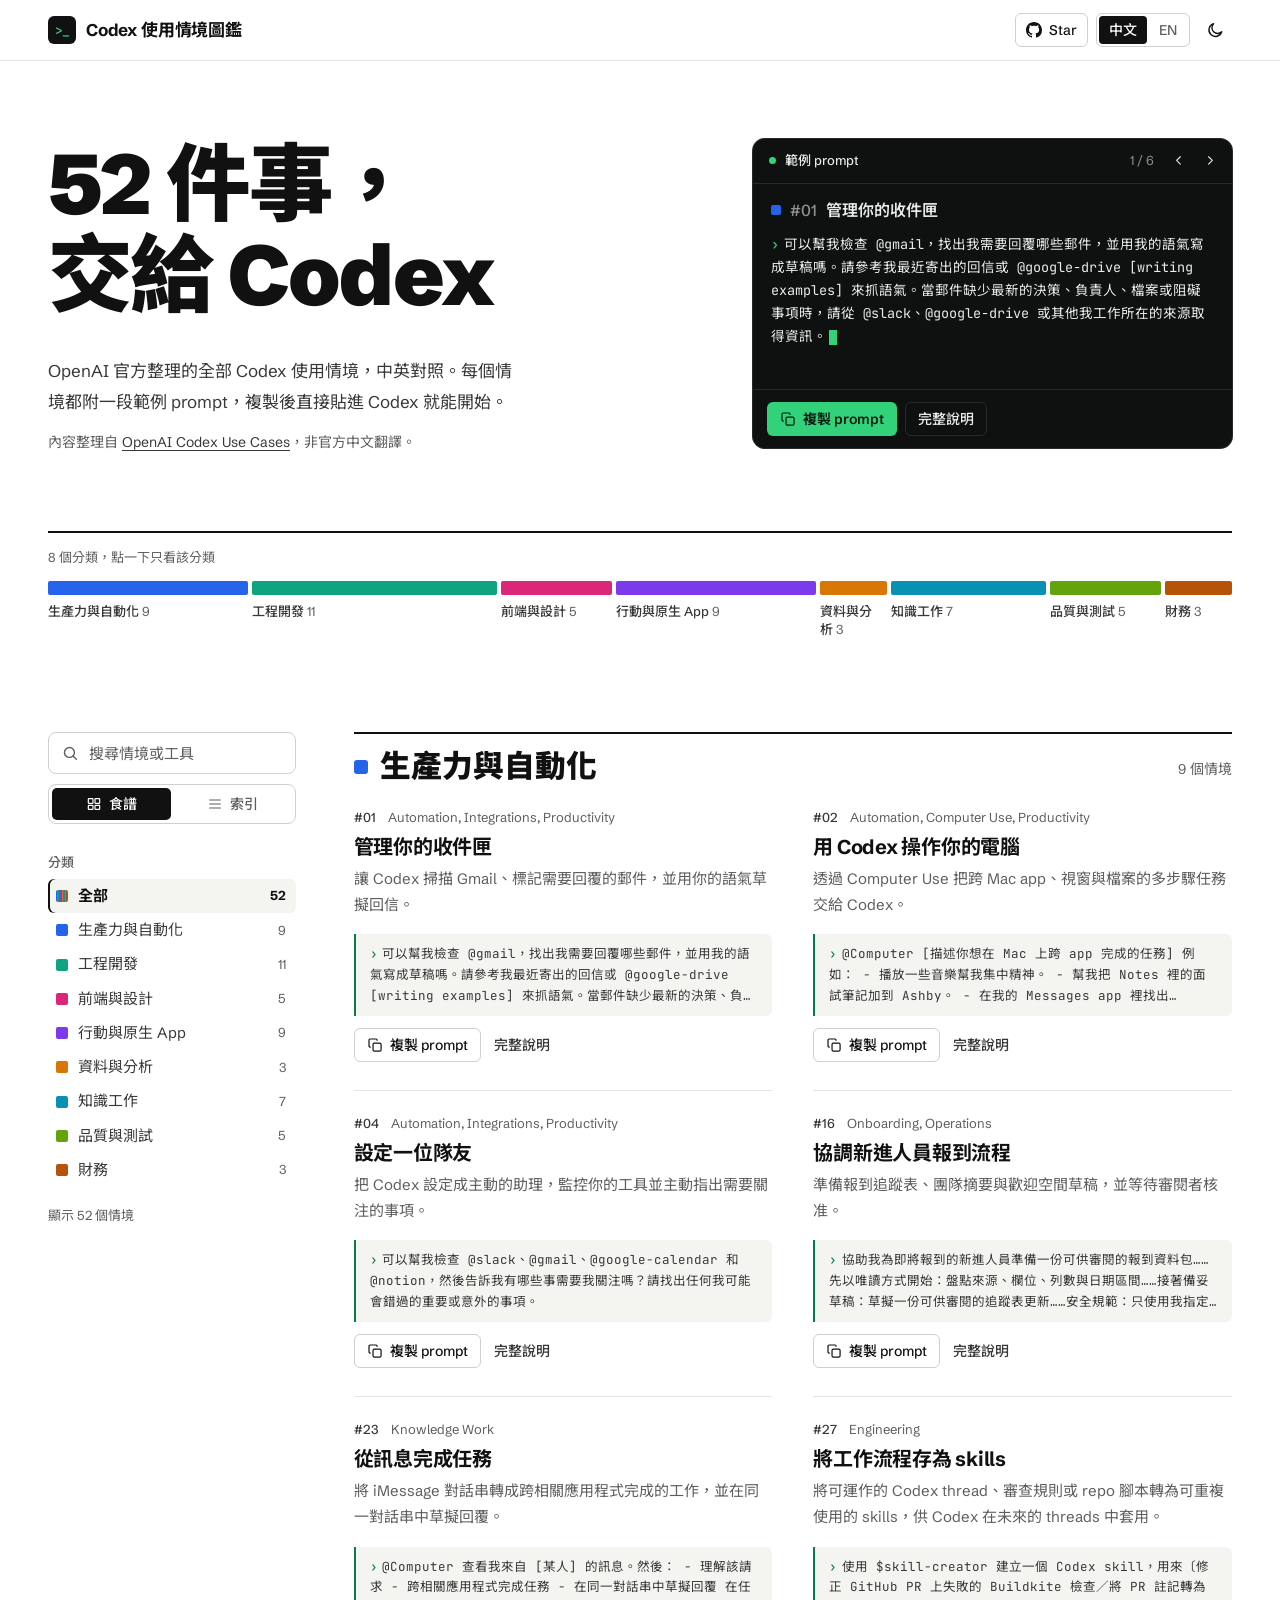
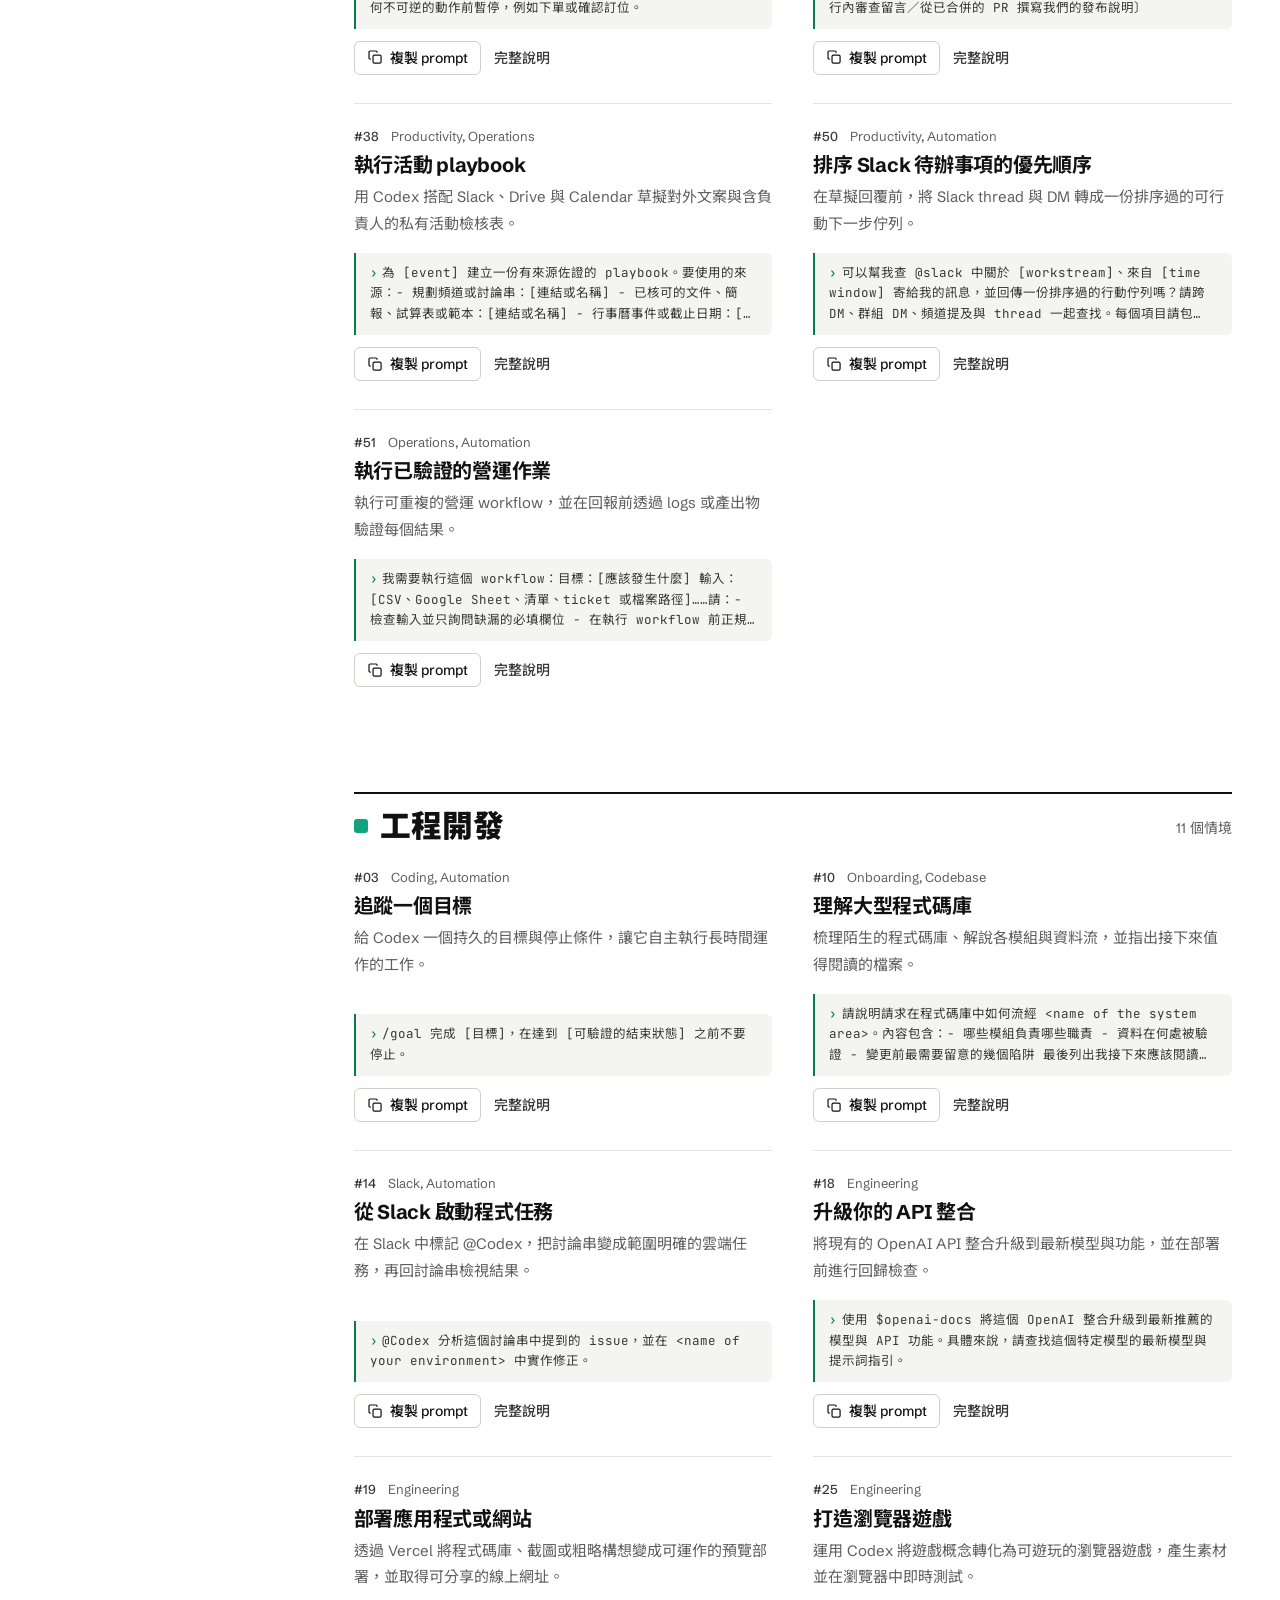
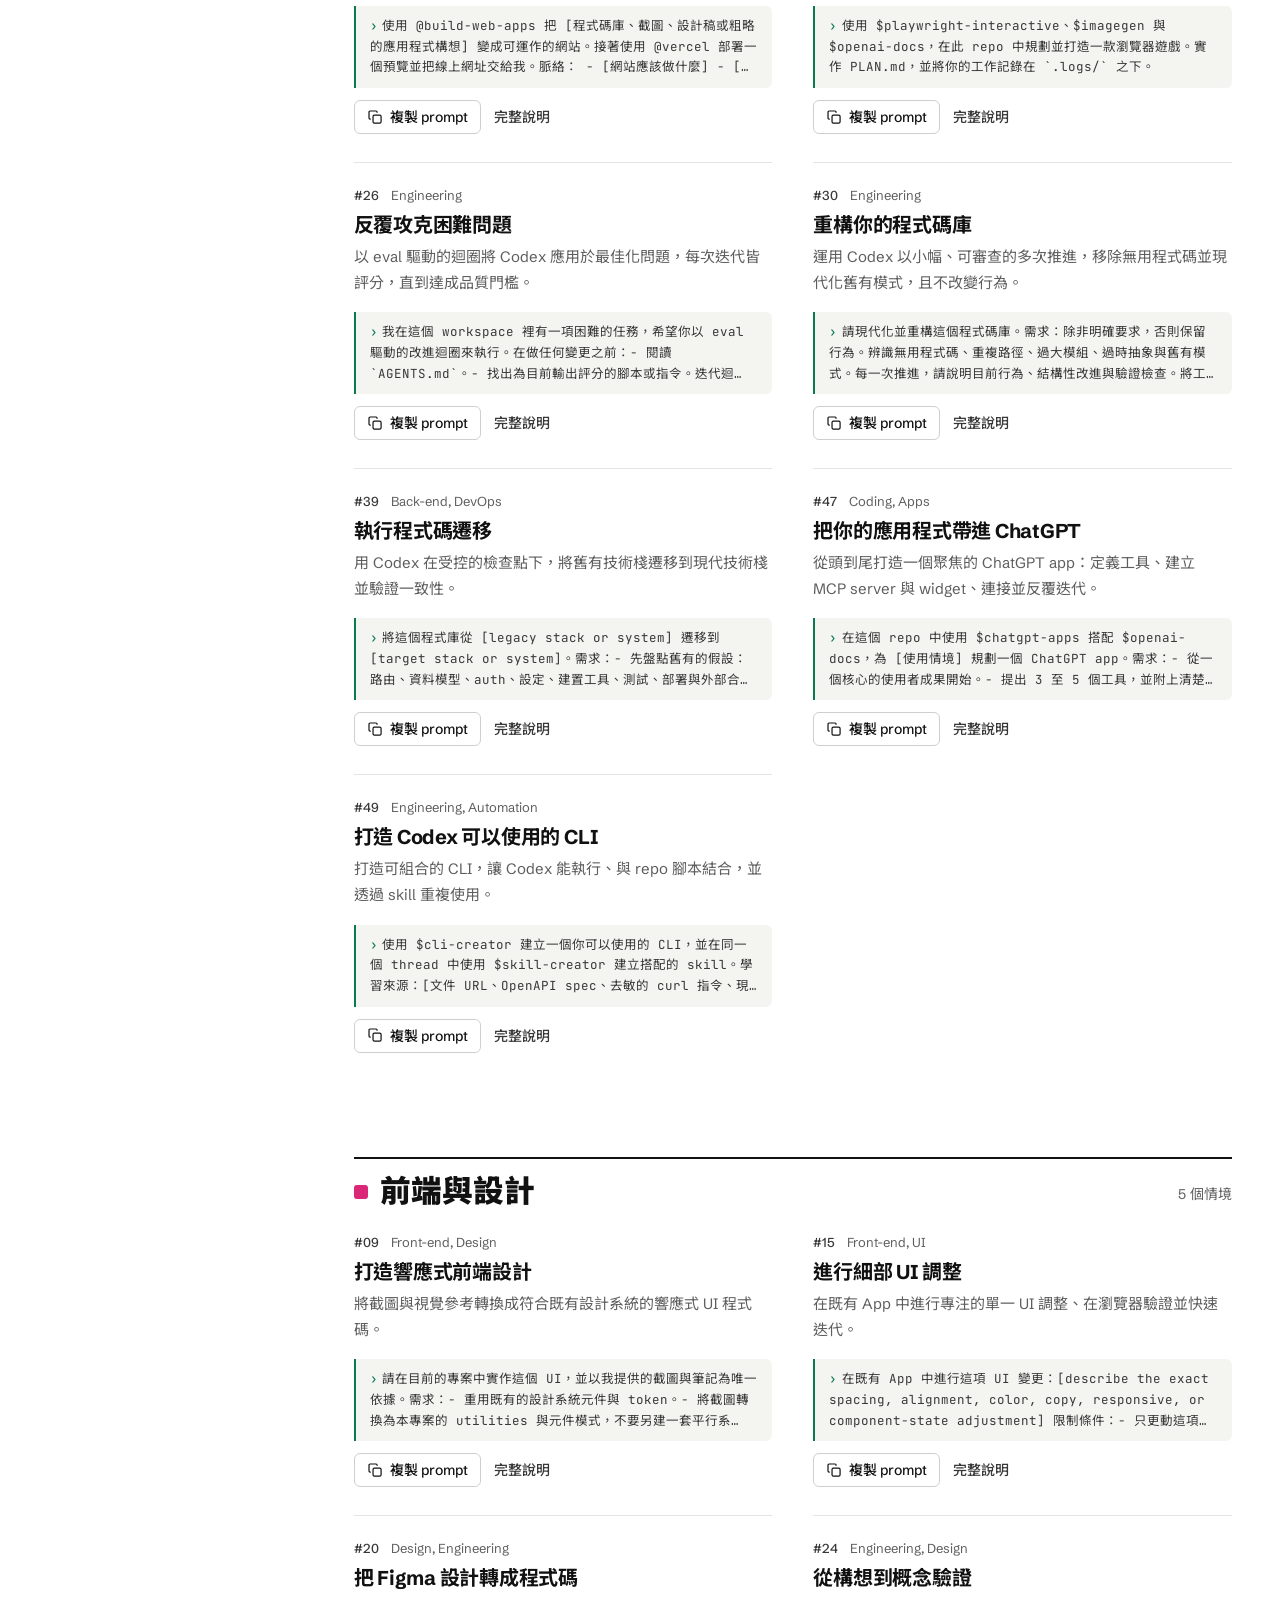
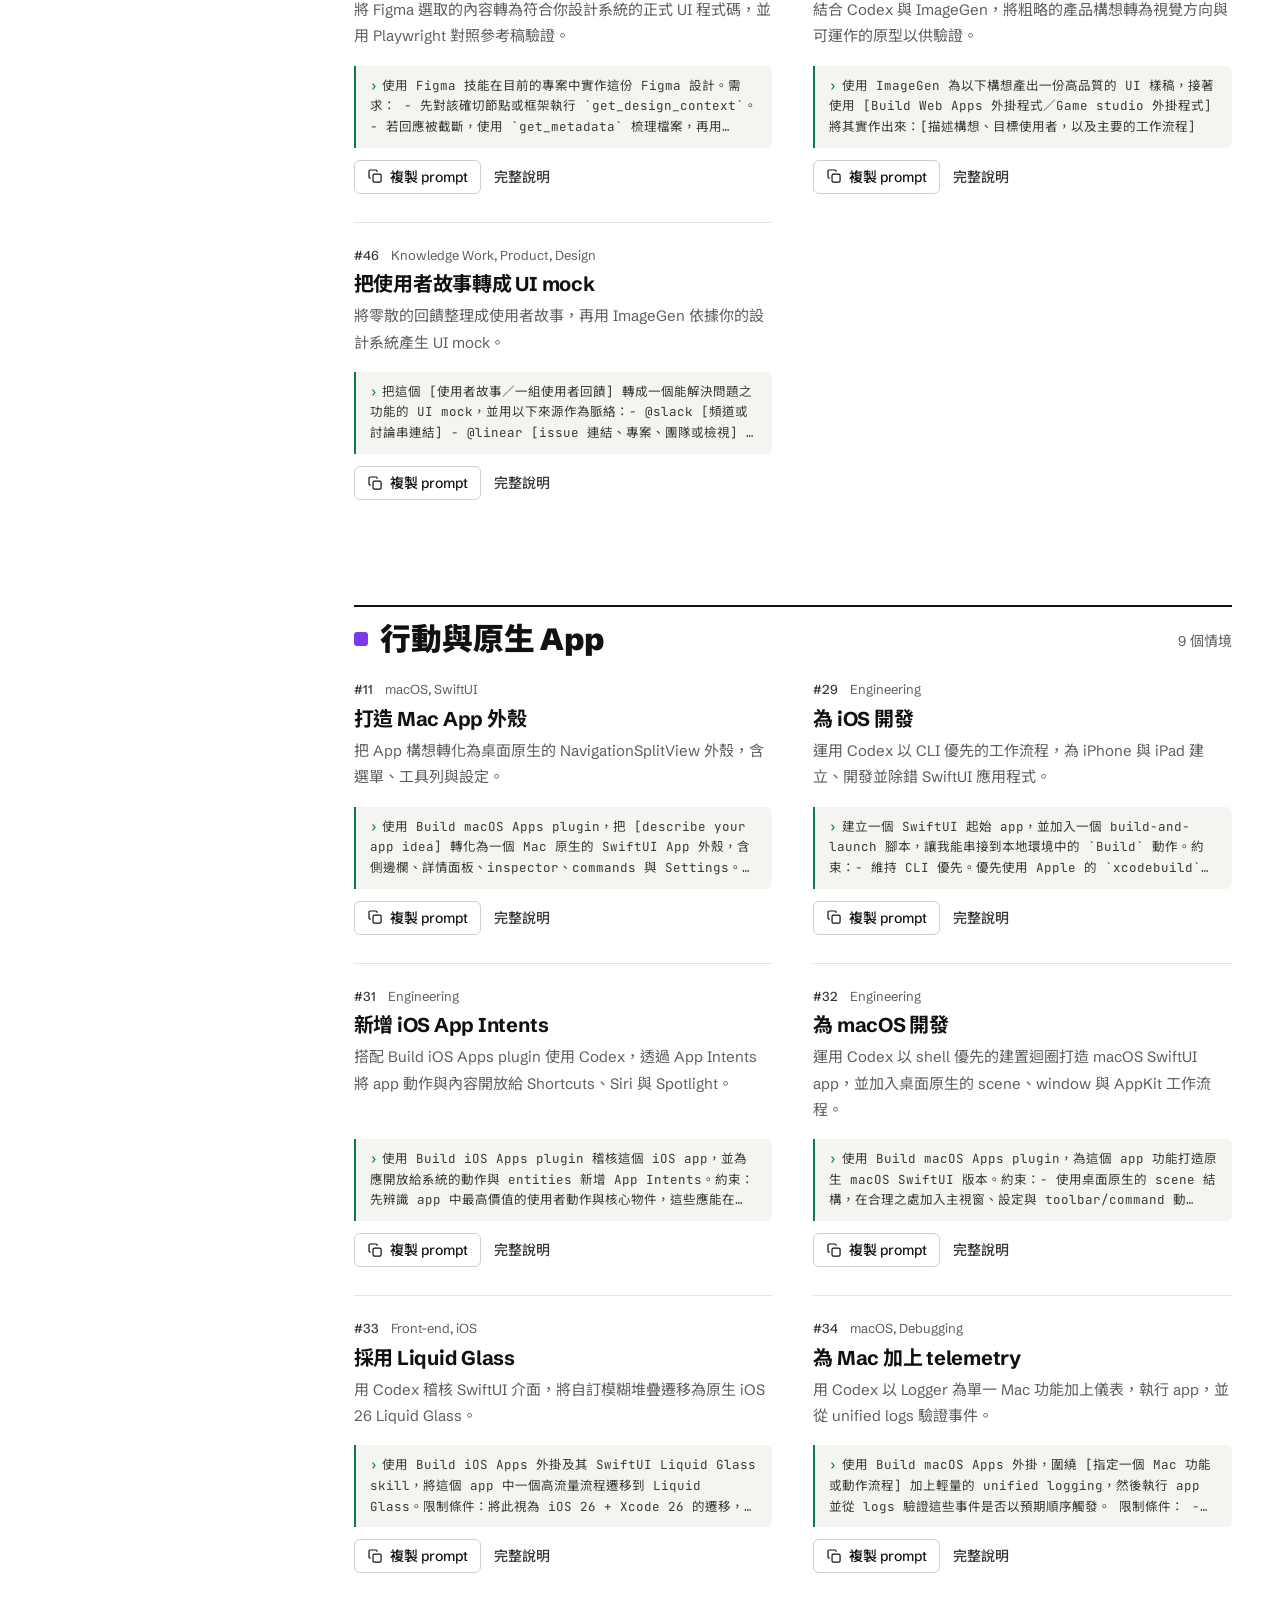
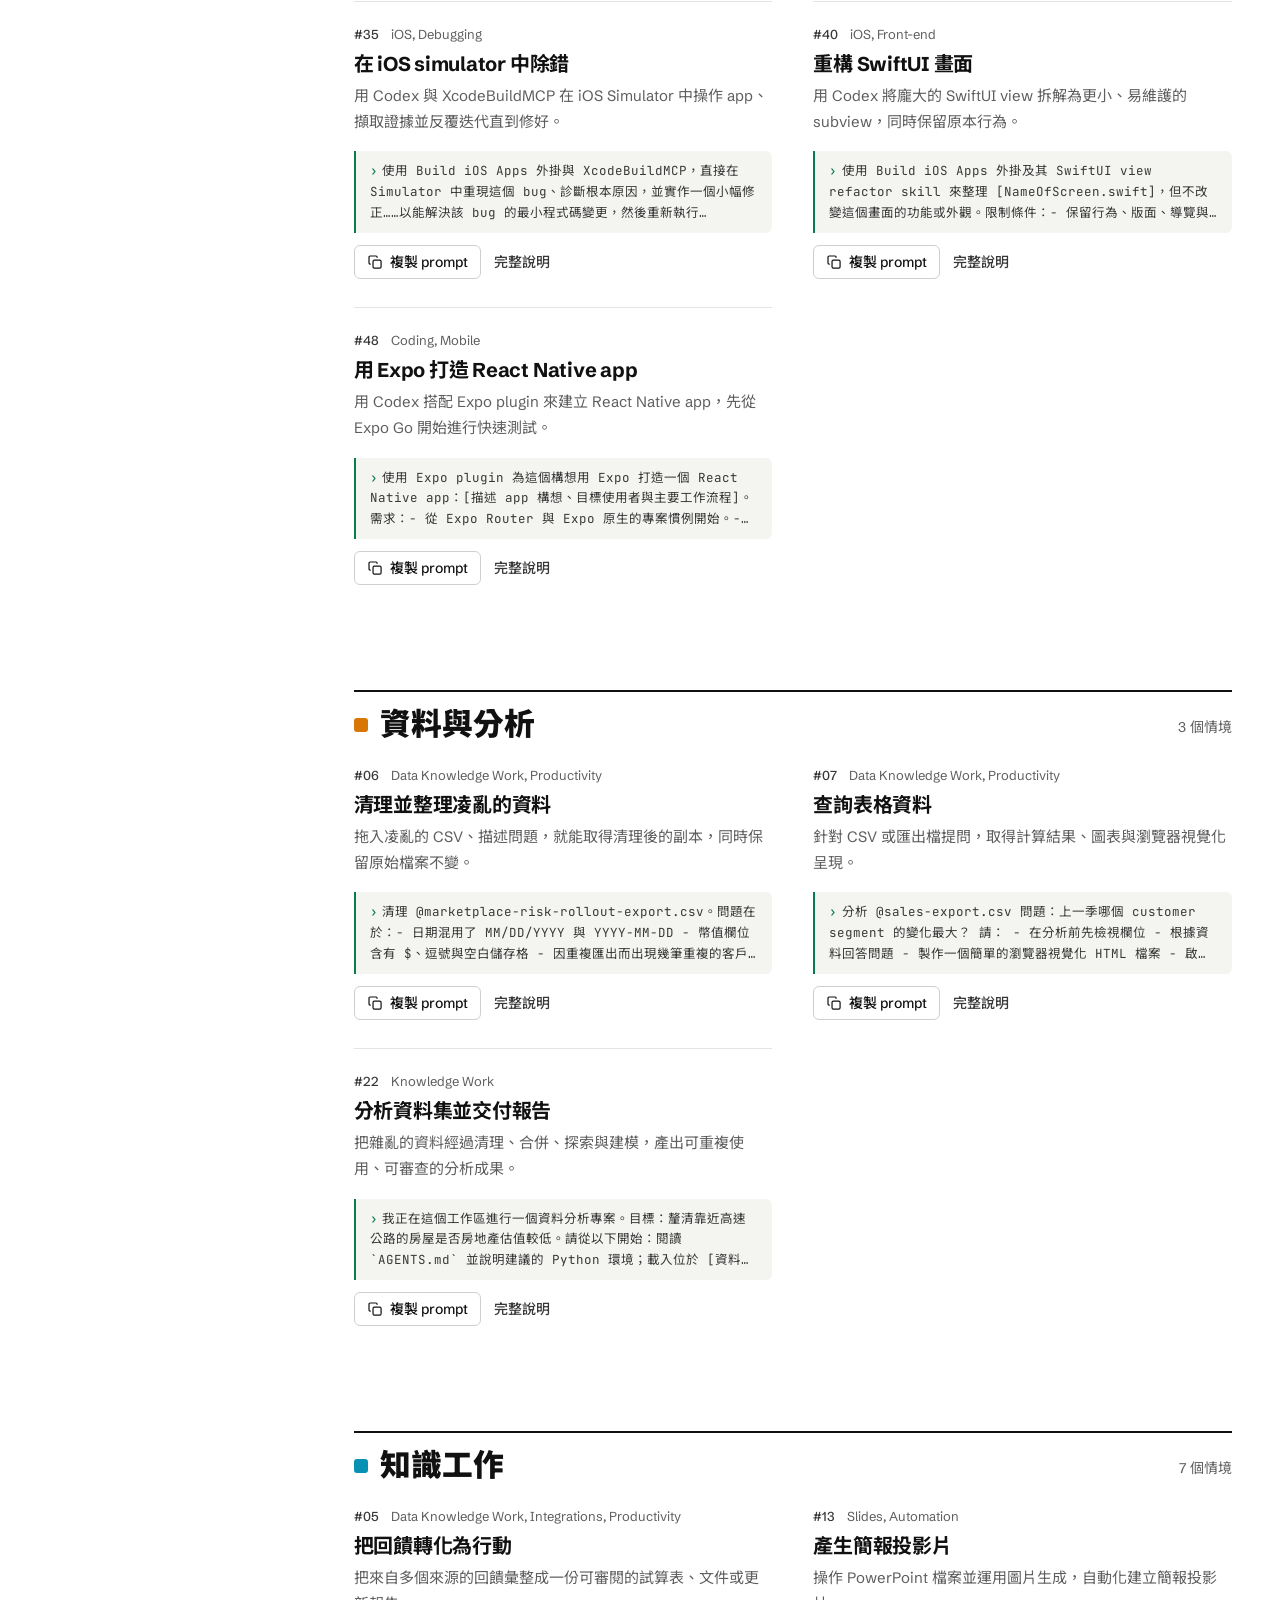
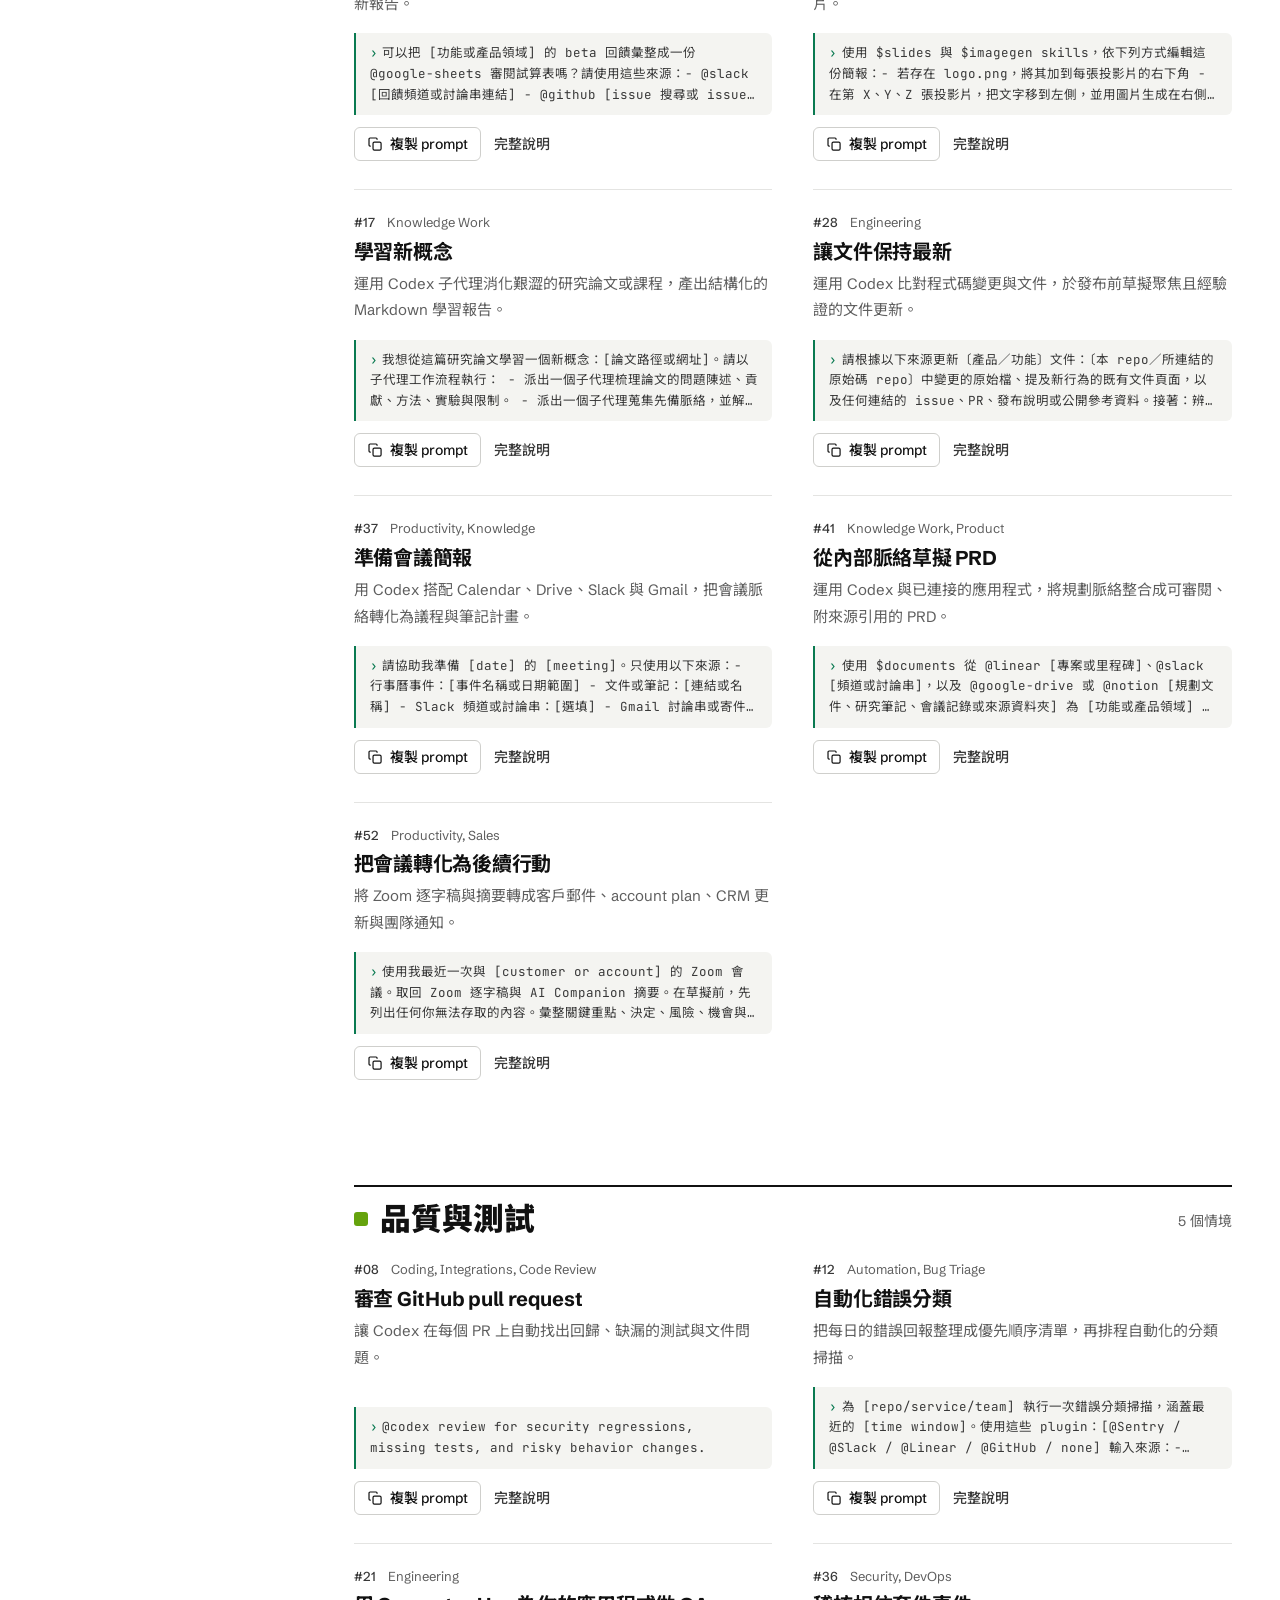
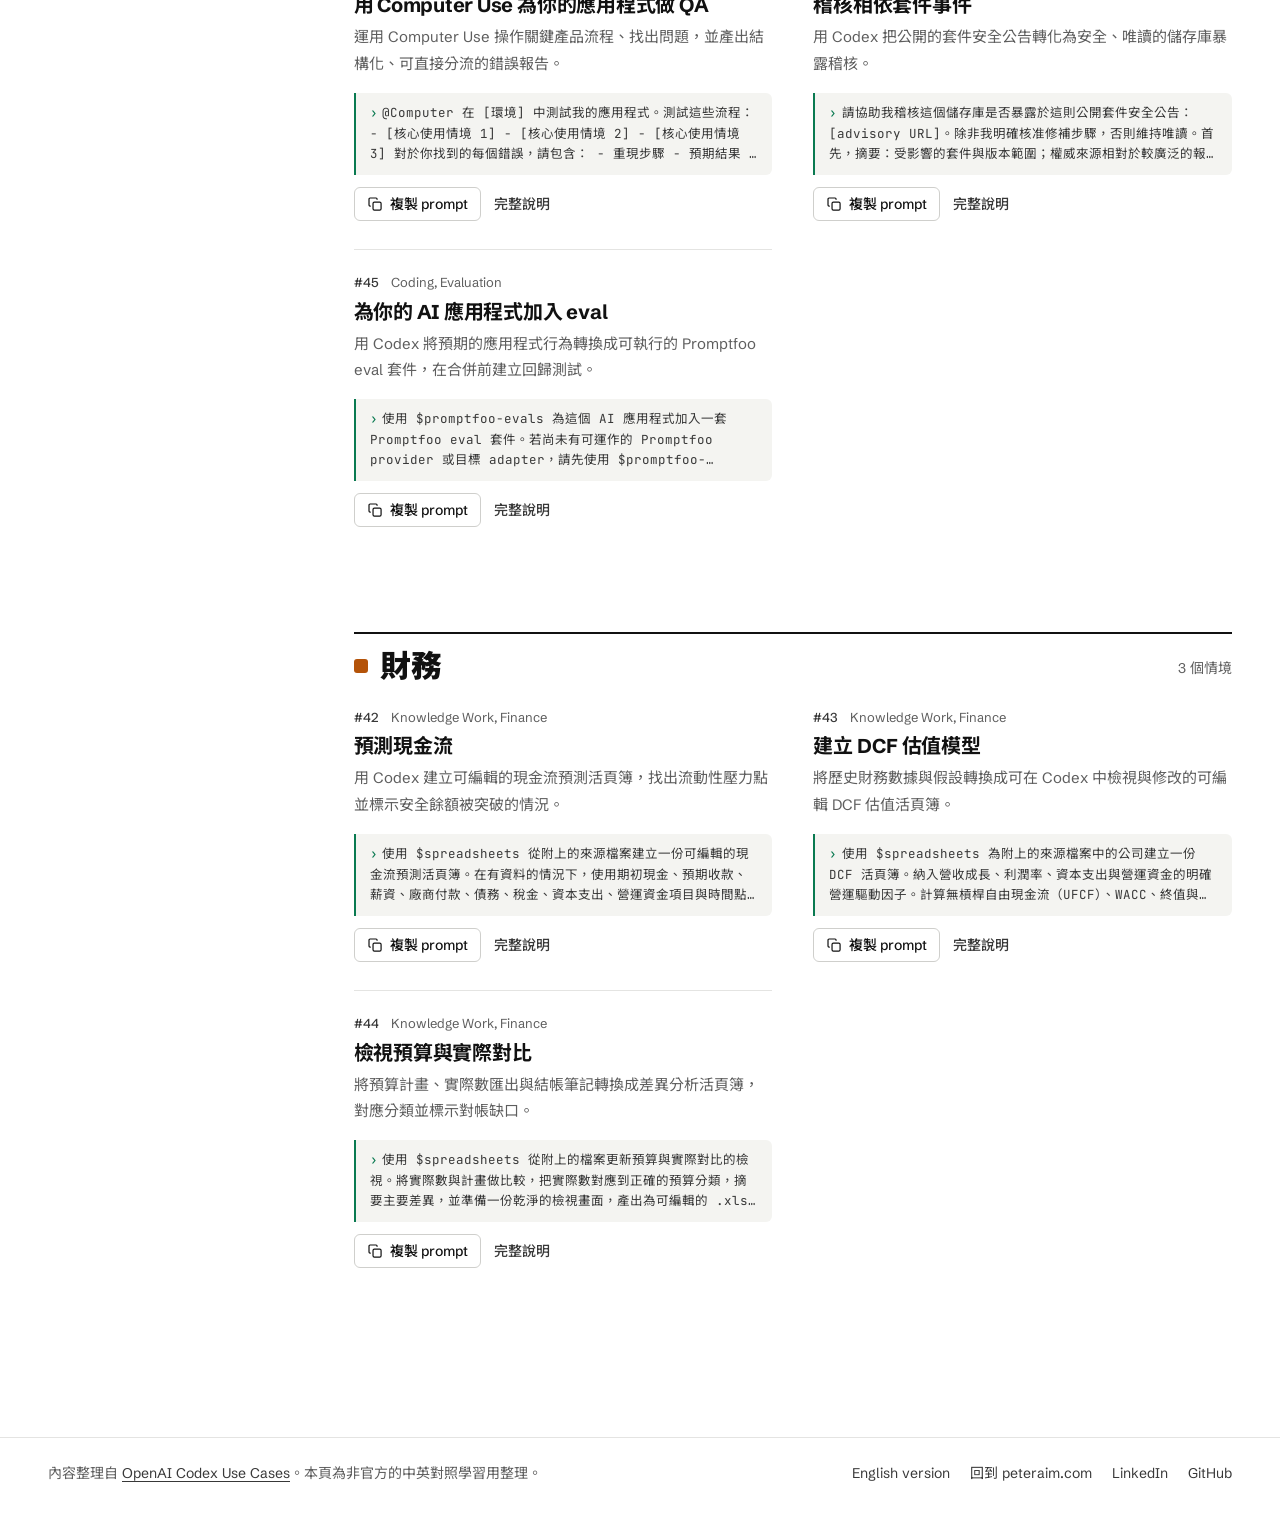
<file: index.html>
<!doctype html>
<html lang="zh-Hant" class="no-js">
<head>
  <!-- ==== Google Analytics 4 (Measurement ID: G-SX6T85P96R) ==== -->
  <script async src="https://www.googletagmanager.com/gtag/js?id=G-SX6T85P96R"></script>
  <script>
    window.dataLayer = window.dataLayer || [];
    function gtag(){ dataLayer.push(arguments); }
    gtag('js', new Date());
    gtag('config', 'G-SX6T85P96R');
  </script>

  <meta charset="utf-8" />
  <meta name="viewport" content="width=device-width, initial-scale=1, viewport-fit=cover" />
  <script>
    /* Theme before first paint: saved choice, else the OS setting. */
    (function () {
      var d = document.documentElement, t = null;
      d.className = d.className.replace('no-js', 'js');
      try { t = localStorage.getItem('codex.theme'); } catch (e) {}
      if (t !== 'dark' && t !== 'light') t = matchMedia('(prefers-color-scheme: dark)').matches ? 'dark' : 'light';
      d.setAttribute('data-theme', t);
    })();
  </script>
  <link rel="canonical" href="https://codex-use-cases.peteraim.com/" />
  <link rel="alternate" hreflang="zh-Hant" href="https://codex-use-cases.peteraim.com/" />
  <link rel="alternate" hreflang="en" href="https://codex-use-cases.peteraim.com/en/" />
  <link rel="alternate" hreflang="x-default" href="https://codex-use-cases.peteraim.com/" />
  <meta property="og:url" content="https://codex-use-cases.peteraim.com/" />
  <title>Codex 使用情境圖鑑 · Codex Use Cases</title>
  <meta name="description" content="OpenAI Codex 全部使用情境的中英對照互動圖鑑 · An interactive bilingual (中/EN) gallery of every OpenAI Codex use case." />

  <!-- Open Graph -->
  <meta property="og:title" content="Codex 使用情境圖鑑 · Codex Use Cases" />
  <meta property="og:description" content="OpenAI Codex 全部使用情境的中英對照互動圖鑑。" />
  <meta property="og:type" content="website" />

  <!-- Fonts: Schibsted Grotesk (Latin) + Noto Sans TC (繁中) + JetBrains Mono (prompts) -->
  <link rel="preconnect" href="https://fonts.googleapis.com" />
  <link rel="preconnect" href="https://fonts.gstatic.com" crossorigin />
  <link href="https://fonts.googleapis.com/css2?family=Schibsted+Grotesk:wght@400;500;700;800&family=Noto+Sans+TC:wght@400;500;700;900&family=JetBrains+Mono:wght@400;500&display=swap" rel="stylesheet" />

  <link rel="stylesheet" href="assets/styles.css" />
  <link rel="icon" href="data:image/svg+xml,<svg xmlns='http://www.w3.org/2000/svg' viewBox='0 0 100 100'><rect width='100' height='100' rx='18' fill='%23111111'/><text x='50' y='68' font-size='56' text-anchor='middle' fill='%2333d17a' font-family='monospace'>&gt;_</text></svg>" />
  <meta property="og:image" content="https://codex-use-cases.peteraim.com/og-image.png">
  <meta property="og:image:width" content="1200">
  <meta property="og:image:height" content="630">
  <meta name="twitter:image" content="https://codex-use-cases.peteraim.com/og-image.png">
  <meta name="twitter:card" content="summary_large_image">
</head>
<body>
  <a class="skip" href="#browse" data-i18n="skip">跳到情境列表</a>

  <header class="top">
    <div class="top__in">
      <a class="brand" href="/" aria-label="Codex 使用情境圖鑑">
        <span class="brand__mark" aria-hidden="true">&gt;_</span>
        <span class="brand__name" data-i18n="brand">Codex 使用情境圖鑑</span>
      </a>
      <nav class="top__tools">
        <a class="ghstar" href="https://github.com/tingwei161803/codex-use-cases" target="_blank" rel="noopener" aria-label="Star on GitHub">
          <svg class="ico" viewBox="0 0 16 16" aria-hidden="true" fill="currentColor"><path d="M8 0C3.58 0 0 3.58 0 8c0 3.54 2.29 6.53 5.47 7.59.4.07.55-.17.55-.38 0-.19-.01-.82-.01-1.49-2.01.37-2.53-.49-2.69-.94-.09-.23-.48-.94-.82-1.13-.28-.15-.68-.52-.01-.53.63-.01 1.08.58 1.23.82.72 1.21 1.87.87 2.33.66.07-.52.28-.87.51-1.07-1.78-.2-3.64-.89-3.64-3.95 0-.87.31-1.59.82-2.15-.08-.2-.36-1.02.08-2.12 0 0 .67-.21 2.2.82.64-.18 1.32-.27 2-.27.68 0 1.36.09 2 .27 1.53-1.04 2.2-.82 2.2-.82.44 1.1.16 1.92.08 2.12.51.56.82 1.27.82 2.15 0 3.07-1.87 3.75-3.65 3.95.29.25.54.73.54 1.48 0 1.07-.01 1.93-.01 2.2 0 .21.15.46.55.38A8.013 8.013 0 0016 8c0-4.42-3.58-8-8-8z"></path></svg>
          <span class="ghstar__text">Star</span>
          <span class="ghstar__count" id="gh-count" hidden=""></span>
        </a>
        <div class="lang" role="group" aria-label="Language">
          <a id="lang-zh" href="/" hreflang="zh-Hant" lang="zh-Hant" rel="alternate" aria-current="page">中文</a>
          <a id="lang-en" href="/en/" hreflang="en" lang="en" rel="alternate" aria-current="false">EN</a>
        </div>
        <button class="icon-btn needs-js" id="theme-toggle" type="button" aria-label="切換深色" title="切換深色"><svg class="ico" viewBox="0 0 24 24" aria-hidden="true" fill="none" stroke="currentColor" stroke-width="1.8" stroke-linecap="round" stroke-linejoin="round"><path d="M20.5 14.1A8.5 8.5 0 1 1 9.9 3.5a6.6 6.6 0 0 0 10.6 10.6Z"></path></svg></button>
      </nav>
    </div>
  </header>

  <section class="hero wrap">
    <div class="hero__text">
      <h1 data-i18n-html="heroTitle">52 件事，<br>交給 Codex</h1>
      <p class="hero__desc" data-i18n="heroDesc">OpenAI 官方整理的全部 Codex 使用情境，中英對照。每個情境都附一段範例 prompt，複製後直接貼進 Codex 就能開始。</p>
      <p class="hero__src" data-i18n-html="heroSource">內容整理自 <a href="https://developers.openai.com/codex/use-cases" target="_blank" rel="noopener">OpenAI Codex Use Cases</a>，非官方中文翻譯。</p>
    </div>
    <div class="term term--hero" id="term">
      <div class="term__bar">
        <span class="term__label">範例 prompt</span>
        <span class="term__pos" aria-live="polite">1 / 6</span>
        <button class="term__step" type="button" data-feat="-1" aria-label="上一個範例"><svg class="ico" viewBox="0 0 24 24" aria-hidden="true" fill="none" stroke="currentColor" stroke-width="1.8" stroke-linecap="round" stroke-linejoin="round"><path d="m15 18-6-6 6-6"></path></svg></button>
        <button class="term__step" type="button" data-feat="1" aria-label="下一個範例"><svg class="ico" viewBox="0 0 24 24" aria-hidden="true" fill="none" stroke="currentColor" stroke-width="1.8" stroke-linecap="round" stroke-linejoin="round"><path d="m9 18 6-6-6-6"></path></svg></button>
      </div>
      <a class="term__title" href="#manage-your-inbox" data-open="manage-your-inbox" style="--cat:var(--c-productivity)">
        <span class="sw" aria-hidden="true"></span><span class="term__num">#01</span>管理你的收件匣
      </a>
      <pre class="term__body"><span class="term__caret" aria-hidden="true">›</span>可以幫我檢查 @gmail，找出我需要回覆哪些郵件，並用我的語氣寫成草稿嗎。請參考我最近寄出的回信或 @google-drive [writing examples] 來抓語氣。當郵件缺少最新的決策、負責人、檔案或阻礙事項時，請從 @slack、@google-drive 或其他我工作所在的來源取得資訊。<span class="term__cursor" aria-hidden="true"></span></pre>
      <div class="term__foot">
        <button class="btn btn--go needs-js" type="button" data-copy="manage-your-inbox"><svg class="ico" viewBox="0 0 24 24" aria-hidden="true" fill="none" stroke="currentColor" stroke-width="1.8" stroke-linecap="round" stroke-linejoin="round"><rect x="9" y="9" width="12" height="12" rx="2"></rect><path d="M5 15H4.5A1.5 1.5 0 0 1 3 13.5v-9A1.5 1.5 0 0 1 4.5 3h9A1.5 1.5 0 0 1 15 4.5V5"></path></svg><span>複製 prompt</span></button>
        <a class="btn btn--ghost" href="#manage-your-inbox" data-open="manage-your-inbox">完整說明</a>
      </div></div>
    <div class="dist">
      <p class="dist__label" id="dist-label">8 個分類，點一下只看該分類</p>
      <div class="dist__bar" id="dist">
      <button class="dist__seg" type="button" data-cat="productivity" aria-pressed="false" style="--cat:var(--c-productivity); flex-grow:9">
        <span class="dist__fill" aria-hidden="true"></span>
        <span class="dist__txt"><span class="dist__name">生產力與自動化</span> <span class="dist__n">9</span></span>
      </button>
      <button class="dist__seg" type="button" data-cat="coding" aria-pressed="false" style="--cat:var(--c-coding); flex-grow:11">
        <span class="dist__fill" aria-hidden="true"></span>
        <span class="dist__txt"><span class="dist__name">工程開發</span> <span class="dist__n">11</span></span>
      </button>
      <button class="dist__seg" type="button" data-cat="frontend" aria-pressed="false" style="--cat:var(--c-frontend); flex-grow:5">
        <span class="dist__fill" aria-hidden="true"></span>
        <span class="dist__txt"><span class="dist__name">前端與設計</span> <span class="dist__n">5</span></span>
      </button>
      <button class="dist__seg" type="button" data-cat="mobile" aria-pressed="false" style="--cat:var(--c-mobile); flex-grow:9">
        <span class="dist__fill" aria-hidden="true"></span>
        <span class="dist__txt"><span class="dist__name">行動與原生 App</span> <span class="dist__n">9</span></span>
      </button>
      <button class="dist__seg" type="button" data-cat="data" aria-pressed="false" style="--cat:var(--c-data); flex-grow:3">
        <span class="dist__fill" aria-hidden="true"></span>
        <span class="dist__txt"><span class="dist__name">資料與分析</span> <span class="dist__n">3</span></span>
      </button>
      <button class="dist__seg" type="button" data-cat="knowledge" aria-pressed="false" style="--cat:var(--c-knowledge); flex-grow:7">
        <span class="dist__fill" aria-hidden="true"></span>
        <span class="dist__txt"><span class="dist__name">知識工作</span> <span class="dist__n">7</span></span>
      </button>
      <button class="dist__seg" type="button" data-cat="quality" aria-pressed="false" style="--cat:var(--c-quality); flex-grow:5">
        <span class="dist__fill" aria-hidden="true"></span>
        <span class="dist__txt"><span class="dist__name">品質與測試</span> <span class="dist__n">5</span></span>
      </button>
      <button class="dist__seg" type="button" data-cat="finance" aria-pressed="false" style="--cat:var(--c-finance); flex-grow:3">
        <span class="dist__fill" aria-hidden="true"></span>
        <span class="dist__txt"><span class="dist__name">財務</span> <span class="dist__n">3</span></span>
      </button></div>
    </div>
  </section>

  <div class="browse wrap" id="browse">
    <aside class="side">
      <div class="side__in">
        <label class="search needs-js">
          <span class="sr-only" data-i18n="searchLabel">搜尋情境</span>
          <svg class="ico" viewBox="0 0 24 24" aria-hidden="true" fill="none" stroke="currentColor" stroke-width="1.8" stroke-linecap="round"><circle cx="11" cy="11" r="6.5"></circle><path d="m20 20-4.4-4.4"></path></svg>
          <input id="search" type="search" autocomplete="off" placeholder="搜尋情境或工具">
          <button class="search__clear" id="search-clear" type="button" data-i18n-aria="searchClear" aria-label="清除搜尋" hidden="">
            <svg class="ico" viewBox="0 0 24 24" aria-hidden="true" fill="none" stroke="currentColor" stroke-width="1.8" stroke-linecap="round"><path d="M18 6 6 18M6 6l12 12"></path></svg>
          </button>
        </label>
        <div class="viewtoggle needs-js" id="viewtoggle" role="group" data-i18n-aria="viewLabel" aria-label="檢視方式">
          <button type="button" data-view="prompts" aria-pressed="true"><svg class="ico" viewBox="0 0 24 24" aria-hidden="true" fill="none" stroke="currentColor" stroke-width="1.8"><rect x="3.5" y="4" width="7" height="7" rx="1"></rect><rect x="13.5" y="4" width="7" height="7" rx="1"></rect><rect x="3.5" y="14" width="7" height="6" rx="1"></rect><rect x="13.5" y="14" width="7" height="6" rx="1"></rect></svg><span data-i18n="viewPrompts">食譜</span></button>
          <button type="button" data-view="index" aria-pressed="false"><svg class="ico" viewBox="0 0 24 24" aria-hidden="true" fill="none" stroke="currentColor" stroke-width="1.8" stroke-linecap="round"><path d="M4 6h16M4 12h16M4 18h16"></path></svg><span data-i18n="viewIndex">索引</span></button>
        </div>
        <nav class="cats-wrap" data-i18n-aria="catsLabel" aria-label="分類">
          <h2 class="side__h" data-i18n="catsLabel">分類</h2>
          <ul class="cats" id="cats">
      <li><button class="cat" type="button" data-cat="all" aria-pressed="true">
        <span class="sw sw--all" aria-hidden="true"></span>
        <span class="cat__name">全部</span>
        <span class="cat__n">52</span>
      </button></li>
      <li><button class="cat" type="button" data-cat="productivity" aria-pressed="false" style="--cat:var(--c-productivity)">
        <span class="sw" aria-hidden="true"></span>
        <span class="cat__name">生產力與自動化</span>
        <span class="cat__n">9</span>
      </button></li>
      <li><button class="cat" type="button" data-cat="coding" aria-pressed="false" style="--cat:var(--c-coding)">
        <span class="sw" aria-hidden="true"></span>
        <span class="cat__name">工程開發</span>
        <span class="cat__n">11</span>
      </button></li>
      <li><button class="cat" type="button" data-cat="frontend" aria-pressed="false" style="--cat:var(--c-frontend)">
        <span class="sw" aria-hidden="true"></span>
        <span class="cat__name">前端與設計</span>
        <span class="cat__n">5</span>
      </button></li>
      <li><button class="cat" type="button" data-cat="mobile" aria-pressed="false" style="--cat:var(--c-mobile)">
        <span class="sw" aria-hidden="true"></span>
        <span class="cat__name">行動與原生 App</span>
        <span class="cat__n">9</span>
      </button></li>
      <li><button class="cat" type="button" data-cat="data" aria-pressed="false" style="--cat:var(--c-data)">
        <span class="sw" aria-hidden="true"></span>
        <span class="cat__name">資料與分析</span>
        <span class="cat__n">3</span>
      </button></li>
      <li><button class="cat" type="button" data-cat="knowledge" aria-pressed="false" style="--cat:var(--c-knowledge)">
        <span class="sw" aria-hidden="true"></span>
        <span class="cat__name">知識工作</span>
        <span class="cat__n">7</span>
      </button></li>
      <li><button class="cat" type="button" data-cat="quality" aria-pressed="false" style="--cat:var(--c-quality)">
        <span class="sw" aria-hidden="true"></span>
        <span class="cat__name">品質與測試</span>
        <span class="cat__n">5</span>
      </button></li>
      <li><button class="cat" type="button" data-cat="finance" aria-pressed="false" style="--cat:var(--c-finance)">
        <span class="sw" aria-hidden="true"></span>
        <span class="cat__name">財務</span>
        <span class="cat__n">3</span>
      </button></li></ul>
        </nav>
        <p class="results" id="results" aria-live="polite">顯示 52 個情境</p>
      </div>
    </aside>

    <main class="list" id="list" aria-live="polite" data-view="prompts">
      <section class="group" id="cat-productivity" style="--cat:var(--c-productivity)" aria-labelledby="h-productivity">
        <header class="group__head">
          <h2 id="h-productivity"><span class="sw sw--lg" aria-hidden="true"></span>生產力與自動化</h2>
          <span class="group__n">9 個情境</span>
        </header>
        <div class="ucs">
      <article class="uc">
        <p class="uc__meta"><span class="uc__num">#01</span><span class="uc__tags">Automation, Integrations, Productivity</span></p>
        <h3 class="uc__title"><a href="#manage-your-inbox" data-open="manage-your-inbox">管理你的收件匣</a></h3>
        <p class="uc__sum">讓 Codex 掃描 Gmail、標記需要回覆的郵件，並用你的語氣草擬回信。</p>
        <a class="uc__prompt" href="#manage-your-inbox" data-open="manage-your-inbox" tabindex="-1" aria-hidden="true"><span class="uc__ptext"><span class="uc__caret">›</span>可以幫我檢查 @gmail，找出我需要回覆哪些郵件，並用我的語氣寫成草稿嗎。請參考我最近寄出的回信或 @google-drive [writing examples] 來抓語氣。當郵件缺少最新的決策、負責人、檔案或阻礙事項時，請從 @slack、@google-drive 或其他我工作所在的來源取得資訊。</span></a>
        <div class="uc__act">
          <button class="btn btn--line needs-js" type="button" data-copy="manage-your-inbox"><svg class="ico" viewBox="0 0 24 24" aria-hidden="true" fill="none" stroke="currentColor" stroke-width="1.8" stroke-linecap="round" stroke-linejoin="round"><rect x="9" y="9" width="12" height="12" rx="2"></rect><path d="M5 15H4.5A1.5 1.5 0 0 1 3 13.5v-9A1.5 1.5 0 0 1 4.5 3h9A1.5 1.5 0 0 1 15 4.5V5"></path></svg><span>複製 prompt</span></button>
          <a class="btn btn--text" href="#manage-your-inbox" data-open="manage-your-inbox">完整說明</a>
        </div>
      </article>
      <article class="uc">
        <p class="uc__meta"><span class="uc__num">#02</span><span class="uc__tags">Automation, Computer Use, Productivity</span></p>
        <h3 class="uc__title"><a href="#use-your-computer-with-codex" data-open="use-your-computer-with-codex">用 Codex 操作你的電腦</a></h3>
        <p class="uc__sum">透過 Computer Use 把跨 Mac app、視窗與檔案的多步驟任務交給 Codex。</p>
        <a class="uc__prompt" href="#use-your-computer-with-codex" data-open="use-your-computer-with-codex" tabindex="-1" aria-hidden="true"><span class="uc__ptext"><span class="uc__caret">›</span>@Computer [描述你想在 Mac 上跨 app 完成的任務]

例如：
- 播放一些音樂幫我集中精神。
- 幫我把 Notes 裡的面試筆記加到 Ashby。
- 在我的 Messages app 裡找出 Brooke 這週傳給我的旅遊點子，把最好的幾個選項加進一則名為「Yosemite ideas」的新筆記，並草擬一則回覆給她。</span></a>
        <div class="uc__act">
          <button class="btn btn--line needs-js" type="button" data-copy="use-your-computer-with-codex"><svg class="ico" viewBox="0 0 24 24" aria-hidden="true" fill="none" stroke="currentColor" stroke-width="1.8" stroke-linecap="round" stroke-linejoin="round"><rect x="9" y="9" width="12" height="12" rx="2"></rect><path d="M5 15H4.5A1.5 1.5 0 0 1 3 13.5v-9A1.5 1.5 0 0 1 4.5 3h9A1.5 1.5 0 0 1 15 4.5V5"></path></svg><span>複製 prompt</span></button>
          <a class="btn btn--text" href="#use-your-computer-with-codex" data-open="use-your-computer-with-codex">完整說明</a>
        </div>
      </article>
      <article class="uc">
        <p class="uc__meta"><span class="uc__num">#04</span><span class="uc__tags">Automation, Integrations, Productivity</span></p>
        <h3 class="uc__title"><a href="#proactive-teammate" data-open="proactive-teammate">設定一位隊友</a></h3>
        <p class="uc__sum">把 Codex 設定成主動的助理，監控你的工具並主動指出需要關注的事項。</p>
        <a class="uc__prompt" href="#proactive-teammate" data-open="proactive-teammate" tabindex="-1" aria-hidden="true"><span class="uc__ptext"><span class="uc__caret">›</span>可以幫我檢查 @slack、@gmail、@google-calendar 和 @notion，然後告訴我有哪些事需要我關注嗎？請找出任何我可能會錯過的重要或意外的事項。</span></a>
        <div class="uc__act">
          <button class="btn btn--line needs-js" type="button" data-copy="proactive-teammate"><svg class="ico" viewBox="0 0 24 24" aria-hidden="true" fill="none" stroke="currentColor" stroke-width="1.8" stroke-linecap="round" stroke-linejoin="round"><rect x="9" y="9" width="12" height="12" rx="2"></rect><path d="M5 15H4.5A1.5 1.5 0 0 1 3 13.5v-9A1.5 1.5 0 0 1 4.5 3h9A1.5 1.5 0 0 1 15 4.5V5"></path></svg><span>複製 prompt</span></button>
          <a class="btn btn--text" href="#proactive-teammate" data-open="proactive-teammate">完整說明</a>
        </div>
      </article>
      <article class="uc">
        <p class="uc__meta"><span class="uc__num">#16</span><span class="uc__tags">Onboarding, Operations</span></p>
        <h3 class="uc__title"><a href="#new-hire-onboarding" data-open="new-hire-onboarding">協調新進人員報到流程</a></h3>
        <p class="uc__sum">準備報到追蹤表、團隊摘要與歡迎空間草稿，並等待審閱者核准。</p>
        <a class="uc__prompt" href="#new-hire-onboarding" data-open="new-hire-onboarding" tabindex="-1" aria-hidden="true"><span class="uc__ptext"><span class="uc__caret">›</span>協助我為即將報到的新進人員準備一份可供審閱的報到資料包……先以唯讀方式開始：盤點來源、欄位、列數與日期區間……接著備妥草稿：草擬一份可供審閱的追蹤表更新……安全規範：只使用我指定的已核准來源……</span></a>
        <div class="uc__act">
          <button class="btn btn--line needs-js" type="button" data-copy="new-hire-onboarding"><svg class="ico" viewBox="0 0 24 24" aria-hidden="true" fill="none" stroke="currentColor" stroke-width="1.8" stroke-linecap="round" stroke-linejoin="round"><rect x="9" y="9" width="12" height="12" rx="2"></rect><path d="M5 15H4.5A1.5 1.5 0 0 1 3 13.5v-9A1.5 1.5 0 0 1 4.5 3h9A1.5 1.5 0 0 1 15 4.5V5"></path></svg><span>複製 prompt</span></button>
          <a class="btn btn--text" href="#new-hire-onboarding" data-open="new-hire-onboarding">完整說明</a>
        </div>
      </article>
      <article class="uc">
        <p class="uc__meta"><span class="uc__num">#23</span><span class="uc__tags">Knowledge Work</span></p>
        <h3 class="uc__title"><a href="#complete-tasks-from-messages" data-open="complete-tasks-from-messages">從訊息完成任務</a></h3>
        <p class="uc__sum">將 iMessage 對話串轉成跨相關應用程式完成的工作，並在同一對話串中草擬回覆。</p>
        <a class="uc__prompt" href="#complete-tasks-from-messages" data-open="complete-tasks-from-messages" tabindex="-1" aria-hidden="true"><span class="uc__ptext"><span class="uc__caret">›</span>@Computer 查看我來自 [某人] 的訊息。然後： - 理解該請求 - 跨相關應用程式完成任務 - 在同一對話串中草擬回覆 在任何不可逆的動作前暫停，例如下單或確認訂位。</span></a>
        <div class="uc__act">
          <button class="btn btn--line needs-js" type="button" data-copy="complete-tasks-from-messages"><svg class="ico" viewBox="0 0 24 24" aria-hidden="true" fill="none" stroke="currentColor" stroke-width="1.8" stroke-linecap="round" stroke-linejoin="round"><rect x="9" y="9" width="12" height="12" rx="2"></rect><path d="M5 15H4.5A1.5 1.5 0 0 1 3 13.5v-9A1.5 1.5 0 0 1 4.5 3h9A1.5 1.5 0 0 1 15 4.5V5"></path></svg><span>複製 prompt</span></button>
          <a class="btn btn--text" href="#complete-tasks-from-messages" data-open="complete-tasks-from-messages">完整說明</a>
        </div>
      </article>
      <article class="uc">
        <p class="uc__meta"><span class="uc__num">#27</span><span class="uc__tags">Engineering</span></p>
        <h3 class="uc__title"><a href="#reusable-codex-skills" data-open="reusable-codex-skills">將工作流程存為 skills</a></h3>
        <p class="uc__sum">將可運作的 Codex thread、審查規則或 repo 腳本轉為可重複使用的 skills，供 Codex 在未來的 threads 中套用。</p>
        <a class="uc__prompt" href="#reusable-codex-skills" data-open="reusable-codex-skills" tabindex="-1" aria-hidden="true"><span class="uc__ptext"><span class="uc__caret">›</span>使用 $skill-creator 建立一個 Codex skill，用來〔修正 GitHub PR 上失敗的 Buildkite 檢查／將 PR 註記轉為行內審查留言／從已合併的 PR 撰寫我們的發布說明〕</span></a>
        <div class="uc__act">
          <button class="btn btn--line needs-js" type="button" data-copy="reusable-codex-skills"><svg class="ico" viewBox="0 0 24 24" aria-hidden="true" fill="none" stroke="currentColor" stroke-width="1.8" stroke-linecap="round" stroke-linejoin="round"><rect x="9" y="9" width="12" height="12" rx="2"></rect><path d="M5 15H4.5A1.5 1.5 0 0 1 3 13.5v-9A1.5 1.5 0 0 1 4.5 3h9A1.5 1.5 0 0 1 15 4.5V5"></path></svg><span>複製 prompt</span></button>
          <a class="btn btn--text" href="#reusable-codex-skills" data-open="reusable-codex-skills">完整說明</a>
        </div>
      </article>
      <article class="uc">
        <p class="uc__meta"><span class="uc__num">#38</span><span class="uc__tags">Productivity, Operations</span></p>
        <h3 class="uc__title"><a href="#event-launch-playbooks" data-open="event-launch-playbooks">執行活動 playbook</a></h3>
        <p class="uc__sum">用 Codex 搭配 Slack、Drive 與 Calendar 草擬對外文案與含負責人的私有活動檢核表。</p>
        <a class="uc__prompt" href="#event-launch-playbooks" data-open="event-launch-playbooks" tabindex="-1" aria-hidden="true"><span class="uc__ptext"><span class="uc__caret">›</span>為 [event] 建立一份有來源佐證的 playbook。要使用的來源：- 規劃頻道或討論串：[連結或名稱] - 已核可的文件、簡報、試算表或範本：[連結或名稱] - 行事曆事件或截止日期：[連結或日期] 將輸出分為：- 對外（面向參加者）文案 - 私有營運檢核表 - 負責人對應表 - 支援計畫或資源 - 仍需核可的項目 - 待解問題 - 來源附錄 不要發佈任何內容，也不要臆測缺漏的細節。把未知事項放進待解問題，並讓私有營運不出現在公開文案中。</span></a>
        <div class="uc__act">
          <button class="btn btn--line needs-js" type="button" data-copy="event-launch-playbooks"><svg class="ico" viewBox="0 0 24 24" aria-hidden="true" fill="none" stroke="currentColor" stroke-width="1.8" stroke-linecap="round" stroke-linejoin="round"><rect x="9" y="9" width="12" height="12" rx="2"></rect><path d="M5 15H4.5A1.5 1.5 0 0 1 3 13.5v-9A1.5 1.5 0 0 1 4.5 3h9A1.5 1.5 0 0 1 15 4.5V5"></path></svg><span>複製 prompt</span></button>
          <a class="btn btn--text" href="#event-launch-playbooks" data-open="event-launch-playbooks">完整說明</a>
        </div>
      </article>
      <article class="uc">
        <p class="uc__meta"><span class="uc__num">#50</span><span class="uc__tags">Productivity, Automation</span></p>
        <h3 class="uc__title"><a href="#slack-action-triage" data-open="slack-action-triage">排序 Slack 待辦事項的優先順序</a></h3>
        <p class="uc__sum">在草擬回覆前，將 Slack thread 與 DM 轉成一份排序過的可行動下一步佇列。</p>
        <a class="uc__prompt" href="#slack-action-triage" data-open="slack-action-triage" tabindex="-1" aria-hidden="true"><span class="uc__ptext"><span class="uc__caret">›</span>可以幫我查 @slack 中關於 [workstream]、來自 [time window] 寄給我的訊息，並回傳一份排序過的行動佇列嗎？請跨 DM、群組 DM、頻道提及與 thread 一起查找。每個項目請包含：- 來源連結或 thread - 對方在請求什麼 - 這需要我回覆、需要某個人或主管處理、需要文件或程式碼變更，還是只需要一個決定 - 為何它重要 - 建議的下一步 在把任何項目列為未解決之前，先讀取最新的 thread 回覆，並略過已經處理完的項目。請不要直接發送訊息，而是提供草稿供我審查。</span></a>
        <div class="uc__act">
          <button class="btn btn--line needs-js" type="button" data-copy="slack-action-triage"><svg class="ico" viewBox="0 0 24 24" aria-hidden="true" fill="none" stroke="currentColor" stroke-width="1.8" stroke-linecap="round" stroke-linejoin="round"><rect x="9" y="9" width="12" height="12" rx="2"></rect><path d="M5 15H4.5A1.5 1.5 0 0 1 3 13.5v-9A1.5 1.5 0 0 1 4.5 3h9A1.5 1.5 0 0 1 15 4.5V5"></path></svg><span>複製 prompt</span></button>
          <a class="btn btn--text" href="#slack-action-triage" data-open="slack-action-triage">完整說明</a>
        </div>
      </article>
      <article class="uc">
        <p class="uc__meta"><span class="uc__num">#51</span><span class="uc__tags">Operations, Automation</span></p>
        <h3 class="uc__title"><a href="#verified-operations-workflows" data-open="verified-operations-workflows">執行已驗證的營運作業</a></h3>
        <p class="uc__sum">執行可重複的營運 workflow，並在回報前透過 logs 或產出物驗證每個結果。</p>
        <a class="uc__prompt" href="#verified-operations-workflows" data-open="verified-operations-workflows" tabindex="-1" aria-hidden="true"><span class="uc__ptext"><span class="uc__caret">›</span>我需要執行這個 workflow：目標：[應該發生什麼] 輸入：[CSV、Google Sheet、清單、ticket 或檔案路徑]……請：- 檢查輸入並只詢問缺漏的必填欄位 - 在執行 workflow 前正規化日期、金額、負責人與 ID - 只執行已核准的範圍 - 為每個項目記錄一筆成功或失敗的列</span></a>
        <div class="uc__act">
          <button class="btn btn--line needs-js" type="button" data-copy="verified-operations-workflows"><svg class="ico" viewBox="0 0 24 24" aria-hidden="true" fill="none" stroke="currentColor" stroke-width="1.8" stroke-linecap="round" stroke-linejoin="round"><rect x="9" y="9" width="12" height="12" rx="2"></rect><path d="M5 15H4.5A1.5 1.5 0 0 1 3 13.5v-9A1.5 1.5 0 0 1 4.5 3h9A1.5 1.5 0 0 1 15 4.5V5"></path></svg><span>複製 prompt</span></button>
          <a class="btn btn--text" href="#verified-operations-workflows" data-open="verified-operations-workflows">完整說明</a>
        </div>
      </article></div>
      </section>
      <section class="group" id="cat-coding" style="--cat:var(--c-coding)" aria-labelledby="h-coding">
        <header class="group__head">
          <h2 id="h-coding"><span class="sw sw--lg" aria-hidden="true"></span>工程開發</h2>
          <span class="group__n">11 個情境</span>
        </header>
        <div class="ucs">
      <article class="uc">
        <p class="uc__meta"><span class="uc__num">#03</span><span class="uc__tags">Coding, Automation</span></p>
        <h3 class="uc__title"><a href="#follow-goals" data-open="follow-goals">追蹤一個目標</a></h3>
        <p class="uc__sum">給 Codex 一個持久的目標與停止條件，讓它自主執行長時間運作的工作。</p>
        <a class="uc__prompt" href="#follow-goals" data-open="follow-goals" tabindex="-1" aria-hidden="true"><span class="uc__ptext"><span class="uc__caret">›</span>/goal 完成 [目標]，在達到 [可驗證的結束狀態] 之前不要停止。</span></a>
        <div class="uc__act">
          <button class="btn btn--line needs-js" type="button" data-copy="follow-goals"><svg class="ico" viewBox="0 0 24 24" aria-hidden="true" fill="none" stroke="currentColor" stroke-width="1.8" stroke-linecap="round" stroke-linejoin="round"><rect x="9" y="9" width="12" height="12" rx="2"></rect><path d="M5 15H4.5A1.5 1.5 0 0 1 3 13.5v-9A1.5 1.5 0 0 1 4.5 3h9A1.5 1.5 0 0 1 15 4.5V5"></path></svg><span>複製 prompt</span></button>
          <a class="btn btn--text" href="#follow-goals" data-open="follow-goals">完整說明</a>
        </div>
      </article>
      <article class="uc">
        <p class="uc__meta"><span class="uc__num">#10</span><span class="uc__tags">Onboarding, Codebase</span></p>
        <h3 class="uc__title"><a href="#codebase-onboarding" data-open="codebase-onboarding">理解大型程式碼庫</a></h3>
        <p class="uc__sum">梳理陌生的程式碼庫、解說各模組與資料流，並指出接下來值得閱讀的檔案。</p>
        <a class="uc__prompt" href="#codebase-onboarding" data-open="codebase-onboarding" tabindex="-1" aria-hidden="true"><span class="uc__ptext"><span class="uc__caret">›</span>請說明請求在程式碼庫中如何流經 &lt;name of the system area&gt;。內容包含：- 哪些模組負責哪些職責 - 資料在何處被驗證 - 變更前最需要留意的幾個陷阱 最後列出我接下來應該閱讀的檔案。</span></a>
        <div class="uc__act">
          <button class="btn btn--line needs-js" type="button" data-copy="codebase-onboarding"><svg class="ico" viewBox="0 0 24 24" aria-hidden="true" fill="none" stroke="currentColor" stroke-width="1.8" stroke-linecap="round" stroke-linejoin="round"><rect x="9" y="9" width="12" height="12" rx="2"></rect><path d="M5 15H4.5A1.5 1.5 0 0 1 3 13.5v-9A1.5 1.5 0 0 1 4.5 3h9A1.5 1.5 0 0 1 15 4.5V5"></path></svg><span>複製 prompt</span></button>
          <a class="btn btn--text" href="#codebase-onboarding" data-open="codebase-onboarding">完整說明</a>
        </div>
      </article>
      <article class="uc">
        <p class="uc__meta"><span class="uc__num">#14</span><span class="uc__tags">Slack, Automation</span></p>
        <h3 class="uc__title"><a href="#slack-coding-tasks" data-open="slack-coding-tasks">從 Slack 啟動程式任務</a></h3>
        <p class="uc__sum">在 Slack 中標記 @Codex，把討論串變成範圍明確的雲端任務，再回討論串檢視結果。</p>
        <a class="uc__prompt" href="#slack-coding-tasks" data-open="slack-coding-tasks" tabindex="-1" aria-hidden="true"><span class="uc__ptext"><span class="uc__caret">›</span>@Codex 分析這個討論串中提到的 issue，並在 &lt;name of your environment&gt; 中實作修正。</span></a>
        <div class="uc__act">
          <button class="btn btn--line needs-js" type="button" data-copy="slack-coding-tasks"><svg class="ico" viewBox="0 0 24 24" aria-hidden="true" fill="none" stroke="currentColor" stroke-width="1.8" stroke-linecap="round" stroke-linejoin="round"><rect x="9" y="9" width="12" height="12" rx="2"></rect><path d="M5 15H4.5A1.5 1.5 0 0 1 3 13.5v-9A1.5 1.5 0 0 1 4.5 3h9A1.5 1.5 0 0 1 15 4.5V5"></path></svg><span>複製 prompt</span></button>
          <a class="btn btn--text" href="#slack-coding-tasks" data-open="slack-coding-tasks">完整說明</a>
        </div>
      </article>
      <article class="uc">
        <p class="uc__meta"><span class="uc__num">#18</span><span class="uc__tags">Engineering</span></p>
        <h3 class="uc__title"><a href="#api-integration-migrations" data-open="api-integration-migrations">升級你的 API 整合</a></h3>
        <p class="uc__sum">將現有的 OpenAI API 整合升級到最新模型與功能，並在部署前進行回歸檢查。</p>
        <a class="uc__prompt" href="#api-integration-migrations" data-open="api-integration-migrations" tabindex="-1" aria-hidden="true"><span class="uc__ptext"><span class="uc__caret">›</span>使用 $openai-docs 將這個 OpenAI 整合升級到最新推薦的模型與 API 功能。具體來說，請查找這個特定模型的最新模型與提示詞指引。</span></a>
        <div class="uc__act">
          <button class="btn btn--line needs-js" type="button" data-copy="api-integration-migrations"><svg class="ico" viewBox="0 0 24 24" aria-hidden="true" fill="none" stroke="currentColor" stroke-width="1.8" stroke-linecap="round" stroke-linejoin="round"><rect x="9" y="9" width="12" height="12" rx="2"></rect><path d="M5 15H4.5A1.5 1.5 0 0 1 3 13.5v-9A1.5 1.5 0 0 1 4.5 3h9A1.5 1.5 0 0 1 15 4.5V5"></path></svg><span>複製 prompt</span></button>
          <a class="btn btn--text" href="#api-integration-migrations" data-open="api-integration-migrations">完整說明</a>
        </div>
      </article>
      <article class="uc">
        <p class="uc__meta"><span class="uc__num">#19</span><span class="uc__tags">Engineering</span></p>
        <h3 class="uc__title"><a href="#deploy-app-or-website" data-open="deploy-app-or-website">部署應用程式或網站</a></h3>
        <p class="uc__sum">透過 Vercel 將程式碼庫、截圖或粗略構想變成可運作的預覽部署，並取得可分享的線上網址。</p>
        <a class="uc__prompt" href="#deploy-app-or-website" data-open="deploy-app-or-website" tabindex="-1" aria-hidden="true"><span class="uc__ptext"><span class="uc__caret">›</span>使用 @build-web-apps 把 [程式碼庫、截圖、設計稿或粗略的應用程式構想] 變成可運作的網站。接著使用 @vercel 部署一個預覽並把線上網址交給我。脈絡： - [網站應該做什麼] - [要使用的來源資料、API、文件或素材] - [風格或產品限制] - [任何不應變動的部分] 交付前，請執行本機建置並驗證部署已就緒。</span></a>
        <div class="uc__act">
          <button class="btn btn--line needs-js" type="button" data-copy="deploy-app-or-website"><svg class="ico" viewBox="0 0 24 24" aria-hidden="true" fill="none" stroke="currentColor" stroke-width="1.8" stroke-linecap="round" stroke-linejoin="round"><rect x="9" y="9" width="12" height="12" rx="2"></rect><path d="M5 15H4.5A1.5 1.5 0 0 1 3 13.5v-9A1.5 1.5 0 0 1 4.5 3h9A1.5 1.5 0 0 1 15 4.5V5"></path></svg><span>複製 prompt</span></button>
          <a class="btn btn--text" href="#deploy-app-or-website" data-open="deploy-app-or-website">完整說明</a>
        </div>
      </article>
      <article class="uc">
        <p class="uc__meta"><span class="uc__num">#25</span><span class="uc__tags">Engineering</span></p>
        <h3 class="uc__title"><a href="#browser-games" data-open="browser-games">打造瀏覽器遊戲</a></h3>
        <p class="uc__sum">運用 Codex 將遊戲概念轉化為可遊玩的瀏覽器遊戲，產生素材並在瀏覽器中即時測試。</p>
        <a class="uc__prompt" href="#browser-games" data-open="browser-games" tabindex="-1" aria-hidden="true"><span class="uc__ptext"><span class="uc__caret">›</span>使用 $playwright-interactive、$imagegen 與 $openai-docs，在此 repo 中規劃並打造一款瀏覽器遊戲。實作 PLAN.md，並將你的工作記錄在 `.logs/` 之下。</span></a>
        <div class="uc__act">
          <button class="btn btn--line needs-js" type="button" data-copy="browser-games"><svg class="ico" viewBox="0 0 24 24" aria-hidden="true" fill="none" stroke="currentColor" stroke-width="1.8" stroke-linecap="round" stroke-linejoin="round"><rect x="9" y="9" width="12" height="12" rx="2"></rect><path d="M5 15H4.5A1.5 1.5 0 0 1 3 13.5v-9A1.5 1.5 0 0 1 4.5 3h9A1.5 1.5 0 0 1 15 4.5V5"></path></svg><span>複製 prompt</span></button>
          <a class="btn btn--text" href="#browser-games" data-open="browser-games">完整說明</a>
        </div>
      </article>
      <article class="uc">
        <p class="uc__meta"><span class="uc__num">#26</span><span class="uc__tags">Engineering</span></p>
        <h3 class="uc__title"><a href="#iterate-on-difficult-problems" data-open="iterate-on-difficult-problems">反覆攻克困難問題</a></h3>
        <p class="uc__sum">以 eval 驅動的迴圈將 Codex 應用於最佳化問題，每次迭代皆評分，直到達成品質門檻。</p>
        <a class="uc__prompt" href="#iterate-on-difficult-problems" data-open="iterate-on-difficult-problems" tabindex="-1" aria-hidden="true"><span class="uc__ptext"><span class="uc__caret">›</span>我在這個 workspace 裡有一項困難的任務，希望你以 eval 驅動的改進迴圈來執行。在做任何變更之前：- 閱讀 `AGENTS.md`。- 找出為目前輸出評分的腳本或指令。迭代迴圈：- 一次只做一項聚焦的改進。- 在每次有意義的變更後重跑 eval 指令。- 記錄分數與變更內容。- 直接檢視產生的產物。若輸出為視覺類，使用 `view_image`。- 持續進行，直到整體分數與 LLM 平均分數皆超過 90%。約束：- 不要在第一個可接受的結果就停下。- 除非新結果在分數或產物上明顯更差，否則不要回退到先前版本。- 若 eval 有改善但仍低於目標，請說明瓶頸並繼續。輸出：- 目前最佳分數 - 主要迭代的記錄 - 仍存在的風險或弱點</span></a>
        <div class="uc__act">
          <button class="btn btn--line needs-js" type="button" data-copy="iterate-on-difficult-problems"><svg class="ico" viewBox="0 0 24 24" aria-hidden="true" fill="none" stroke="currentColor" stroke-width="1.8" stroke-linecap="round" stroke-linejoin="round"><rect x="9" y="9" width="12" height="12" rx="2"></rect><path d="M5 15H4.5A1.5 1.5 0 0 1 3 13.5v-9A1.5 1.5 0 0 1 4.5 3h9A1.5 1.5 0 0 1 15 4.5V5"></path></svg><span>複製 prompt</span></button>
          <a class="btn btn--text" href="#iterate-on-difficult-problems" data-open="iterate-on-difficult-problems">完整說明</a>
        </div>
      </article>
      <article class="uc">
        <p class="uc__meta"><span class="uc__num">#30</span><span class="uc__tags">Engineering</span></p>
        <h3 class="uc__title"><a href="#refactor-your-codebase" data-open="refactor-your-codebase">重構你的程式碼庫</a></h3>
        <p class="uc__sum">運用 Codex 以小幅、可審查的多次推進，移除無用程式碼並現代化舊有模式，且不改變行為。</p>
        <a class="uc__prompt" href="#refactor-your-codebase" data-open="refactor-your-codebase" tabindex="-1" aria-hidden="true"><span class="uc__ptext"><span class="uc__caret">›</span>請現代化並重構這個程式碼庫。需求：除非明確要求，否則保留行為。辨識無用程式碼、重複路徑、過大模組、過時抽象與舊有模式。每一次推進，請說明目前行為、結構性改進與驗證檢查。將工作拆成小幅、可審查的重構推進。維持公開 API 穩定。將框架遷移或相依套件升級標示為獨立任務。請提出一份計畫。</span></a>
        <div class="uc__act">
          <button class="btn btn--line needs-js" type="button" data-copy="refactor-your-codebase"><svg class="ico" viewBox="0 0 24 24" aria-hidden="true" fill="none" stroke="currentColor" stroke-width="1.8" stroke-linecap="round" stroke-linejoin="round"><rect x="9" y="9" width="12" height="12" rx="2"></rect><path d="M5 15H4.5A1.5 1.5 0 0 1 3 13.5v-9A1.5 1.5 0 0 1 4.5 3h9A1.5 1.5 0 0 1 15 4.5V5"></path></svg><span>複製 prompt</span></button>
          <a class="btn btn--text" href="#refactor-your-codebase" data-open="refactor-your-codebase">完整說明</a>
        </div>
      </article>
      <article class="uc">
        <p class="uc__meta"><span class="uc__num">#39</span><span class="uc__tags">Back-end, DevOps</span></p>
        <h3 class="uc__title"><a href="#code-migrations" data-open="code-migrations">執行程式碼遷移</a></h3>
        <p class="uc__sum">用 Codex 在受控的檢查點下，將舊有技術棧遷移到現代技術棧並驗證一致性。</p>
        <a class="uc__prompt" href="#code-migrations" data-open="code-migrations" tabindex="-1" aria-hidden="true"><span class="uc__ptext"><span class="uc__caret">›</span>將這個程式庫從 [legacy stack or system] 遷移到 [target stack or system]。需求：- 先盤點舊有的假設：路由、資料模型、auth、設定、建置工具、測試、部署與外部合約。- 將舊技術棧對應到新的，並標示出任何沒有直接對應的部分。- 提出一個帶有相容層或檢查點的漸進式遷移計畫，而非一次性的大型重寫……</span></a>
        <div class="uc__act">
          <button class="btn btn--line needs-js" type="button" data-copy="code-migrations"><svg class="ico" viewBox="0 0 24 24" aria-hidden="true" fill="none" stroke="currentColor" stroke-width="1.8" stroke-linecap="round" stroke-linejoin="round"><rect x="9" y="9" width="12" height="12" rx="2"></rect><path d="M5 15H4.5A1.5 1.5 0 0 1 3 13.5v-9A1.5 1.5 0 0 1 4.5 3h9A1.5 1.5 0 0 1 15 4.5V5"></path></svg><span>複製 prompt</span></button>
          <a class="btn btn--text" href="#code-migrations" data-open="code-migrations">完整說明</a>
        </div>
      </article>
      <article class="uc">
        <p class="uc__meta"><span class="uc__num">#47</span><span class="uc__tags">Coding, Apps</span></p>
        <h3 class="uc__title"><a href="#chatgpt-apps" data-open="chatgpt-apps">把你的應用程式帶進 ChatGPT</a></h3>
        <p class="uc__sum">從頭到尾打造一個聚焦的 ChatGPT app：定義工具、建立 MCP server 與 widget、連接並反覆迭代。</p>
        <a class="uc__prompt" href="#chatgpt-apps" data-open="chatgpt-apps" tabindex="-1" aria-hidden="true"><span class="uc__ptext"><span class="uc__caret">›</span>在這個 repo 中使用 $chatgpt-apps 搭配 $openai-docs，為 [使用情境] 規劃一個 ChatGPT app。需求：- 從一個核心的使用者成果開始。- 提出 3 至 5 個工具，並附上清楚的名稱、描述、輸入與輸出。- 建議 v1 是否需要 widget，或者可以從純資料開始。- MCP server 偏好使用 TypeScript，widget 偏好使用 React。- 點出 auth、部署與測試需求。產出：- 工具計畫 - 建議的檔案樹 - 黃金 prompt 集（golden prompt set）- 風險與待解問題</span></a>
        <div class="uc__act">
          <button class="btn btn--line needs-js" type="button" data-copy="chatgpt-apps"><svg class="ico" viewBox="0 0 24 24" aria-hidden="true" fill="none" stroke="currentColor" stroke-width="1.8" stroke-linecap="round" stroke-linejoin="round"><rect x="9" y="9" width="12" height="12" rx="2"></rect><path d="M5 15H4.5A1.5 1.5 0 0 1 3 13.5v-9A1.5 1.5 0 0 1 4.5 3h9A1.5 1.5 0 0 1 15 4.5V5"></path></svg><span>複製 prompt</span></button>
          <a class="btn btn--text" href="#chatgpt-apps" data-open="chatgpt-apps">完整說明</a>
        </div>
      </article>
      <article class="uc">
        <p class="uc__meta"><span class="uc__num">#49</span><span class="uc__tags">Engineering, Automation</span></p>
        <h3 class="uc__title"><a href="#agent-friendly-clis" data-open="agent-friendly-clis">打造 Codex 可以使用的 CLI</a></h3>
        <p class="uc__sum">打造可組合的 CLI，讓 Codex 能執行、與 repo 腳本結合，並透過 skill 重複使用。</p>
        <a class="uc__prompt" href="#agent-friendly-clis" data-open="agent-friendly-clis" tabindex="-1" aria-hidden="true"><span class="uc__ptext"><span class="uc__caret">›</span>使用 $cli-creator 建立一個你可以使用的 CLI，並在同一個 thread 中使用 $skill-creator 建立搭配的 skill。學習來源：[文件 URL、OpenAPI spec、去敏的 curl 指令、現有腳本路徑、log 資料夾、CSV 或 JSON 匯出檔、SQLite 資料庫路徑，或貼上的 --help 輸出]。CLI 首先要支援的工作：[從 build URL 下載失敗的 CI logs、搜尋 support tickets 並依 ID 讀取其中一筆、查詢 admin API、讀取本機資料庫，或執行現有腳本中的某一步]。選用的寫入工作：[建立草稿留言、上傳媒體、重試失敗的 job，或目前僅唯讀]。指令名稱：[cli-name，或請你建議一個]。在開始寫程式前，先向我展示提議的指令介面，並只詢問會阻擋建置的缺漏細節。</span></a>
        <div class="uc__act">
          <button class="btn btn--line needs-js" type="button" data-copy="agent-friendly-clis"><svg class="ico" viewBox="0 0 24 24" aria-hidden="true" fill="none" stroke="currentColor" stroke-width="1.8" stroke-linecap="round" stroke-linejoin="round"><rect x="9" y="9" width="12" height="12" rx="2"></rect><path d="M5 15H4.5A1.5 1.5 0 0 1 3 13.5v-9A1.5 1.5 0 0 1 4.5 3h9A1.5 1.5 0 0 1 15 4.5V5"></path></svg><span>複製 prompt</span></button>
          <a class="btn btn--text" href="#agent-friendly-clis" data-open="agent-friendly-clis">完整說明</a>
        </div>
      </article></div>
      </section>
      <section class="group" id="cat-frontend" style="--cat:var(--c-frontend)" aria-labelledby="h-frontend">
        <header class="group__head">
          <h2 id="h-frontend"><span class="sw sw--lg" aria-hidden="true"></span>前端與設計</h2>
          <span class="group__n">5 個情境</span>
        </header>
        <div class="ucs">
      <article class="uc">
        <p class="uc__meta"><span class="uc__num">#09</span><span class="uc__tags">Front-end, Design</span></p>
        <h3 class="uc__title"><a href="#frontend-designs" data-open="frontend-designs">打造響應式前端設計</a></h3>
        <p class="uc__sum">將截圖與視覺參考轉換成符合既有設計系統的響應式 UI 程式碼。</p>
        <a class="uc__prompt" href="#frontend-designs" data-open="frontend-designs" tabindex="-1" aria-hidden="true"><span class="uc__ptext"><span class="uc__caret">›</span>請在目前的專案中實作這個 UI，並以我提供的截圖與筆記為唯一依據。需求：- 重用既有的設計系統元件與 token。- 將截圖轉換為本專案的 utilities 與元件模式，不要另建一套平行系統。- 緊密符合間距、版面、層級與響應式行為。- 遵循本專案的 routing、state 與資料抓取模式。- 讓頁面在桌面與行動版皆為響應式。- 若截圖中有任何細節含糊不清，選擇仍符合整體方向的最簡單實作，並簡短註明你的假設。驗證：- 將完成的 UI 與所提供的截圖在外觀與行為上比對。- 使用 $playwright-interactive 檢查 UI 是否符合參考稿，並依需要反覆調整直到吻合。</span></a>
        <div class="uc__act">
          <button class="btn btn--line needs-js" type="button" data-copy="frontend-designs"><svg class="ico" viewBox="0 0 24 24" aria-hidden="true" fill="none" stroke="currentColor" stroke-width="1.8" stroke-linecap="round" stroke-linejoin="round"><rect x="9" y="9" width="12" height="12" rx="2"></rect><path d="M5 15H4.5A1.5 1.5 0 0 1 3 13.5v-9A1.5 1.5 0 0 1 4.5 3h9A1.5 1.5 0 0 1 15 4.5V5"></path></svg><span>複製 prompt</span></button>
          <a class="btn btn--text" href="#frontend-designs" data-open="frontend-designs">完整說明</a>
        </div>
      </article>
      <article class="uc">
        <p class="uc__meta"><span class="uc__num">#15</span><span class="uc__tags">Front-end, UI</span></p>
        <h3 class="uc__title"><a href="#make-granular-ui-changes" data-open="make-granular-ui-changes">進行細部 UI 調整</a></h3>
        <p class="uc__sum">在既有 App 中進行專注的單一 UI 調整、在瀏覽器驗證並快速迭代。</p>
        <a class="uc__prompt" href="#make-granular-ui-changes" data-open="make-granular-ui-changes" tabindex="-1" aria-hidden="true"><span class="uc__ptext"><span class="uc__caret">›</span>在既有 App 中進行這項 UI 變更：[describe the exact spacing, alignment, color, copy, responsive, or component-state adjustment] 限制條件：- 只更動這項 UI 調整所需的檔案。- 重用既有的元件、token、圖示與版面模式。- 除非我明確要求，否則維持行為、資料流與 routing 不變。- 啟動或重用 dev server，在瀏覽器中檢視目前的 UI，做最小幅度的修補，並以視覺方式驗證結果。完成這一項變更後即停止，並總結變更的檔案以及你執行的瀏覽器檢查。</span></a>
        <div class="uc__act">
          <button class="btn btn--line needs-js" type="button" data-copy="make-granular-ui-changes"><svg class="ico" viewBox="0 0 24 24" aria-hidden="true" fill="none" stroke="currentColor" stroke-width="1.8" stroke-linecap="round" stroke-linejoin="round"><rect x="9" y="9" width="12" height="12" rx="2"></rect><path d="M5 15H4.5A1.5 1.5 0 0 1 3 13.5v-9A1.5 1.5 0 0 1 4.5 3h9A1.5 1.5 0 0 1 15 4.5V5"></path></svg><span>複製 prompt</span></button>
          <a class="btn btn--text" href="#make-granular-ui-changes" data-open="make-granular-ui-changes">完整說明</a>
        </div>
      </article>
      <article class="uc">
        <p class="uc__meta"><span class="uc__num">#20</span><span class="uc__tags">Design, Engineering</span></p>
        <h3 class="uc__title"><a href="#figma-designs-to-code" data-open="figma-designs-to-code">把 Figma 設計轉成程式碼</a></h3>
        <p class="uc__sum">將 Figma 選取的內容轉為符合你設計系統的正式 UI 程式碼，並用 Playwright 對照參考稿驗證。</p>
        <a class="uc__prompt" href="#figma-designs-to-code" data-open="figma-designs-to-code" tabindex="-1" aria-hidden="true"><span class="uc__ptext"><span class="uc__caret">›</span>使用 Figma 技能在目前的專案中實作這份 Figma 設計。需求： - 先對該確切節點或框架執行 `get_design_context`。 - 若回應被截斷，使用 `get_metadata` 梳理檔案，再用 `get_design_context` 只重新抓取所需的節點。 - 在開始寫程式前對該確切變體執行 `get_screenshot`。 - 重複使用既有的設計系統元件與 token。 - 將 Figma 的產出轉譯為這個程式碼庫的工具函式與元件模式，而非另立一套平行系統。 - 緊密貼合間距、版面、層次與響應式行為。 - 遵循程式碼庫的路由、狀態與資料抓取模式。 - 讓頁面在桌機與行動裝置上都能響應式呈現。 - 若 Figma 回傳 localhost 的圖片或 SVG 來源，直接使用它們，不要建立佔位圖或新增圖示套件。驗證： - 將完成的 UI 與 Figma 參考稿在外觀與行為上比對。 - 使用 Playwright 檢查 UI 是否與參考稿相符，並視需要反覆迭代直到一致。</span></a>
        <div class="uc__act">
          <button class="btn btn--line needs-js" type="button" data-copy="figma-designs-to-code"><svg class="ico" viewBox="0 0 24 24" aria-hidden="true" fill="none" stroke="currentColor" stroke-width="1.8" stroke-linecap="round" stroke-linejoin="round"><rect x="9" y="9" width="12" height="12" rx="2"></rect><path d="M5 15H4.5A1.5 1.5 0 0 1 3 13.5v-9A1.5 1.5 0 0 1 4.5 3h9A1.5 1.5 0 0 1 15 4.5V5"></path></svg><span>複製 prompt</span></button>
          <a class="btn btn--text" href="#figma-designs-to-code" data-open="figma-designs-to-code">完整說明</a>
        </div>
      </article>
      <article class="uc">
        <p class="uc__meta"><span class="uc__num">#24</span><span class="uc__tags">Engineering, Design</span></p>
        <h3 class="uc__title"><a href="#idea-to-proof-of-concept" data-open="idea-to-proof-of-concept">從構想到概念驗證</a></h3>
        <p class="uc__sum">結合 Codex 與 ImageGen，將粗略的產品構想轉為視覺方向與可運作的原型以供驗證。</p>
        <a class="uc__prompt" href="#idea-to-proof-of-concept" data-open="idea-to-proof-of-concept" tabindex="-1" aria-hidden="true"><span class="uc__ptext"><span class="uc__caret">›</span>使用 ImageGen 為以下構想產出一份高品質的 UI 樣稿，接著使用 [Build Web Apps 外掛程式／Game studio 外掛程式] 將其實作出來：[描述構想、目標使用者，以及主要的工作流程]</span></a>
        <div class="uc__act">
          <button class="btn btn--line needs-js" type="button" data-copy="idea-to-proof-of-concept"><svg class="ico" viewBox="0 0 24 24" aria-hidden="true" fill="none" stroke="currentColor" stroke-width="1.8" stroke-linecap="round" stroke-linejoin="round"><rect x="9" y="9" width="12" height="12" rx="2"></rect><path d="M5 15H4.5A1.5 1.5 0 0 1 3 13.5v-9A1.5 1.5 0 0 1 4.5 3h9A1.5 1.5 0 0 1 15 4.5V5"></path></svg><span>複製 prompt</span></button>
          <a class="btn btn--text" href="#idea-to-proof-of-concept" data-open="idea-to-proof-of-concept">完整說明</a>
        </div>
      </article>
      <article class="uc">
        <p class="uc__meta"><span class="uc__num">#46</span><span class="uc__tags">Knowledge Work, Product, Design</span></p>
        <h3 class="uc__title"><a href="#user-stories-to-ui-mocks" data-open="user-stories-to-ui-mocks">把使用者故事轉成 UI mock</a></h3>
        <p class="uc__sum">將零散的回饋整理成使用者故事，再用 ImageGen 依據你的設計系統產生 UI mock。</p>
        <a class="uc__prompt" href="#user-stories-to-ui-mocks" data-open="user-stories-to-ui-mocks" tabindex="-1" aria-hidden="true"><span class="uc__ptext"><span class="uc__caret">›</span>把這個 [使用者故事／一組使用者回饋] 轉成一個能解決問題之功能的 UI mock，並用以下來源作為脈絡：- @slack [頻道或討論串連結] - @linear [issue 連結、專案、團隊或檢視] - @google-drive [研究筆記、問卷匯出、文件、試算表或簡報]。在進行的同時，請尊重目前的設計系統與既有的 UI [提供 Figma 檔案或截圖作為參考]。</span></a>
        <div class="uc__act">
          <button class="btn btn--line needs-js" type="button" data-copy="user-stories-to-ui-mocks"><svg class="ico" viewBox="0 0 24 24" aria-hidden="true" fill="none" stroke="currentColor" stroke-width="1.8" stroke-linecap="round" stroke-linejoin="round"><rect x="9" y="9" width="12" height="12" rx="2"></rect><path d="M5 15H4.5A1.5 1.5 0 0 1 3 13.5v-9A1.5 1.5 0 0 1 4.5 3h9A1.5 1.5 0 0 1 15 4.5V5"></path></svg><span>複製 prompt</span></button>
          <a class="btn btn--text" href="#user-stories-to-ui-mocks" data-open="user-stories-to-ui-mocks">完整說明</a>
        </div>
      </article></div>
      </section>
      <section class="group" id="cat-mobile" style="--cat:var(--c-mobile)" aria-labelledby="h-mobile">
        <header class="group__head">
          <h2 id="h-mobile"><span class="sw sw--lg" aria-hidden="true"></span>行動與原生 App</h2>
          <span class="group__n">9 個情境</span>
        </header>
        <div class="ucs">
      <article class="uc">
        <p class="uc__meta"><span class="uc__num">#11</span><span class="uc__tags">macOS, SwiftUI</span></p>
        <h3 class="uc__title"><a href="#macos-sidebar-detail-inspector" data-open="macos-sidebar-detail-inspector">打造 Mac App 外殼</a></h3>
        <p class="uc__sum">把 App 構想轉化為桌面原生的 NavigationSplitView 外殼，含選單、工具列與設定。</p>
        <a class="uc__prompt" href="#macos-sidebar-detail-inspector" data-open="macos-sidebar-detail-inspector" tabindex="-1" aria-hidden="true"><span class="uc__ptext"><span class="uc__caret">›</span>使用 Build macOS Apps plugin，把 [describe your app idea] 轉化為一個 Mac 原生的 SwiftUI App 外殼，含側邊欄、詳情面板、inspector、commands 與 Settings。

限制條件：
- 先選定 scene model。主視窗偏好使用 `WindowGroup`，並為偏好設定加入專屬的 `Settings` scene。
- 主 UI 圍繞 `NavigationSplitView` 建構，具備明確的選取狀態、原生的 `.sidebar` 清單、詳情區域，以及承載次要中繼資料或控制項的 `inspector(isPresented:)` 面板。
- 側邊欄列保持輕量且原生：一個圖示、一行標題，最多再加一行簡短的次要文字。除非有強烈的產品理由，否則不要把每一列都包進大型自訂卡片中。
- 透過 scene 層級的 `commands`、`CommandMenu`、工具列按鈕與鍵盤快捷鍵來呈現重要操作。不要把通往關鍵操作的唯一路徑藏在手勢之後。
- 視窗範圍的 UI 狀態使用 `@SceneStorage`，偏好設定使用 `@AppStorage`，側邊欄/詳情的協調則使用由父層擁有的明確選取 binding。
- 偏好使用系統材質、語意化色彩與標準側邊欄背景。僅在需要時對詳情或 inspector 的內容卡片加上自訂樣式。
- 僅在 SwiftUI 無法乾淨地表達某個特定桌面行為時，才使用範圍狹窄的 AppKit bridge。
- 建立或更新 `script/build_and_run.sh`，執行最小但有用的 build/run 檢查，並告訴我你實際使用的指令。

交付內容：
- scene 結構與主要的側邊欄/詳情/inspector 視圖
- 選單、工具列與鍵盤快捷鍵的串接
- Settings scene 與偏好設定的狀態模型
- 你新增的任何 AppKit bridge，以及為何有其必要
- build/run 的驗證步驟，以及你建議的任何桌面 UX 後續事項</span></a>
        <div class="uc__act">
          <button class="btn btn--line needs-js" type="button" data-copy="macos-sidebar-detail-inspector"><svg class="ico" viewBox="0 0 24 24" aria-hidden="true" fill="none" stroke="currentColor" stroke-width="1.8" stroke-linecap="round" stroke-linejoin="round"><rect x="9" y="9" width="12" height="12" rx="2"></rect><path d="M5 15H4.5A1.5 1.5 0 0 1 3 13.5v-9A1.5 1.5 0 0 1 4.5 3h9A1.5 1.5 0 0 1 15 4.5V5"></path></svg><span>複製 prompt</span></button>
          <a class="btn btn--text" href="#macos-sidebar-detail-inspector" data-open="macos-sidebar-detail-inspector">完整說明</a>
        </div>
      </article>
      <article class="uc">
        <p class="uc__meta"><span class="uc__num">#29</span><span class="uc__tags">Engineering</span></p>
        <h3 class="uc__title"><a href="#native-ios-apps" data-open="native-ios-apps">為 iOS 開發</a></h3>
        <p class="uc__sum">運用 Codex 以 CLI 優先的工作流程，為 iPhone 與 iPad 建立、開發並除錯 SwiftUI 應用程式。</p>
        <a class="uc__prompt" href="#native-ios-apps" data-open="native-ios-apps" tabindex="-1" aria-hidden="true"><span class="uc__ptext"><span class="uc__caret">›</span>建立一個 SwiftUI 起始 app，並加入一個 build-and-launch 腳本，讓我能串接到本地環境中的 `Build` 動作。約束：- 維持 CLI 優先。優先使用 Apple 的 `xcodebuild`；若更乾淨的設定有幫助，可以使用 Tuist。- 若此 repo 已包含完整的 Xcode 專案，請使用 XcodeBuildMCP 列出 targets、挑選正確的 scheme、建置、啟動，並在你迭代時擷取截圖……</span></a>
        <div class="uc__act">
          <button class="btn btn--line needs-js" type="button" data-copy="native-ios-apps"><svg class="ico" viewBox="0 0 24 24" aria-hidden="true" fill="none" stroke="currentColor" stroke-width="1.8" stroke-linecap="round" stroke-linejoin="round"><rect x="9" y="9" width="12" height="12" rx="2"></rect><path d="M5 15H4.5A1.5 1.5 0 0 1 3 13.5v-9A1.5 1.5 0 0 1 4.5 3h9A1.5 1.5 0 0 1 15 4.5V5"></path></svg><span>複製 prompt</span></button>
          <a class="btn btn--text" href="#native-ios-apps" data-open="native-ios-apps">完整說明</a>
        </div>
      </article>
      <article class="uc">
        <p class="uc__meta"><span class="uc__num">#31</span><span class="uc__tags">Engineering</span></p>
        <h3 class="uc__title"><a href="#ios-app-intents" data-open="ios-app-intents">新增 iOS App Intents</a></h3>
        <p class="uc__sum">搭配 Build iOS Apps plugin 使用 Codex，透過 App Intents 將 app 動作與內容開放給 Shortcuts、Siri 與 Spotlight。</p>
        <a class="uc__prompt" href="#ios-app-intents" data-open="ios-app-intents" tabindex="-1" aria-hidden="true"><span class="uc__ptext"><span class="uc__caret">›</span>使用 Build iOS Apps plugin 稽核這個 iOS app，並為應開放給系統的動作與 entities 新增 App Intents。約束：先辨識 app 中最高價值的使用者動作與核心物件，這些應能在 app 之外經由 Shortcuts、Siri、Spotlight、widgets、controls 或更新的助理驅動系統介面取用……</span></a>
        <div class="uc__act">
          <button class="btn btn--line needs-js" type="button" data-copy="ios-app-intents"><svg class="ico" viewBox="0 0 24 24" aria-hidden="true" fill="none" stroke="currentColor" stroke-width="1.8" stroke-linecap="round" stroke-linejoin="round"><rect x="9" y="9" width="12" height="12" rx="2"></rect><path d="M5 15H4.5A1.5 1.5 0 0 1 3 13.5v-9A1.5 1.5 0 0 1 4.5 3h9A1.5 1.5 0 0 1 15 4.5V5"></path></svg><span>複製 prompt</span></button>
          <a class="btn btn--text" href="#ios-app-intents" data-open="ios-app-intents">完整說明</a>
        </div>
      </article>
      <article class="uc">
        <p class="uc__meta"><span class="uc__num">#32</span><span class="uc__tags">Engineering</span></p>
        <h3 class="uc__title"><a href="#native-macos-apps" data-open="native-macos-apps">為 macOS 開發</a></h3>
        <p class="uc__sum">運用 Codex 以 shell 優先的建置迴圈打造 macOS SwiftUI app，並加入桌面原生的 scene、window 與 AppKit 工作流程。</p>
        <a class="uc__prompt" href="#native-macos-apps" data-open="native-macos-apps" tabindex="-1" aria-hidden="true"><span class="uc__ptext"><span class="uc__caret">›</span>使用 Build macOS Apps plugin，為這個 app 功能打造原生 macOS SwiftUI 版本。約束：- 使用桌面原生的 scene 結構，在合理之處加入主視窗、設定與 toolbar/command 動作。- 若該功能受益於始終可見的結構，相較 iOS 式的 push 導覽，更偏好 sidebar/detail 版面。- 僅在 SwiftUI 無法乾淨表達某項特定桌面行為時，才加入極小的 AppKit 橋接。- 建立或更新 `script/build_and_run.sh`，讓 build/run 迴圈維持 shell 優先。- 告訴我你使用了哪些 build、launch、test 與 log 指令。交付此功能切片，以最小的相關 build 或 test 迴圈驗證，並總結在發佈前所需的任何簽署或打包後續事項。</span></a>
        <div class="uc__act">
          <button class="btn btn--line needs-js" type="button" data-copy="native-macos-apps"><svg class="ico" viewBox="0 0 24 24" aria-hidden="true" fill="none" stroke="currentColor" stroke-width="1.8" stroke-linecap="round" stroke-linejoin="round"><rect x="9" y="9" width="12" height="12" rx="2"></rect><path d="M5 15H4.5A1.5 1.5 0 0 1 3 13.5v-9A1.5 1.5 0 0 1 4.5 3h9A1.5 1.5 0 0 1 15 4.5V5"></path></svg><span>複製 prompt</span></button>
          <a class="btn btn--text" href="#native-macos-apps" data-open="native-macos-apps">完整說明</a>
        </div>
      </article>
      <article class="uc">
        <p class="uc__meta"><span class="uc__num">#33</span><span class="uc__tags">Front-end, iOS</span></p>
        <h3 class="uc__title"><a href="#ios-liquid-glass" data-open="ios-liquid-glass">採用 Liquid Glass</a></h3>
        <p class="uc__sum">用 Codex 稽核 SwiftUI 介面，將自訂模糊堆疊遷移為原生 iOS 26 Liquid Glass。</p>
        <a class="uc__prompt" href="#ios-liquid-glass" data-open="ios-liquid-glass" tabindex="-1" aria-hidden="true"><span class="uc__ptext"><span class="uc__caret">›</span>使用 Build iOS Apps 外掛及其 SwiftUI Liquid Glass skill，將這個 app 中一個高流量流程遷移到 Liquid Glass。限制條件：將此視為 iOS 26 + Xcode 26 的遷移，但要用 `#available(iOS 26, *)` 為較早的部署目標保留非玻璃的後備方案。先稽核該流程。標示出應該變成原生 Liquid Glass 的自訂背景、模糊堆疊、chip、按鈕、sheet 與 toolbar，並標示出應該維持為純內容的介面。優先採用系統控制項與原生 API，例如 `glassEffect`、`GlassEffectContainer`、`glassEffectID`、`.buttonStyle(.glass)` 與 `.buttonStyle(.glassProminent)`，而非自訂模糊。只有在真正的變形轉場能改善流程時，才搭配 `@Namespace` 使用 `glassEffectID`。在版面與視覺修飾子之後才套用 `glassEffect`，保持形狀一致，並只在真正會回應觸控的控制項上使用 `.interactive()`。使用 XcodeBuildMCP 在 iOS 26 simulator 上建置與執行，為遷移後的流程擷取截圖，並明確說明你用了哪個 scheme、simulator 與檢查。交付：該流程簡潔的遷移計畫、實作出來的 Liquid Glass 切片、iOS 26 以前裝置的後備行為，以及你使用的 simulator 驗證步驟與截圖。</span></a>
        <div class="uc__act">
          <button class="btn btn--line needs-js" type="button" data-copy="ios-liquid-glass"><svg class="ico" viewBox="0 0 24 24" aria-hidden="true" fill="none" stroke="currentColor" stroke-width="1.8" stroke-linecap="round" stroke-linejoin="round"><rect x="9" y="9" width="12" height="12" rx="2"></rect><path d="M5 15H4.5A1.5 1.5 0 0 1 3 13.5v-9A1.5 1.5 0 0 1 4.5 3h9A1.5 1.5 0 0 1 15 4.5V5"></path></svg><span>複製 prompt</span></button>
          <a class="btn btn--text" href="#ios-liquid-glass" data-open="ios-liquid-glass">完整說明</a>
        </div>
      </article>
      <article class="uc">
        <p class="uc__meta"><span class="uc__num">#34</span><span class="uc__tags">macOS, Debugging</span></p>
        <h3 class="uc__title"><a href="#macos-telemetry-logs" data-open="macos-telemetry-logs">為 Mac 加上 telemetry</a></h3>
        <p class="uc__sum">用 Codex 以 Logger 為單一 Mac 功能加上儀表，執行 app，並從 unified logs 驗證事件。</p>
        <a class="uc__prompt" href="#macos-telemetry-logs" data-open="macos-telemetry-logs" tabindex="-1" aria-hidden="true"><span class="uc__ptext"><span class="uc__caret">›</span>使用 Build macOS Apps 外掛，圍繞 [指定一個 Mac 功能或動作流程] 加上輕量的 unified logging，然後執行 app 並從 logs 驗證這些事件是否以預期順序觸發。

限制條件：
- 優先使用 `OSLog` 的 `Logger` 而非 `print`，並為此功能建立清楚的 subsystem/category 配對，讓 logs 易於篩選。
- 為每個重要的動作邊界或狀態轉換記錄一行精簡訊息：例如視窗已開啟、側邊欄選取已變更、選單命令已呼叫、同步已開始、同步已完成或已採用後備路徑。
- 讓永久的 `info` log 保持穩定且高訊號。只在吵雜的本地細節使用 `debug`，並在完成前移除或降級臨時的儀表。
- 不要記錄機密、auth token、個資或原始文件內容。若必須記錄某個識別碼，請選擇最安全的隱私註記並說明原因。
- 建置並執行 app，自行操作該功能路徑，並用 Console 或聚焦的 `log stream` predicate 驗證事件。
- 若該流程冗長、間歇出現或較容易手動重現，請將篩選後的 log 串流保存到一個小型本地工作階段 trace 檔，必要時讓我手動操作 app，再讀回該檔案並摘要事件時間軸。
- 若預期事件未出現，請將 log 移近可疑的控制路徑，重新執行該流程，並持續到 logs 能解釋發生了什麼為止。

交付：
- 新的 logger 設定與你加入的確切事件
- 你使用的 Console 篩選條件或 `log stream` predicate
- logs 現在讓哪些東西變得可觀察的簡短前後對照摘要
- 若這變成較長的擷取工作階段，附上保存的 trace 檔與時間軸摘要
- 一到兩行能證明流程已正確加上儀表的代表性 log 行</span></a>
        <div class="uc__act">
          <button class="btn btn--line needs-js" type="button" data-copy="macos-telemetry-logs"><svg class="ico" viewBox="0 0 24 24" aria-hidden="true" fill="none" stroke="currentColor" stroke-width="1.8" stroke-linecap="round" stroke-linejoin="round"><rect x="9" y="9" width="12" height="12" rx="2"></rect><path d="M5 15H4.5A1.5 1.5 0 0 1 3 13.5v-9A1.5 1.5 0 0 1 4.5 3h9A1.5 1.5 0 0 1 15 4.5V5"></path></svg><span>複製 prompt</span></button>
          <a class="btn btn--text" href="#macos-telemetry-logs" data-open="macos-telemetry-logs">完整說明</a>
        </div>
      </article>
      <article class="uc">
        <p class="uc__meta"><span class="uc__num">#35</span><span class="uc__tags">iOS, Debugging</span></p>
        <h3 class="uc__title"><a href="#ios-simulator-bug-debugging" data-open="ios-simulator-bug-debugging">在 iOS simulator 中除錯</a></h3>
        <p class="uc__sum">用 Codex 與 XcodeBuildMCP 在 iOS Simulator 中操作 app、擷取證據並反覆迭代直到修好。</p>
        <a class="uc__prompt" href="#ios-simulator-bug-debugging" data-open="ios-simulator-bug-debugging" tabindex="-1" aria-hidden="true"><span class="uc__ptext"><span class="uc__caret">›</span>使用 Build iOS Apps 外掛與 XcodeBuildMCP，直接在 Simulator 中重現這個 bug、診斷根本原因，並實作一個小幅修正……以能解決該 bug 的最小程式碼變更，然後重新執行 simulator 流程，並明確告訴我你是如何驗證該修正的。</span></a>
        <div class="uc__act">
          <button class="btn btn--line needs-js" type="button" data-copy="ios-simulator-bug-debugging"><svg class="ico" viewBox="0 0 24 24" aria-hidden="true" fill="none" stroke="currentColor" stroke-width="1.8" stroke-linecap="round" stroke-linejoin="round"><rect x="9" y="9" width="12" height="12" rx="2"></rect><path d="M5 15H4.5A1.5 1.5 0 0 1 3 13.5v-9A1.5 1.5 0 0 1 4.5 3h9A1.5 1.5 0 0 1 15 4.5V5"></path></svg><span>複製 prompt</span></button>
          <a class="btn btn--text" href="#ios-simulator-bug-debugging" data-open="ios-simulator-bug-debugging">完整說明</a>
        </div>
      </article>
      <article class="uc">
        <p class="uc__meta"><span class="uc__num">#40</span><span class="uc__tags">iOS, Front-end</span></p>
        <h3 class="uc__title"><a href="#ios-swiftui-view-refactor" data-open="ios-swiftui-view-refactor">重構 SwiftUI 畫面</a></h3>
        <p class="uc__sum">用 Codex 將龐大的 SwiftUI view 拆解為更小、易維護的 subview，同時保留原本行為。</p>
        <a class="uc__prompt" href="#ios-swiftui-view-refactor" data-open="ios-swiftui-view-refactor" tabindex="-1" aria-hidden="true"><span class="uc__ptext"><span class="uc__caret">›</span>使用 Build iOS Apps 外掛及其 SwiftUI view refactor skill 來整理 [NameOfScreen.swift]，但不改變這個畫面的功能或外觀。限制條件：- 保留行為、版面、導覽與商業邏輯，除非你發現必須另外標示出來的 bug。- 預設採用 MV，而非 MVVM。在引入新的 view model 前，優先使用 `@State`、`@Environment`、`@Query`、`.task`、`.task(id:)` 與 `onChange`，只有在這個功能明確需要時才保留 view model。- 重新排序這個 view，讓儲存屬性、計算狀態、`init`、`body`、view 輔助項與輔助方法能由上到下輕鬆瀏覽。- 將有意義的區段抽取成專屬的 `View` 型別，並帶有小而明確的輸入、`@Binding` 與 callback。不要把一個龐大的 `body` 換成一堆龐大的計算式 `some View` 屬性。- 把不簡單的按鈕動作與副作用移出 `body` 放進小方法中，並把真正的商業邏輯移進 service 或 model。- 保持 root view 樹的穩定。當局部條件式區段或修飾子就足夠時，避免使用會抽換整個不同畫面的頂層 `if/else` 分支。- 在重構時修正 Observation 的擁有權：在 iOS 17+ 對 root `@Observable` model 使用 `@State`，並避免使用 optional 或延遲初始化的 view model，除非 UI 真的需要那種狀態形式。- 每次抽取後，執行能證明畫面行為維持不變的最精簡有用的建置或測試檢查。交付：- 重構後的畫面與任何抽取出的 subview - 對新 subview 邊界與資料流的簡短說明 - 你刻意保留 view model 的任何位置與原因 - 你執行過、用來證明行為維持完整的驗證檢查</span></a>
        <div class="uc__act">
          <button class="btn btn--line needs-js" type="button" data-copy="ios-swiftui-view-refactor"><svg class="ico" viewBox="0 0 24 24" aria-hidden="true" fill="none" stroke="currentColor" stroke-width="1.8" stroke-linecap="round" stroke-linejoin="round"><rect x="9" y="9" width="12" height="12" rx="2"></rect><path d="M5 15H4.5A1.5 1.5 0 0 1 3 13.5v-9A1.5 1.5 0 0 1 4.5 3h9A1.5 1.5 0 0 1 15 4.5V5"></path></svg><span>複製 prompt</span></button>
          <a class="btn btn--text" href="#ios-swiftui-view-refactor" data-open="ios-swiftui-view-refactor">完整說明</a>
        </div>
      </article>
      <article class="uc">
        <p class="uc__meta"><span class="uc__num">#48</span><span class="uc__tags">Coding, Mobile</span></p>
        <h3 class="uc__title"><a href="#react-native-expo-apps" data-open="react-native-expo-apps">用 Expo 打造 React Native app</a></h3>
        <p class="uc__sum">用 Codex 搭配 Expo plugin 來建立 React Native app，先從 Expo Go 開始進行快速測試。</p>
        <a class="uc__prompt" href="#react-native-expo-apps" data-open="react-native-expo-apps" tabindex="-1" aria-hidden="true"><span class="uc__ptext"><span class="uc__caret">›</span>使用 Expo plugin 為這個構想用 Expo 打造一個 React Native app：[描述 app 構想、目標使用者與主要工作流程]。需求：- 從 Expo Router 與 Expo 原生的專案慣例開始。- 在建立自訂 build 之前，先嘗試 `npx expo start` 與 Expo Go。- 安裝 Expo 套件時使用 `npx expo install`，讓相依套件維持相容。- 在導覽、表單、清單、空狀態與載入狀態上使用類原生的 UI 模式。交付：- 可運作的 app 片段 - 執行指令 - 你所使用的驗證路徑，包含 Expo Go、裝置、模擬器、dev client 或 EAS</span></a>
        <div class="uc__act">
          <button class="btn btn--line needs-js" type="button" data-copy="react-native-expo-apps"><svg class="ico" viewBox="0 0 24 24" aria-hidden="true" fill="none" stroke="currentColor" stroke-width="1.8" stroke-linecap="round" stroke-linejoin="round"><rect x="9" y="9" width="12" height="12" rx="2"></rect><path d="M5 15H4.5A1.5 1.5 0 0 1 3 13.5v-9A1.5 1.5 0 0 1 4.5 3h9A1.5 1.5 0 0 1 15 4.5V5"></path></svg><span>複製 prompt</span></button>
          <a class="btn btn--text" href="#react-native-expo-apps" data-open="react-native-expo-apps">完整說明</a>
        </div>
      </article></div>
      </section>
      <section class="group" id="cat-data" style="--cat:var(--c-data)" aria-labelledby="h-data">
        <header class="group__head">
          <h2 id="h-data"><span class="sw sw--lg" aria-hidden="true"></span>資料與分析</h2>
          <span class="group__n">3 個情境</span>
        </header>
        <div class="ucs">
      <article class="uc">
        <p class="uc__meta"><span class="uc__num">#06</span><span class="uc__tags">Data Knowledge Work, Productivity</span></p>
        <h3 class="uc__title"><a href="#clean-messy-data" data-open="clean-messy-data">清理並整理凌亂的資料</a></h3>
        <p class="uc__sum">拖入凌亂的 CSV、描述問題，就能取得清理後的副本，同時保留原始檔案不變。</p>
        <a class="uc__prompt" href="#clean-messy-data" data-open="clean-messy-data" tabindex="-1" aria-hidden="true"><span class="uc__ptext"><span class="uc__caret">›</span>清理 @marketplace-risk-rollout-export.csv。問題在於：- 日期混用了 MM/DD/YYYY 與 YYYY-MM-DD - 幣值欄位含有 $、逗號與空白儲存格 - 因重複匯出而出現幾筆重複的客戶資料列 - region 與 category 名稱使用了多種別名 - 資料中夾雜了貼上的摘要列。我想要的是：- 寫出一份清理過的 CSV - 保持原始檔案不變 - 統一使用一種日期格式 - 空白的幣值儲存格維持空白 - 盡可能保留 source row ID - 附上一段簡短的資料品質說明，列出你更動、移除，或無法有把握清理的資料列</span></a>
        <div class="uc__act">
          <button class="btn btn--line needs-js" type="button" data-copy="clean-messy-data"><svg class="ico" viewBox="0 0 24 24" aria-hidden="true" fill="none" stroke="currentColor" stroke-width="1.8" stroke-linecap="round" stroke-linejoin="round"><rect x="9" y="9" width="12" height="12" rx="2"></rect><path d="M5 15H4.5A1.5 1.5 0 0 1 3 13.5v-9A1.5 1.5 0 0 1 4.5 3h9A1.5 1.5 0 0 1 15 4.5V5"></path></svg><span>複製 prompt</span></button>
          <a class="btn btn--text" href="#clean-messy-data" data-open="clean-messy-data">完整說明</a>
        </div>
      </article>
      <article class="uc">
        <p class="uc__meta"><span class="uc__num">#07</span><span class="uc__tags">Data Knowledge Work, Productivity</span></p>
        <h3 class="uc__title"><a href="#analyze-data-export" data-open="analyze-data-export">查詢表格資料</a></h3>
        <p class="uc__sum">針對 CSV 或匯出檔提問，取得計算結果、圖表與瀏覽器視覺化呈現。</p>
        <a class="uc__prompt" href="#analyze-data-export" data-open="analyze-data-export" tabindex="-1" aria-hidden="true"><span class="uc__ptext"><span class="uc__caret">›</span>分析 @sales-export.csv

問題：上一季哪個 customer segment 的變化最大？

請：
- 在分析前先檢視欄位
- 根據資料回答問題
- 製作一個簡單的瀏覽器視覺化 HTML 檔案
- 啟動本地預覽，讓我可以在 Codex 瀏覽器中開啟</span></a>
        <div class="uc__act">
          <button class="btn btn--line needs-js" type="button" data-copy="analyze-data-export"><svg class="ico" viewBox="0 0 24 24" aria-hidden="true" fill="none" stroke="currentColor" stroke-width="1.8" stroke-linecap="round" stroke-linejoin="round"><rect x="9" y="9" width="12" height="12" rx="2"></rect><path d="M5 15H4.5A1.5 1.5 0 0 1 3 13.5v-9A1.5 1.5 0 0 1 4.5 3h9A1.5 1.5 0 0 1 15 4.5V5"></path></svg><span>複製 prompt</span></button>
          <a class="btn btn--text" href="#analyze-data-export" data-open="analyze-data-export">完整說明</a>
        </div>
      </article>
      <article class="uc">
        <p class="uc__meta"><span class="uc__num">#22</span><span class="uc__tags">Knowledge Work</span></p>
        <h3 class="uc__title"><a href="#datasets-and-reports" data-open="datasets-and-reports">分析資料集並交付報告</a></h3>
        <p class="uc__sum">把雜亂的資料經過清理、合併、探索與建模，產出可重複使用、可審查的分析成果。</p>
        <a class="uc__prompt" href="#datasets-and-reports" data-open="datasets-and-reports" tabindex="-1" aria-hidden="true"><span class="uc__ptext"><span class="uc__caret">›</span>我正在這個工作區進行一個資料分析專案。目標：釐清靠近高速公路的房屋是否房地產估值較低。請從以下開始：閱讀 `AGENTS.md` 並說明建議的 Python 環境；載入位於 [資料集路徑] 的資料集；描述每個檔案的內容、可能的 join 鍵，以及明顯的資料品質問題；提出一套可重現的工作流程，從匯入與整理，到視覺化、建模與報告輸出。限制：偏好腳本與已儲存的成果，而非一次性的 notebook 狀態；不要捏造缺漏值或合併鍵；建議任何能讓工作流程更可重現的技能或 worktree 拆分。產出：設定計畫、資料清單、分析計畫，以及要建立的第一批指令或檔案。</span></a>
        <div class="uc__act">
          <button class="btn btn--line needs-js" type="button" data-copy="datasets-and-reports"><svg class="ico" viewBox="0 0 24 24" aria-hidden="true" fill="none" stroke="currentColor" stroke-width="1.8" stroke-linecap="round" stroke-linejoin="round"><rect x="9" y="9" width="12" height="12" rx="2"></rect><path d="M5 15H4.5A1.5 1.5 0 0 1 3 13.5v-9A1.5 1.5 0 0 1 4.5 3h9A1.5 1.5 0 0 1 15 4.5V5"></path></svg><span>複製 prompt</span></button>
          <a class="btn btn--text" href="#datasets-and-reports" data-open="datasets-and-reports">完整說明</a>
        </div>
      </article></div>
      </section>
      <section class="group" id="cat-knowledge" style="--cat:var(--c-knowledge)" aria-labelledby="h-knowledge">
        <header class="group__head">
          <h2 id="h-knowledge"><span class="sw sw--lg" aria-hidden="true"></span>知識工作</h2>
          <span class="group__n">7 個情境</span>
        </header>
        <div class="ucs">
      <article class="uc">
        <p class="uc__meta"><span class="uc__num">#05</span><span class="uc__tags">Data Knowledge Work, Integrations, Productivity</span></p>
        <h3 class="uc__title"><a href="#feedback-synthesis" data-open="feedback-synthesis">把回饋轉化為行動</a></h3>
        <p class="uc__sum">把來自多個來源的回饋彙整成一份可審閱的試算表、文件或更新報告。</p>
        <a class="uc__prompt" href="#feedback-synthesis" data-open="feedback-synthesis" tabindex="-1" aria-hidden="true"><span class="uc__ptext"><span class="uc__caret">›</span>可以把 [功能或產品領域] 的 beta 回饋彙整成一份 @google-sheets 審閱試算表嗎？請使用這些來源：- @slack [回饋頻道或討論串連結] - @github [issue 搜尋或 issue 連結] - @google-drive [問卷匯出檔、筆記文件或 Drive 資料夾]。在試算表中，把重複的回饋分組、附上來源連結或 ID、標註信心程度，並指出哪些項目需要 product 或 engineering 跟進。除非經我核准，否則不要把姓名與私人引述放進可見的摘要中。不要張貼、寄送、建立 issue 或指派負責人。</span></a>
        <div class="uc__act">
          <button class="btn btn--line needs-js" type="button" data-copy="feedback-synthesis"><svg class="ico" viewBox="0 0 24 24" aria-hidden="true" fill="none" stroke="currentColor" stroke-width="1.8" stroke-linecap="round" stroke-linejoin="round"><rect x="9" y="9" width="12" height="12" rx="2"></rect><path d="M5 15H4.5A1.5 1.5 0 0 1 3 13.5v-9A1.5 1.5 0 0 1 4.5 3h9A1.5 1.5 0 0 1 15 4.5V5"></path></svg><span>複製 prompt</span></button>
          <a class="btn btn--text" href="#feedback-synthesis" data-open="feedback-synthesis">完整說明</a>
        </div>
      </article>
      <article class="uc">
        <p class="uc__meta"><span class="uc__num">#13</span><span class="uc__tags">Slides, Automation</span></p>
        <h3 class="uc__title"><a href="#generate-slide-decks" data-open="generate-slide-decks">產生簡報投影片</a></h3>
        <p class="uc__sum">操作 PowerPoint 檔案並運用圖片生成，自動化建立簡報投影片。</p>
        <a class="uc__prompt" href="#generate-slide-decks" data-open="generate-slide-decks" tabindex="-1" aria-hidden="true"><span class="uc__ptext"><span class="uc__caret">›</span>使用 $slides 與 $imagegen skills，依下列方式編輯這份簡報：- 若存在 logo.png，將其加到每張投影片的右下角 - 在第 X、Y、Z 張投影片，把文字移到左側，並用圖片生成在右側產生一張插圖（風格：abstract, digital art）- 在可行的情況下，把文字保留為文字、把簡單圖表保留為原生的 PowerPoint 圖表。- 新增這些投影片：[describe new slides here] - 在新投影片與新文字上沿用既有品牌風格（顏色、字體、版面等）- 把更新後的簡報渲染成投影片圖片、檢視輸出，並在交付前修正版面問題。- 交付前執行內容溢出與字體替換檢查，尤其當簡報內容密集時。- 當你建立一批相關圖片時，儲存可重複使用的 prompt 或生成筆記。輸出：- 一份套用變更後的簡報副本 - 說明哪些投影片是生成、改寫或維持不變的筆記</span></a>
        <div class="uc__act">
          <button class="btn btn--line needs-js" type="button" data-copy="generate-slide-decks"><svg class="ico" viewBox="0 0 24 24" aria-hidden="true" fill="none" stroke="currentColor" stroke-width="1.8" stroke-linecap="round" stroke-linejoin="round"><rect x="9" y="9" width="12" height="12" rx="2"></rect><path d="M5 15H4.5A1.5 1.5 0 0 1 3 13.5v-9A1.5 1.5 0 0 1 4.5 3h9A1.5 1.5 0 0 1 15 4.5V5"></path></svg><span>複製 prompt</span></button>
          <a class="btn btn--text" href="#generate-slide-decks" data-open="generate-slide-decks">完整說明</a>
        </div>
      </article>
      <article class="uc">
        <p class="uc__meta"><span class="uc__num">#17</span><span class="uc__tags">Knowledge Work</span></p>
        <h3 class="uc__title"><a href="#learn-a-new-concept" data-open="learn-a-new-concept">學習新概念</a></h3>
        <p class="uc__sum">運用 Codex 子代理消化艱澀的研究論文或課程，產出結構化的 Markdown 學習報告。</p>
        <a class="uc__prompt" href="#learn-a-new-concept" data-open="learn-a-new-concept" tabindex="-1" aria-hidden="true"><span class="uc__ptext"><span class="uc__caret">›</span>我想從這篇研究論文學習一個新概念：[論文路徑或網址]。請以子代理工作流程執行： - 派出一個子代理梳理論文的問題陳述、貢獻、方法、實驗與限制。 - 派出一個子代理蒐集先備脈絡，並解釋我需要的背景術語。 - 派出一個子代理檢視圖、表、符號，以及任何需要審慎驗證的論點。 - 等待所有子代理完成，調和歧異，並避免超出原始素材的過度宣稱。最終產出： - 建立 `notes/[concept-name]-report.md` - 包含摘要、詞彙表、論文逐節解析、概念圖、方法圖、證據表、注意事項與待解問題 - 在圖表有助於理解處使用 Markdown 原生的 Mermaid 圖 - 當 Markdown 原生圖表不足時，使用 imagegen 產出示意而非精確的視覺素材 - 盡可能引用論文的章節、頁碼、圖或表 限制： - 若證據薄弱，不要將論文視為絕對事實 - 區分論文宣稱的內容與你的詮釋 - 點出缺漏的背景、假設與後續延伸閱讀</span></a>
        <div class="uc__act">
          <button class="btn btn--line needs-js" type="button" data-copy="learn-a-new-concept"><svg class="ico" viewBox="0 0 24 24" aria-hidden="true" fill="none" stroke="currentColor" stroke-width="1.8" stroke-linecap="round" stroke-linejoin="round"><rect x="9" y="9" width="12" height="12" rx="2"></rect><path d="M5 15H4.5A1.5 1.5 0 0 1 3 13.5v-9A1.5 1.5 0 0 1 4.5 3h9A1.5 1.5 0 0 1 15 4.5V5"></path></svg><span>複製 prompt</span></button>
          <a class="btn btn--text" href="#learn-a-new-concept" data-open="learn-a-new-concept">完整說明</a>
        </div>
      </article>
      <article class="uc">
        <p class="uc__meta"><span class="uc__num">#28</span><span class="uc__tags">Engineering</span></p>
        <h3 class="uc__title"><a href="#update-documentation" data-open="update-documentation">讓文件保持最新</a></h3>
        <p class="uc__sum">運用 Codex 比對程式碼變更與文件，於發布前草擬聚焦且經驗證的文件更新。</p>
        <a class="uc__prompt" href="#update-documentation" data-open="update-documentation" tabindex="-1" aria-hidden="true"><span class="uc__ptext"><span class="uc__caret">›</span>請根據以下來源更新〔產品／功能〕文件：〔本 repo／所連結的原始碼 repo〕中變更的原始檔、提及新行為的既有文件頁面，以及任何連結的 issue、PR、發布說明或公開參考資料。接著：辨識面向使用者的變更、只更新必要的文件、排除尚未發布的 roadmap 與私有細節、保留既有結構與交叉連結、執行適用的文件檢查。在定稿前，總結變更了什麼、你驗證了什麼，以及任何尚未獲證實的說法。</span></a>
        <div class="uc__act">
          <button class="btn btn--line needs-js" type="button" data-copy="update-documentation"><svg class="ico" viewBox="0 0 24 24" aria-hidden="true" fill="none" stroke="currentColor" stroke-width="1.8" stroke-linecap="round" stroke-linejoin="round"><rect x="9" y="9" width="12" height="12" rx="2"></rect><path d="M5 15H4.5A1.5 1.5 0 0 1 3 13.5v-9A1.5 1.5 0 0 1 4.5 3h9A1.5 1.5 0 0 1 15 4.5V5"></path></svg><span>複製 prompt</span></button>
          <a class="btn btn--text" href="#update-documentation" data-open="update-documentation">完整說明</a>
        </div>
      </article>
      <article class="uc">
        <p class="uc__meta"><span class="uc__num">#37</span><span class="uc__tags">Productivity, Knowledge</span></p>
        <h3 class="uc__title"><a href="#meeting-prep-briefs" data-open="meeting-prep-briefs">準備會議簡報</a></h3>
        <p class="uc__sum">用 Codex 搭配 Calendar、Drive、Slack 與 Gmail，把會議脈絡轉化為議程與筆記計畫。</p>
        <a class="uc__prompt" href="#meeting-prep-briefs" data-open="meeting-prep-briefs" tabindex="-1" aria-hidden="true"><span class="uc__ptext"><span class="uc__caret">›</span>請協助我準備 [date] 的 [meeting]。只使用以下來源：- 行事曆事件：[事件名稱或日期範圍] - 文件或筆記：[連結或名稱] - Slack 頻道或討論串：[選填] - Gmail 討論串或寄件者：[選填] 首先，盤點你能存取的來源，並指出任何來源缺口。回傳：- 會議目標 - 與會者脈絡 - 有來源佐證的關鍵事實 - 可能的議程 - 待解問題 - 我可能該負責的決議或後續事項 - 建議用於此會議的筆記範本 將沒有來源佐證的論斷放在獨立的來源缺口區段中。</span></a>
        <div class="uc__act">
          <button class="btn btn--line needs-js" type="button" data-copy="meeting-prep-briefs"><svg class="ico" viewBox="0 0 24 24" aria-hidden="true" fill="none" stroke="currentColor" stroke-width="1.8" stroke-linecap="round" stroke-linejoin="round"><rect x="9" y="9" width="12" height="12" rx="2"></rect><path d="M5 15H4.5A1.5 1.5 0 0 1 3 13.5v-9A1.5 1.5 0 0 1 4.5 3h9A1.5 1.5 0 0 1 15 4.5V5"></path></svg><span>複製 prompt</span></button>
          <a class="btn btn--text" href="#meeting-prep-briefs" data-open="meeting-prep-briefs">完整說明</a>
        </div>
      </article>
      <article class="uc">
        <p class="uc__meta"><span class="uc__num">#41</span><span class="uc__tags">Knowledge Work, Product</span></p>
        <h3 class="uc__title"><a href="#draft-prds-from-sources" data-open="draft-prds-from-sources">從內部脈絡草擬 PRD</a></h3>
        <p class="uc__sum">運用 Codex 與已連接的應用程式，將規劃脈絡整合成可審閱、附來源引用的 PRD。</p>
        <a class="uc__prompt" href="#draft-prds-from-sources" data-open="draft-prds-from-sources" tabindex="-1" aria-hidden="true"><span class="uc__ptext"><span class="uc__caret">›</span>使用 $documents 從 @linear [專案或里程碑]、@slack [頻道或討論串]，以及 @google-drive 或 @notion [規劃文件、研究筆記、會議記錄或來源資料夾] 為 [功能或產品領域] 建立一份 PRD。內容應包含問題、使用者、目標／非目標、需求、UX、技術考量、指標、上市計畫、風險、待解問題、決策、時程與來源附錄。為需求層級的主張標註來源出處。若來源之間有衝突，請明確指出衝突而非自行靜默取捨。僅做草稿。在我核准之前，不要發布、更新 Linear 或分享這份文件。</span></a>
        <div class="uc__act">
          <button class="btn btn--line needs-js" type="button" data-copy="draft-prds-from-sources"><svg class="ico" viewBox="0 0 24 24" aria-hidden="true" fill="none" stroke="currentColor" stroke-width="1.8" stroke-linecap="round" stroke-linejoin="round"><rect x="9" y="9" width="12" height="12" rx="2"></rect><path d="M5 15H4.5A1.5 1.5 0 0 1 3 13.5v-9A1.5 1.5 0 0 1 4.5 3h9A1.5 1.5 0 0 1 15 4.5V5"></path></svg><span>複製 prompt</span></button>
          <a class="btn btn--text" href="#draft-prds-from-sources" data-open="draft-prds-from-sources">完整說明</a>
        </div>
      </article>
      <article class="uc">
        <p class="uc__meta"><span class="uc__num">#52</span><span class="uc__tags">Productivity, Sales</span></p>
        <h3 class="uc__title"><a href="#zoom-meeting-follow-ups" data-open="zoom-meeting-follow-ups">把會議轉化為後續行動</a></h3>
        <p class="uc__sum">將 Zoom 逐字稿與摘要轉成客戶郵件、account plan、CRM 更新與團隊通知。</p>
        <a class="uc__prompt" href="#zoom-meeting-follow-ups" data-open="zoom-meeting-follow-ups" tabindex="-1" aria-hidden="true"><span class="uc__ptext"><span class="uc__caret">›</span>使用我最近一次與 [customer or account] 的 Zoom 會議。取回 Zoom 逐字稿與 AI Companion 摘要。在草擬前，先列出任何你無法存取的內容。彙整關鍵重點、決定、風險、機會與行動項目。接著草擬：- 一封客戶後續郵件 - 一份 Google Docs account plan - 一則 CRM 更新，包含筆記、風險、下一步與負責人 - 一則發給 [team/channel/person] 的 Slack 訊息，含最重要的細節 盡可能引用逐字稿中的證據。標記任何不確定之處，並將僅供內部的細節排除在客戶草稿之外。在我逐一審查並核准每個動作之前，不要發送郵件、張貼 Slack 訊息、建立文件、更新 CRM 紀錄、指派負責人或揭露私密資料。</span></a>
        <div class="uc__act">
          <button class="btn btn--line needs-js" type="button" data-copy="zoom-meeting-follow-ups"><svg class="ico" viewBox="0 0 24 24" aria-hidden="true" fill="none" stroke="currentColor" stroke-width="1.8" stroke-linecap="round" stroke-linejoin="round"><rect x="9" y="9" width="12" height="12" rx="2"></rect><path d="M5 15H4.5A1.5 1.5 0 0 1 3 13.5v-9A1.5 1.5 0 0 1 4.5 3h9A1.5 1.5 0 0 1 15 4.5V5"></path></svg><span>複製 prompt</span></button>
          <a class="btn btn--text" href="#zoom-meeting-follow-ups" data-open="zoom-meeting-follow-ups">完整說明</a>
        </div>
      </article></div>
      </section>
      <section class="group" id="cat-quality" style="--cat:var(--c-quality)" aria-labelledby="h-quality">
        <header class="group__head">
          <h2 id="h-quality"><span class="sw sw--lg" aria-hidden="true"></span>品質與測試</h2>
          <span class="group__n">5 個情境</span>
        </header>
        <div class="ucs">
      <article class="uc">
        <p class="uc__meta"><span class="uc__num">#08</span><span class="uc__tags">Coding, Integrations, Code Review</span></p>
        <h3 class="uc__title"><a href="#github-code-reviews" data-open="github-code-reviews">審查 GitHub pull request</a></h3>
        <p class="uc__sum">讓 Codex 在每個 PR 上自動找出回歸、缺漏的測試與文件問題。</p>
        <a class="uc__prompt" href="#github-code-reviews" data-open="github-code-reviews" tabindex="-1" aria-hidden="true"><span class="uc__ptext"><span class="uc__caret">›</span>@codex review for security regressions, missing tests, and risky behavior changes.</span></a>
        <div class="uc__act">
          <button class="btn btn--line needs-js" type="button" data-copy="github-code-reviews"><svg class="ico" viewBox="0 0 24 24" aria-hidden="true" fill="none" stroke="currentColor" stroke-width="1.8" stroke-linecap="round" stroke-linejoin="round"><rect x="9" y="9" width="12" height="12" rx="2"></rect><path d="M5 15H4.5A1.5 1.5 0 0 1 3 13.5v-9A1.5 1.5 0 0 1 4.5 3h9A1.5 1.5 0 0 1 15 4.5V5"></path></svg><span>複製 prompt</span></button>
          <a class="btn btn--text" href="#github-code-reviews" data-open="github-code-reviews">完整說明</a>
        </div>
      </article>
      <article class="uc">
        <p class="uc__meta"><span class="uc__num">#12</span><span class="uc__tags">Automation, Bug Triage</span></p>
        <h3 class="uc__title"><a href="#automation-bug-triage" data-open="automation-bug-triage">自動化錯誤分類</a></h3>
        <p class="uc__sum">把每日的錯誤回報整理成優先順序清單，再排程自動化的分類掃描。</p>
        <a class="uc__prompt" href="#automation-bug-triage" data-open="automation-bug-triage" tabindex="-1" aria-hidden="true"><span class="uc__ptext"><span class="uc__caret">›</span>為 [repo/service/team] 執行一次錯誤分類掃描，涵蓋最近的 [time window]。使用這些 plugin：[@Sentry / @Slack / @Linear / @GitHub / none] 輸入來源：- Sentry：[project / alert link / none] - Slack：[channel / thread links / none] - Linear：[team / project / view / issue query / none] - GitHub：[repo / issue query / PR checks / none] - Other：[logs / support tickets / deploy link / dashboard / attached file / none] 輸出格式：首先，列出任何你無法存取的輸入來源。接著回傳一份依 P0 到 P3 排序的優先順序錯誤清單。若未找到錯誤，請說：No qualifying bugs found。每個錯誤請包含：- Priority：P0、P1、P2 或 P3 - Title - Evidence（連結或簡短引用）- Recommended next action 規則：- 不要張貼、建立、指派、加標籤、關閉、重跑或編輯任何東西。- 將重複回報合併為同一個錯誤。- 將觀察到的證據與臆測分開。</span></a>
        <div class="uc__act">
          <button class="btn btn--line needs-js" type="button" data-copy="automation-bug-triage"><svg class="ico" viewBox="0 0 24 24" aria-hidden="true" fill="none" stroke="currentColor" stroke-width="1.8" stroke-linecap="round" stroke-linejoin="round"><rect x="9" y="9" width="12" height="12" rx="2"></rect><path d="M5 15H4.5A1.5 1.5 0 0 1 3 13.5v-9A1.5 1.5 0 0 1 4.5 3h9A1.5 1.5 0 0 1 15 4.5V5"></path></svg><span>複製 prompt</span></button>
          <a class="btn btn--text" href="#automation-bug-triage" data-open="automation-bug-triage">完整說明</a>
        </div>
      </article>
      <article class="uc">
        <p class="uc__meta"><span class="uc__num">#21</span><span class="uc__tags">Engineering</span></p>
        <h3 class="uc__title"><a href="#qa-your-app-with-computer-use" data-open="qa-your-app-with-computer-use">用 Computer Use 為你的應用程式做 QA</a></h3>
        <p class="uc__sum">運用 Computer Use 操作關鍵產品流程、找出問題，並產出結構化、可直接分流的錯誤報告。</p>
        <a class="uc__prompt" href="#qa-your-app-with-computer-use" data-open="qa-your-app-with-computer-use" tabindex="-1" aria-hidden="true"><span class="uc__ptext"><span class="uc__caret">›</span>@Computer 在 [環境] 中測試我的應用程式。測試這些流程： - [核心使用情境 1] - [核心使用情境 2] - [核心使用情境 3] 對於你找到的每個錯誤，請包含： - 重現步驟 - 預期結果 - 實際結果 - 嚴重度 遇到非阻斷性問題請繼續進行，最後以一段簡短的分流摘要作結。</span></a>
        <div class="uc__act">
          <button class="btn btn--line needs-js" type="button" data-copy="qa-your-app-with-computer-use"><svg class="ico" viewBox="0 0 24 24" aria-hidden="true" fill="none" stroke="currentColor" stroke-width="1.8" stroke-linecap="round" stroke-linejoin="round"><rect x="9" y="9" width="12" height="12" rx="2"></rect><path d="M5 15H4.5A1.5 1.5 0 0 1 3 13.5v-9A1.5 1.5 0 0 1 4.5 3h9A1.5 1.5 0 0 1 15 4.5V5"></path></svg><span>複製 prompt</span></button>
          <a class="btn btn--text" href="#qa-your-app-with-computer-use" data-open="qa-your-app-with-computer-use">完整說明</a>
        </div>
      </article>
      <article class="uc">
        <p class="uc__meta"><span class="uc__num">#36</span><span class="uc__tags">Security, DevOps</span></p>
        <h3 class="uc__title"><a href="#dependency-incident-audits" data-open="dependency-incident-audits">稽核相依套件事件</a></h3>
        <p class="uc__sum">用 Codex 把公開的套件安全公告轉化為安全、唯讀的儲存庫暴露稽核。</p>
        <a class="uc__prompt" href="#dependency-incident-audits" data-open="dependency-incident-audits" tabindex="-1" aria-hidden="true"><span class="uc__ptext"><span class="uc__caret">›</span>請協助我稽核這個儲存庫是否暴露於這則公開套件安全公告：[advisory URL]。除非我明確核准修補步驟，否則維持唯讀。首先，摘要：受影響的套件與版本範圍；權威來源相對於較廣泛的報導；什麼證據能證明暴露；什麼證據能排除暴露。接著檢查：套件 manifest 與 lock 檔；CI workflow 與權限；install、build 與 postinstall 指令稿；相關的 vendored 產物、容器或產生的 bundle；快取或 token 暴露路徑。回傳：證據狀態（已確認暴露、需要驗證或已排除）；嚴重程度與影響範圍註記；每個與該儲存庫相關論斷的檔案參照；注意事項與建議的後續步驟。除非明確核准，否則不要安裝套件、執行生命週期指令稿、建置專案、執行不受信任的程式碼、輪替憑證或清理檔案。</span></a>
        <div class="uc__act">
          <button class="btn btn--line needs-js" type="button" data-copy="dependency-incident-audits"><svg class="ico" viewBox="0 0 24 24" aria-hidden="true" fill="none" stroke="currentColor" stroke-width="1.8" stroke-linecap="round" stroke-linejoin="round"><rect x="9" y="9" width="12" height="12" rx="2"></rect><path d="M5 15H4.5A1.5 1.5 0 0 1 3 13.5v-9A1.5 1.5 0 0 1 4.5 3h9A1.5 1.5 0 0 1 15 4.5V5"></path></svg><span>複製 prompt</span></button>
          <a class="btn btn--text" href="#dependency-incident-audits" data-open="dependency-incident-audits">完整說明</a>
        </div>
      </article>
      <article class="uc">
        <p class="uc__meta"><span class="uc__num">#45</span><span class="uc__tags">Coding, Evaluation</span></p>
        <h3 class="uc__title"><a href="#ai-app-evals" data-open="ai-app-evals">為你的 AI 應用程式加入 eval</a></h3>
        <p class="uc__sum">用 Codex 將預期的應用程式行為轉換成可執行的 Promptfoo eval 套件，在合併前建立回歸測試。</p>
        <a class="uc__prompt" href="#ai-app-evals" data-open="ai-app-evals" tabindex="-1" aria-hidden="true"><span class="uc__ptext"><span class="uc__caret">›</span>使用 $promptfoo-evals 為這個 AI 應用程式加入一套 Promptfoo eval 套件。若尚未有可運作的 Promptfoo provider 或目標 adapter，請先使用 $promptfoo-provider-setup。</span></a>
        <div class="uc__act">
          <button class="btn btn--line needs-js" type="button" data-copy="ai-app-evals"><svg class="ico" viewBox="0 0 24 24" aria-hidden="true" fill="none" stroke="currentColor" stroke-width="1.8" stroke-linecap="round" stroke-linejoin="round"><rect x="9" y="9" width="12" height="12" rx="2"></rect><path d="M5 15H4.5A1.5 1.5 0 0 1 3 13.5v-9A1.5 1.5 0 0 1 4.5 3h9A1.5 1.5 0 0 1 15 4.5V5"></path></svg><span>複製 prompt</span></button>
          <a class="btn btn--text" href="#ai-app-evals" data-open="ai-app-evals">完整說明</a>
        </div>
      </article></div>
      </section>
      <section class="group" id="cat-finance" style="--cat:var(--c-finance)" aria-labelledby="h-finance">
        <header class="group__head">
          <h2 id="h-finance"><span class="sw sw--lg" aria-hidden="true"></span>財務</h2>
          <span class="group__n">3 個情境</span>
        </header>
        <div class="ucs">
      <article class="uc">
        <p class="uc__meta"><span class="uc__num">#42</span><span class="uc__tags">Knowledge Work, Finance</span></p>
        <h3 class="uc__title"><a href="#cash-flow-forecast" data-open="cash-flow-forecast">預測現金流</a></h3>
        <p class="uc__sum">用 Codex 建立可編輯的現金流預測活頁簿，找出流動性壓力點並標示安全餘額被突破的情況。</p>
        <a class="uc__prompt" href="#cash-flow-forecast" data-open="cash-flow-forecast" tabindex="-1" aria-hidden="true"><span class="uc__ptext"><span class="uc__caret">›</span>使用 $spreadsheets 從附上的來源檔案建立一份可編輯的現金流預測活頁簿。在有資料的情況下，使用期初現金、預期收款、薪資、廠商付款、債務、稅金、資本支出、營運資金項目與時間點假設。保留來源的節奏，無論是每週或每月。納入一個摘要檢視，標示流動性低點、最低期末現金餘額，以及任何突破安全現金門檻的情況。使用公式以便我之後能更改假設，並在使用佔位數值前先指出缺漏的時間點假設。</span></a>
        <div class="uc__act">
          <button class="btn btn--line needs-js" type="button" data-copy="cash-flow-forecast"><svg class="ico" viewBox="0 0 24 24" aria-hidden="true" fill="none" stroke="currentColor" stroke-width="1.8" stroke-linecap="round" stroke-linejoin="round"><rect x="9" y="9" width="12" height="12" rx="2"></rect><path d="M5 15H4.5A1.5 1.5 0 0 1 3 13.5v-9A1.5 1.5 0 0 1 4.5 3h9A1.5 1.5 0 0 1 15 4.5V5"></path></svg><span>複製 prompt</span></button>
          <a class="btn btn--text" href="#cash-flow-forecast" data-open="cash-flow-forecast">完整說明</a>
        </div>
      </article>
      <article class="uc">
        <p class="uc__meta"><span class="uc__num">#43</span><span class="uc__tags">Knowledge Work, Finance</span></p>
        <h3 class="uc__title"><a href="#dcf-model" data-open="dcf-model">建立 DCF 估值模型</a></h3>
        <p class="uc__sum">將歷史財務數據與假設轉換成可在 Codex 中檢視與修改的可編輯 DCF 估值活頁簿。</p>
        <a class="uc__prompt" href="#dcf-model" data-open="dcf-model" tabindex="-1" aria-hidden="true"><span class="uc__ptext"><span class="uc__caret">›</span>使用 $spreadsheets 為附上的來源檔案中的公司建立一份 DCF 活頁簿。納入營收成長、利潤率、資本支出與營運資金的明確營運驅動因子。計算無槓桿自由現金流（UFCF）、WACC、終值與企業價值。若有提供資本結構與稀釋後股數，請推導出隱含股權價值與每股隱含股權價值。使用來源檔案中所含的任何假設。若某項假設缺漏，請在假設分頁中加入清楚標示的佔位項，而不要把它藏在公式裡。若完整的資產負債表或現金流量表輸入項缺漏，請建立計算 UFCF 所需的營運預測，並標示缺漏的報表輸入項。將結果產出為可編輯的 .xlsx 活頁簿。</span></a>
        <div class="uc__act">
          <button class="btn btn--line needs-js" type="button" data-copy="dcf-model"><svg class="ico" viewBox="0 0 24 24" aria-hidden="true" fill="none" stroke="currentColor" stroke-width="1.8" stroke-linecap="round" stroke-linejoin="round"><rect x="9" y="9" width="12" height="12" rx="2"></rect><path d="M5 15H4.5A1.5 1.5 0 0 1 3 13.5v-9A1.5 1.5 0 0 1 4.5 3h9A1.5 1.5 0 0 1 15 4.5V5"></path></svg><span>複製 prompt</span></button>
          <a class="btn btn--text" href="#dcf-model" data-open="dcf-model">完整說明</a>
        </div>
      </article>
      <article class="uc">
        <p class="uc__meta"><span class="uc__num">#44</span><span class="uc__tags">Knowledge Work, Finance</span></p>
        <h3 class="uc__title"><a href="#budget-vs-actuals-review" data-open="budget-vs-actuals-review">檢視預算與實際對比</a></h3>
        <p class="uc__sum">將預算計畫、實際數匯出與結帳筆記轉換成差異分析活頁簿，對應分類並標示對帳缺口。</p>
        <a class="uc__prompt" href="#budget-vs-actuals-review" data-open="budget-vs-actuals-review" tabindex="-1" aria-hidden="true"><span class="uc__ptext"><span class="uc__caret">›</span>使用 $spreadsheets 從附上的檔案更新預算與實際對比的檢視。將實際數與計畫做比較，把實際數對應到正確的預算分類，摘要主要差異，並準備一份乾淨的檢視畫面，產出為可編輯的 .xlsx 活頁簿。保留原始輸入資料，使用公式計算金額與百分比差異，並標示無法乾淨對應的分類，而不要硬湊配對。</span></a>
        <div class="uc__act">
          <button class="btn btn--line needs-js" type="button" data-copy="budget-vs-actuals-review"><svg class="ico" viewBox="0 0 24 24" aria-hidden="true" fill="none" stroke="currentColor" stroke-width="1.8" stroke-linecap="round" stroke-linejoin="round"><rect x="9" y="9" width="12" height="12" rx="2"></rect><path d="M5 15H4.5A1.5 1.5 0 0 1 3 13.5v-9A1.5 1.5 0 0 1 4.5 3h9A1.5 1.5 0 0 1 15 4.5V5"></path></svg><span>複製 prompt</span></button>
          <a class="btn btn--text" href="#budget-vs-actuals-review" data-open="budget-vs-actuals-review">完整說明</a>
        </div>
      </article></div>
      </section></main>
  </div>

  <footer class="foot">
    <div class="foot__in wrap">
      <p class="foot__credit" data-i18n-html="footer">內容整理自 <a href="https://developers.openai.com/codex/use-cases" target="_blank" rel="noopener">OpenAI Codex Use Cases</a>。本頁為非官方的中英對照學習用整理。</p>
      <nav class="foot__links">
        <a href="/en/" hreflang="en" lang="en" rel="alternate" data-i18n="altLang">English version</a>
        <a href="https://www.peteraim.com" target="_blank" rel="noopener" data-i18n="home">回到 peteraim.com</a>
        <a href="https://www.linkedin.com/in/ai-med/" target="_blank" rel="noopener">LinkedIn</a>
        <a href="https://github.com/tingwei161803/codex-use-cases" target="_blank" rel="noopener">GitHub</a>
      </nav>
    </div>
  </footer>

  <div class="scrim" id="scrim" role="dialog" aria-modal="true" aria-labelledby="dlg-title" hidden="">
    <div class="dlg" id="dialog"></div>
  </div>

  <div class="toast" id="toast" role="status" aria-live="polite"></div>

  <script src="data/use-cases.js"></script>
  <script src="assets/app.js"></script>
</body>
</html>
</file>
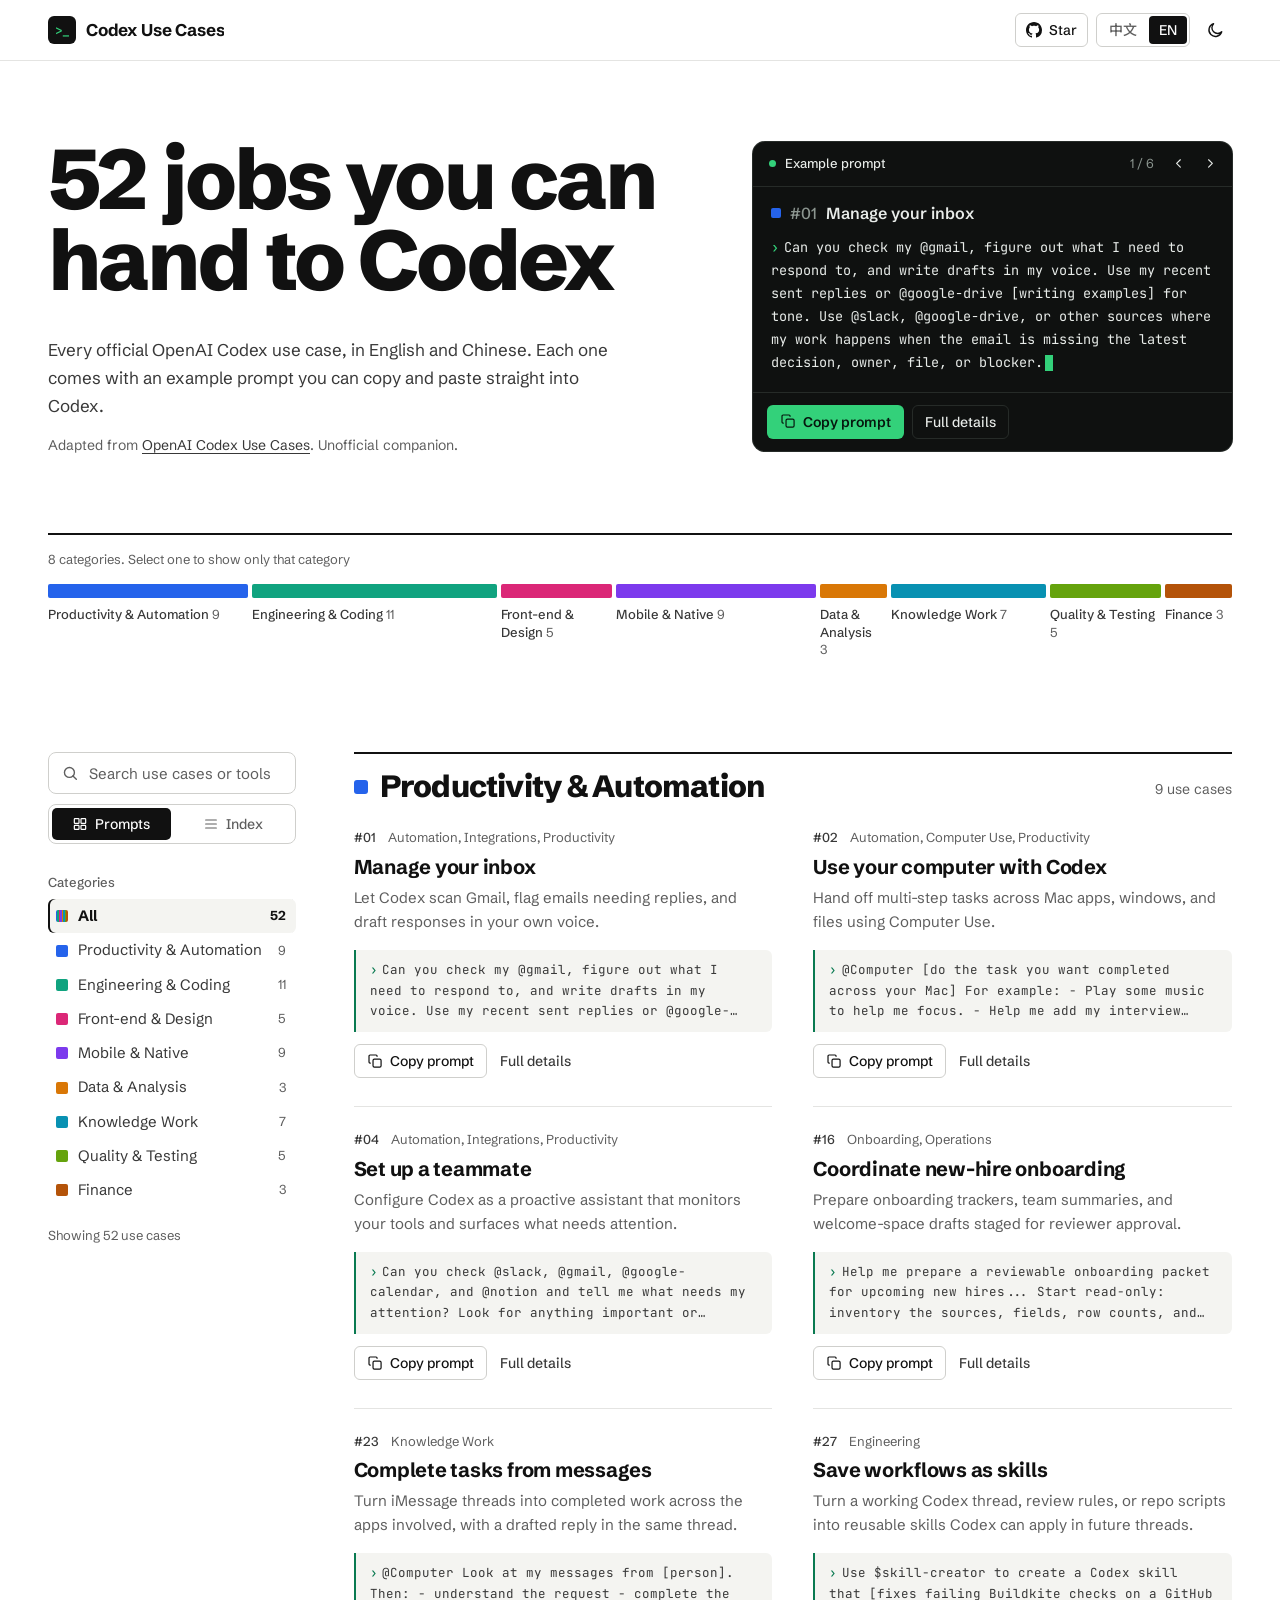
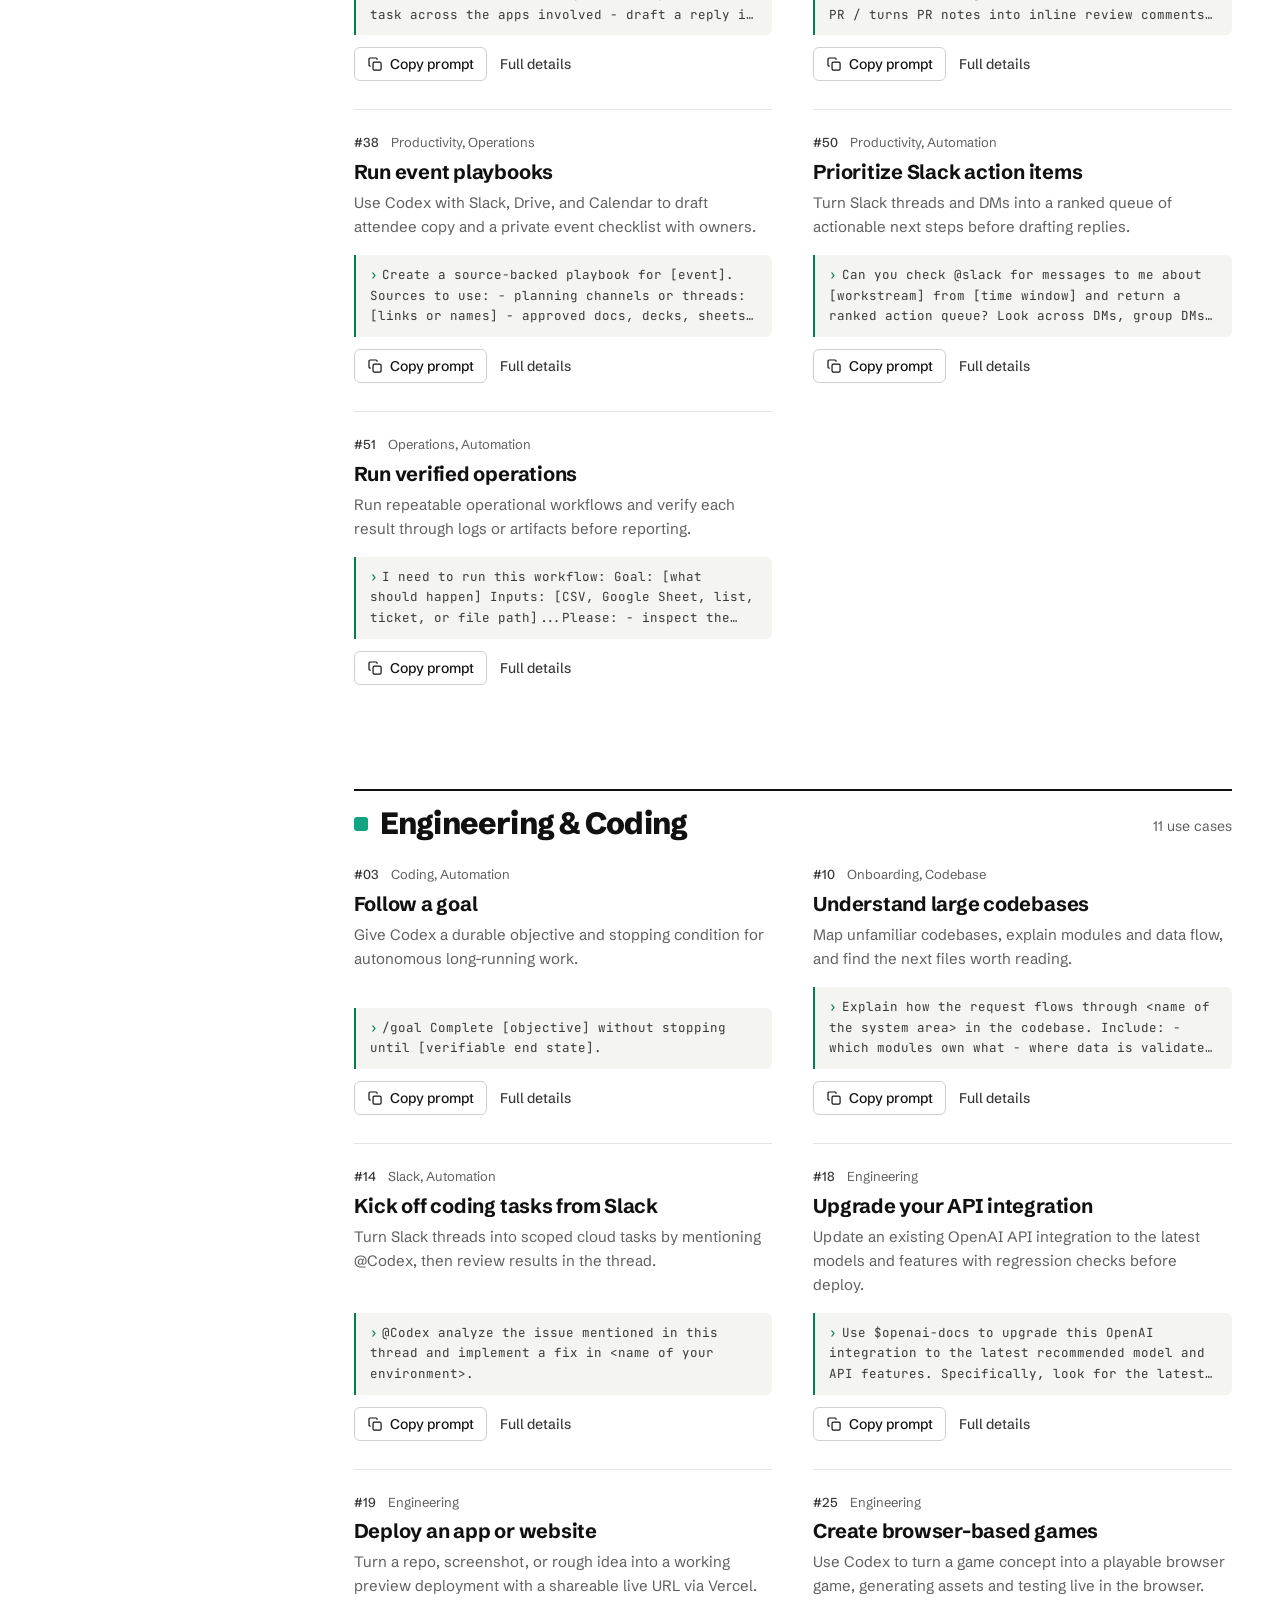
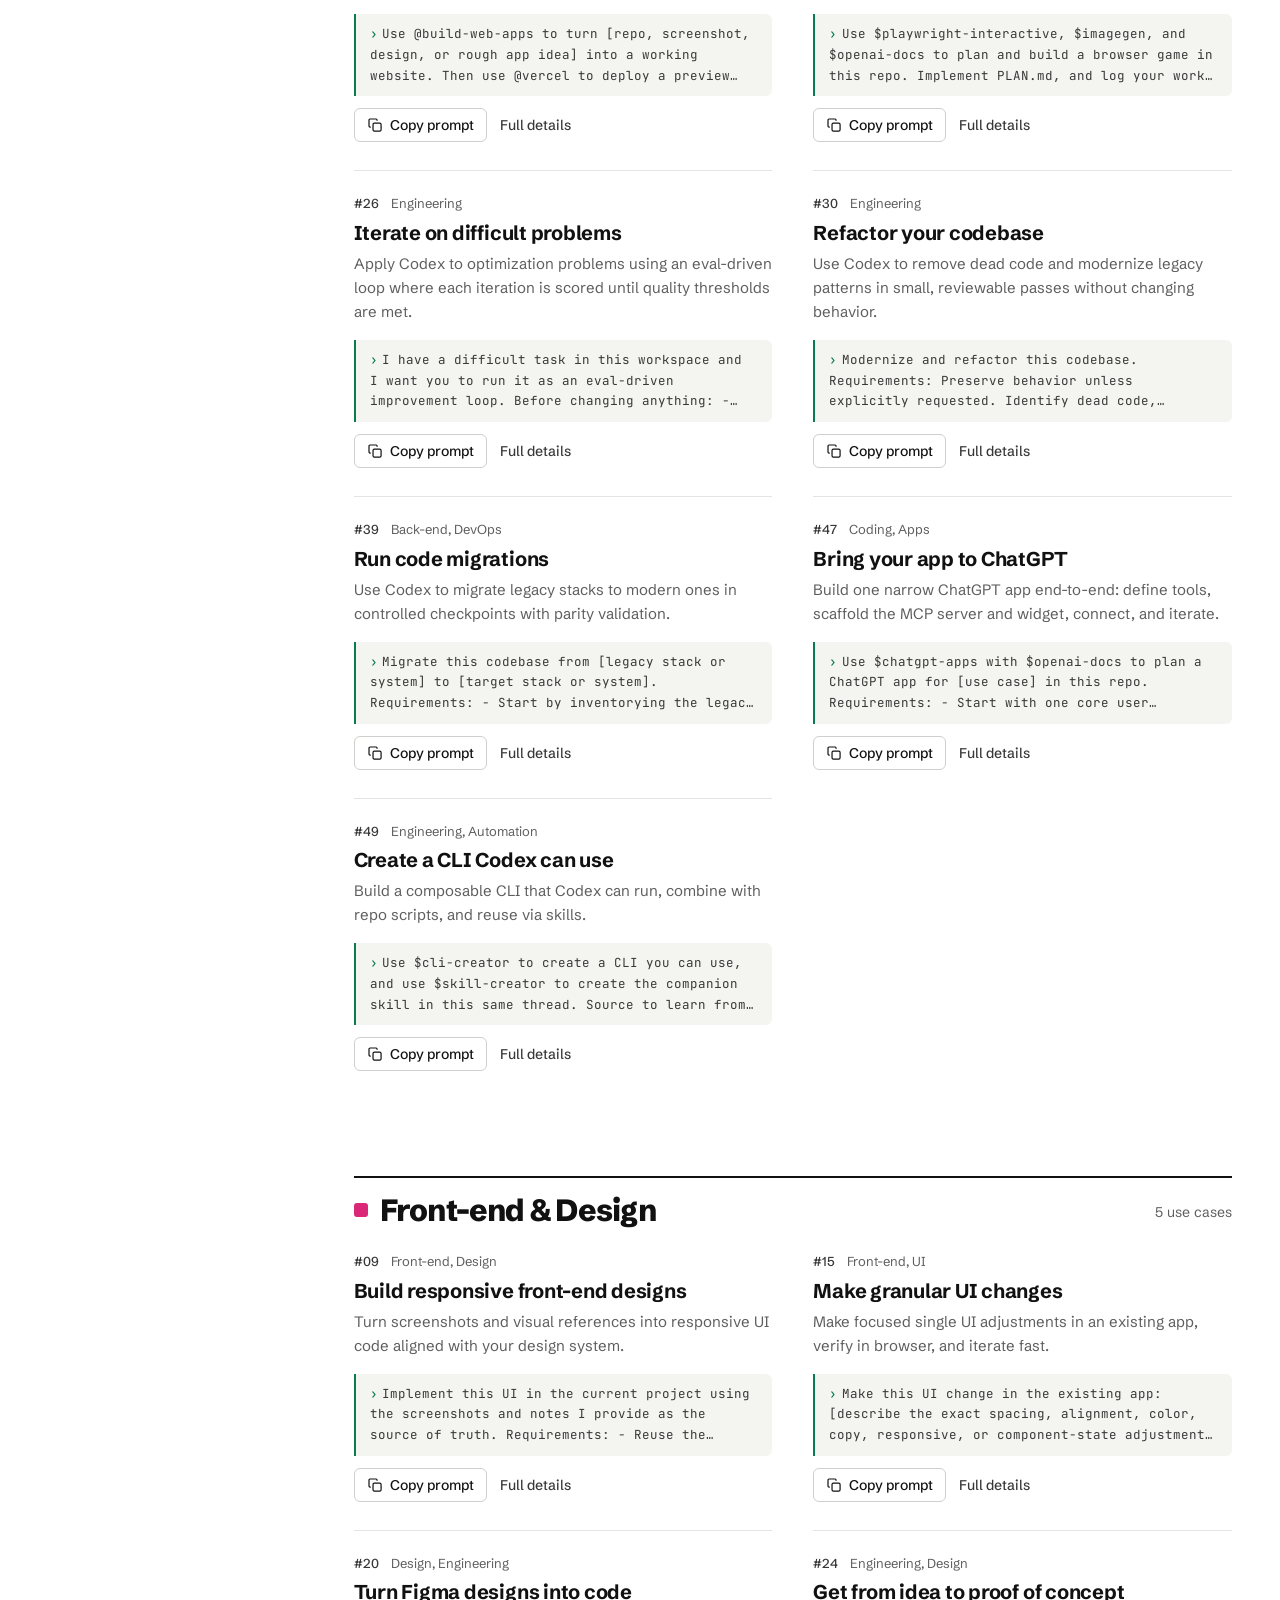
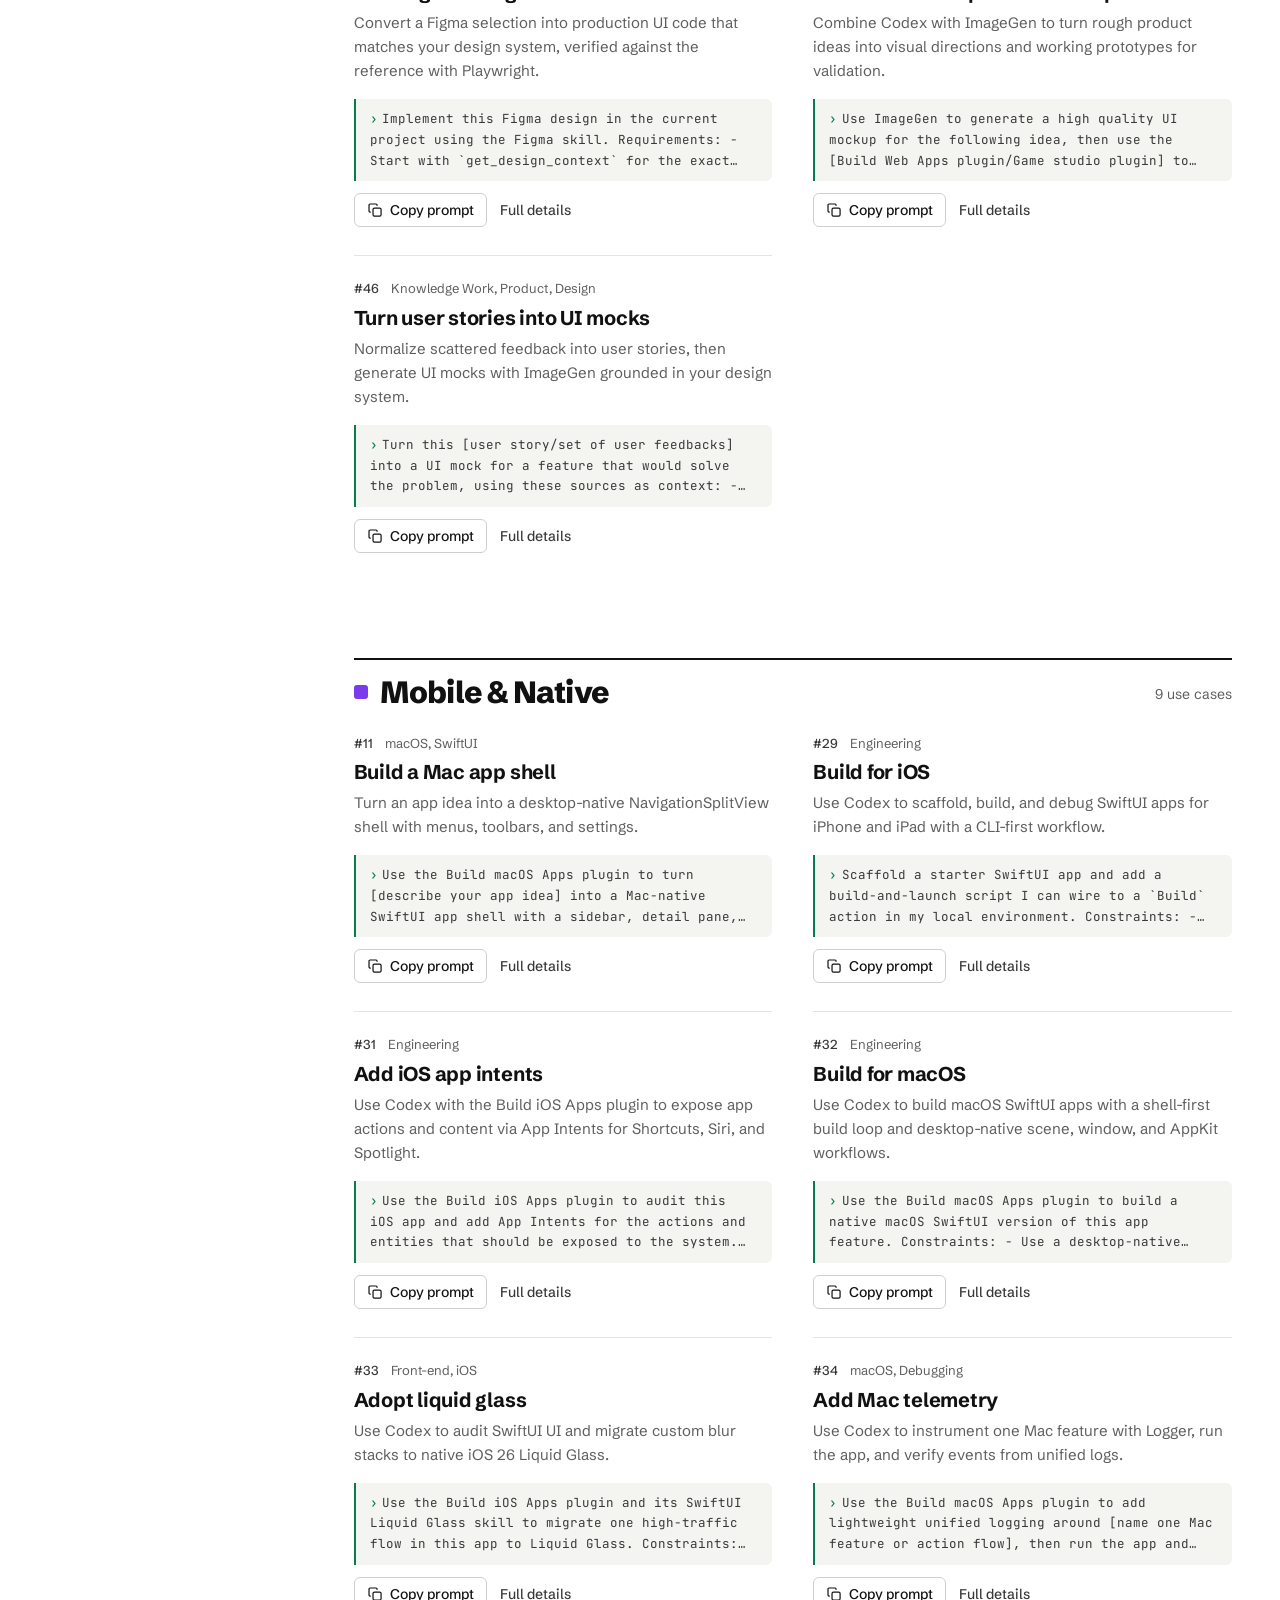
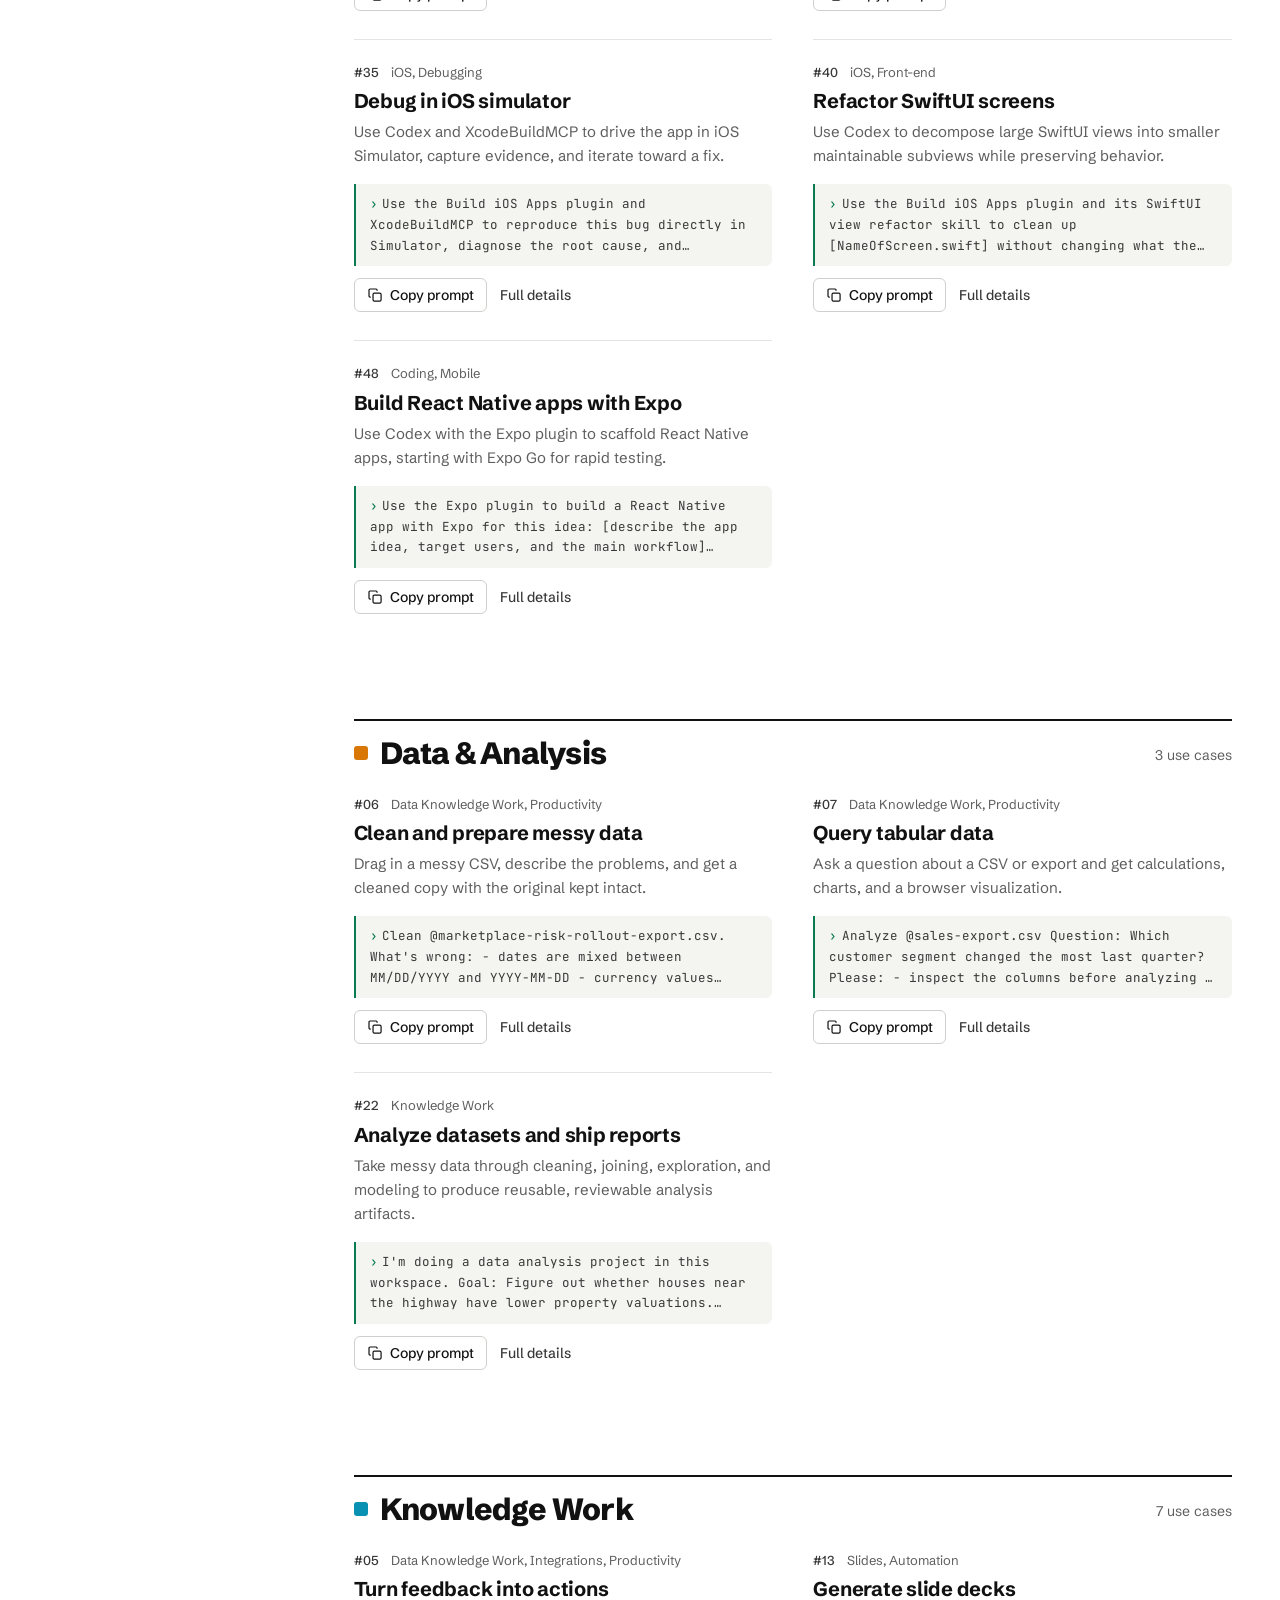
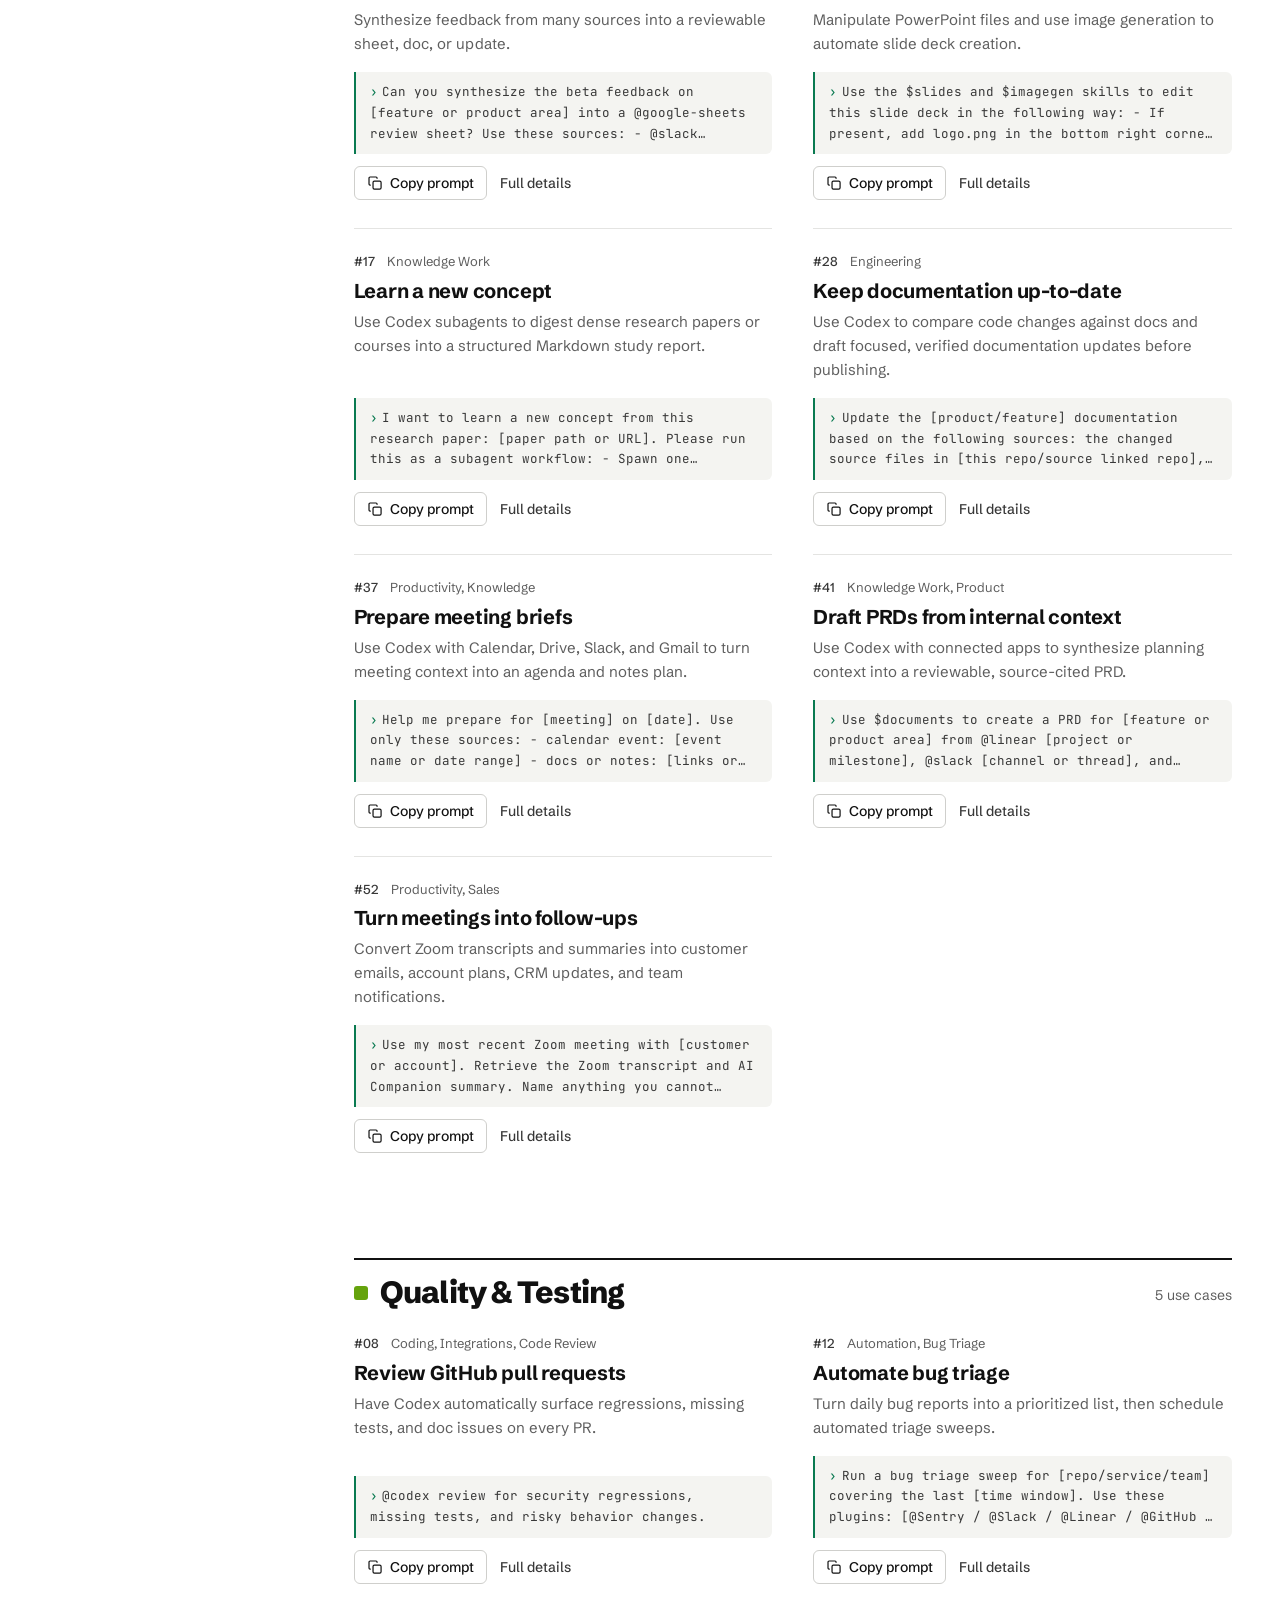
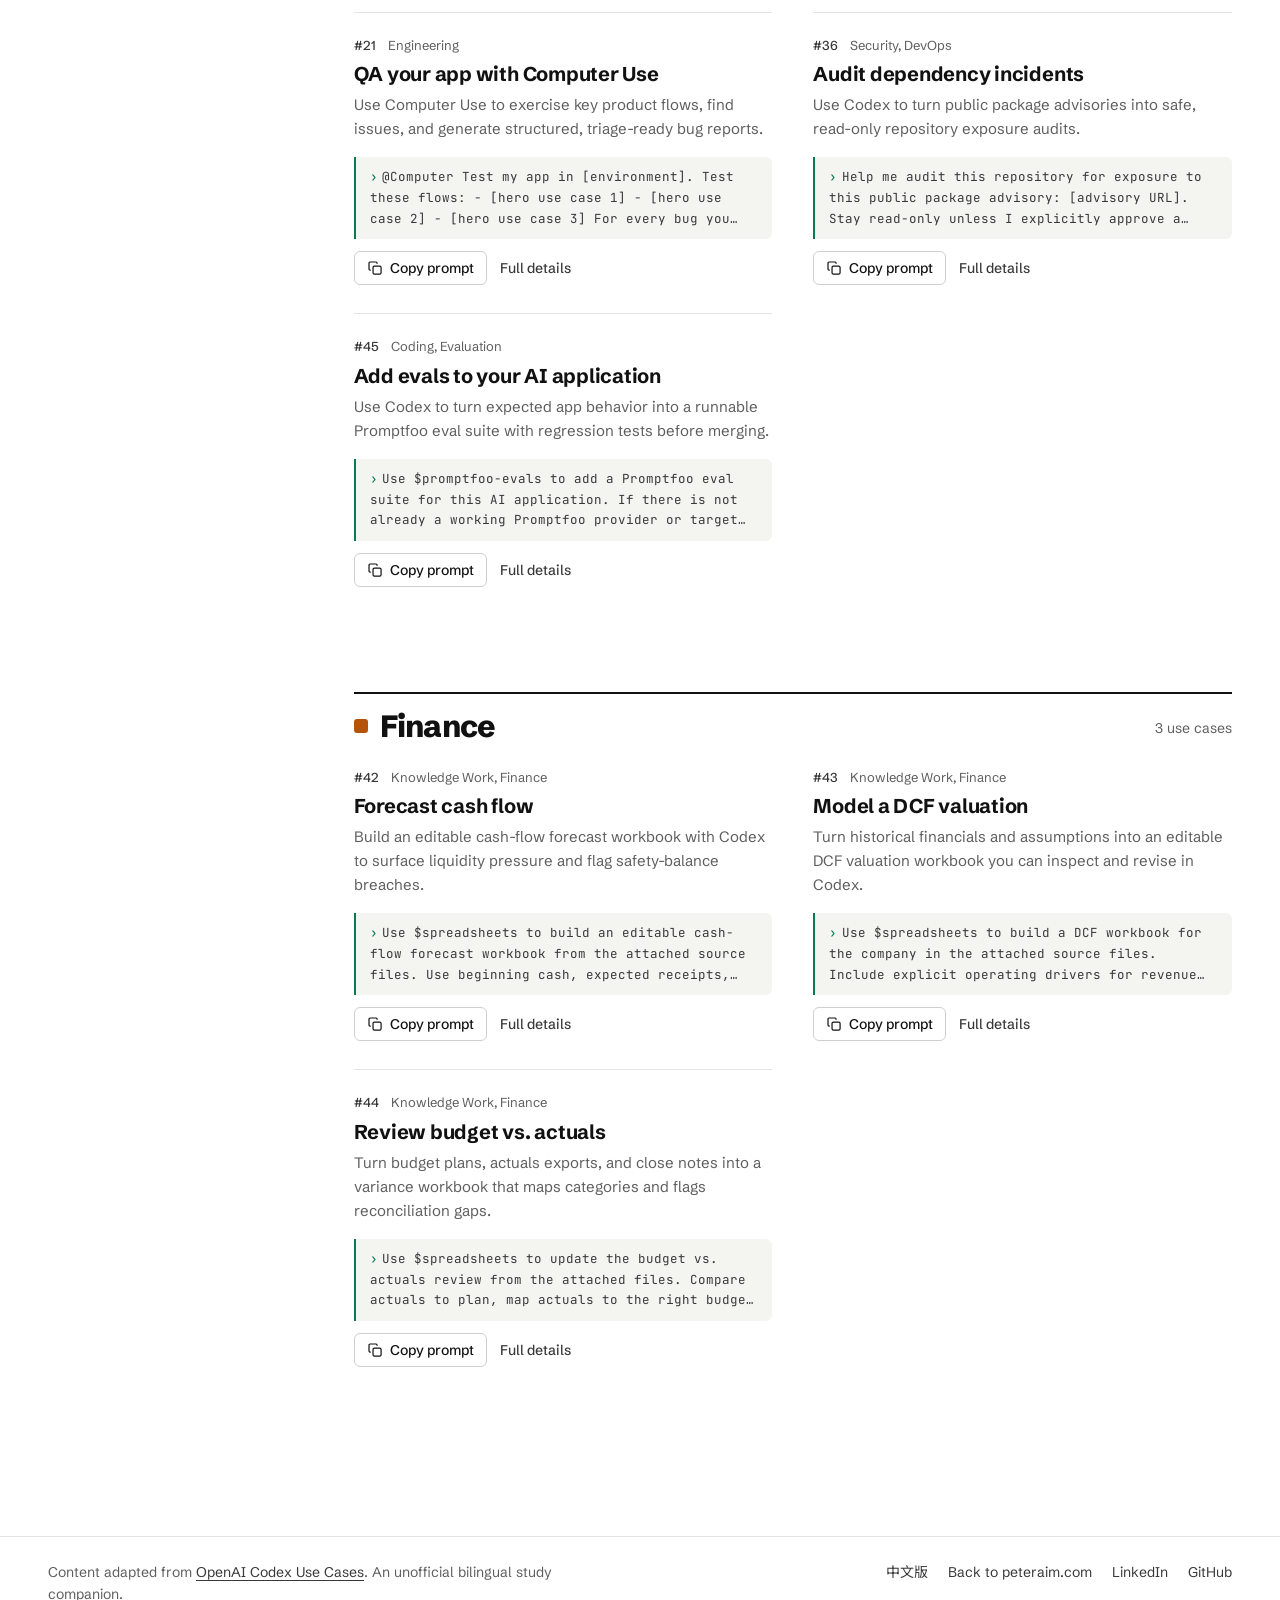
<file: en/index.html>
<!doctype html>
<html lang="en" class="no-js">
<head>
  <!-- ==== Google Analytics 4 (Measurement ID: G-SX6T85P96R) ==== -->
  <script async src="https://www.googletagmanager.com/gtag/js?id=G-SX6T85P96R"></script>
  <script>
    window.dataLayer = window.dataLayer || [];
    function gtag(){ dataLayer.push(arguments); }
    gtag('js', new Date());
    gtag('config', 'G-SX6T85P96R');
  </script>

  <meta charset="utf-8" />
  <meta name="viewport" content="width=device-width, initial-scale=1, viewport-fit=cover" />
  <script>
    /* Theme before first paint: saved choice, else the OS setting. */
    (function () {
      var d = document.documentElement, t = null;
      d.className = d.className.replace('no-js', 'js');
      try { t = localStorage.getItem('codex.theme'); } catch (e) {}
      if (t !== 'dark' && t !== 'light') t = matchMedia('(prefers-color-scheme: dark)').matches ? 'dark' : 'light';
      d.setAttribute('data-theme', t);
    })();
  </script>
  <link rel="canonical" href="https://codex-use-cases.peteraim.com/en/" />
  <link rel="alternate" hreflang="zh-Hant" href="https://codex-use-cases.peteraim.com/" />
  <link rel="alternate" hreflang="en" href="https://codex-use-cases.peteraim.com/en/" />
  <link rel="alternate" hreflang="x-default" href="https://codex-use-cases.peteraim.com/" />
  <meta property="og:url" content="https://codex-use-cases.peteraim.com/en/" />
  <title>Everything you can do with Codex · Codex Use Cases</title>
  <meta name="description" content="An interactive bilingual (中/EN) gallery of every OpenAI Codex use case." />

  <!-- Open Graph -->
  <meta property="og:title" content="Everything you can do with Codex · Codex Use Cases" />
  <meta property="og:description" content="An interactive bilingual (中/EN) gallery of every OpenAI Codex use case." />
  <meta property="og:type" content="website" />

  <!-- Fonts: Schibsted Grotesk (Latin) + Noto Sans TC (繁中) + JetBrains Mono (prompts) -->
  <link rel="preconnect" href="https://fonts.googleapis.com" />
  <link rel="preconnect" href="https://fonts.gstatic.com" crossorigin />
  <link href="https://fonts.googleapis.com/css2?family=Schibsted+Grotesk:wght@400;500;700;800&family=Noto+Sans+TC:wght@400;500;700;900&family=JetBrains+Mono:wght@400;500&display=swap" rel="stylesheet" />

  <link rel="stylesheet" href="../assets/styles.css" />
  <link rel="icon" href="data:image/svg+xml,<svg xmlns='http://www.w3.org/2000/svg' viewBox='0 0 100 100'><rect width='100' height='100' rx='18' fill='%23111111'/><text x='50' y='68' font-size='56' text-anchor='middle' fill='%2333d17a' font-family='monospace'>&gt;_</text></svg>" />
  <meta property="og:image" content="https://codex-use-cases.peteraim.com/og-image.png">
  <meta property="og:image:width" content="1200">
  <meta property="og:image:height" content="630">
  <meta name="twitter:image" content="https://codex-use-cases.peteraim.com/og-image.png">
  <meta name="twitter:card" content="summary_large_image">
</head>
<body>
  <a class="skip" href="#browse" data-i18n="skip">Skip to the use cases</a>

  <header class="top">
    <div class="top__in">
      <a class="brand" href="/en/" aria-label="Codex Use Cases">
        <span class="brand__mark" aria-hidden="true">&gt;_</span>
        <span class="brand__name" data-i18n="brand">Codex Use Cases</span>
      </a>
      <nav class="top__tools">
        <a class="ghstar" href="https://github.com/tingwei161803/codex-use-cases" target="_blank" rel="noopener" aria-label="Star on GitHub">
          <svg class="ico" viewBox="0 0 16 16" aria-hidden="true" fill="currentColor"><path d="M8 0C3.58 0 0 3.58 0 8c0 3.54 2.29 6.53 5.47 7.59.4.07.55-.17.55-.38 0-.19-.01-.82-.01-1.49-2.01.37-2.53-.49-2.69-.94-.09-.23-.48-.94-.82-1.13-.28-.15-.68-.52-.01-.53.63-.01 1.08.58 1.23.82.72 1.21 1.87.87 2.33.66.07-.52.28-.87.51-1.07-1.78-.2-3.64-.89-3.64-3.95 0-.87.31-1.59.82-2.15-.08-.2-.36-1.02.08-2.12 0 0 .67-.21 2.2.82.64-.18 1.32-.27 2-.27.68 0 1.36.09 2 .27 1.53-1.04 2.2-.82 2.2-.82.44 1.1.16 1.92.08 2.12.51.56.82 1.27.82 2.15 0 3.07-1.87 3.75-3.65 3.95.29.25.54.73.54 1.48 0 1.07-.01 1.93-.01 2.2 0 .21.15.46.55.38A8.013 8.013 0 0016 8c0-4.42-3.58-8-8-8z"></path></svg>
          <span class="ghstar__text">Star</span>
          <span class="ghstar__count" id="gh-count" hidden=""></span>
        </a>
        <div class="lang" role="group" aria-label="Language">
          <a id="lang-zh" href="/" hreflang="zh-Hant" lang="zh-Hant" rel="alternate" aria-current="false">中文</a>
          <a id="lang-en" href="/en/" hreflang="en" lang="en" rel="alternate" aria-current="page">EN</a>
        </div>
        <button class="icon-btn needs-js" id="theme-toggle" type="button" aria-label="Switch to dark" title="Switch to dark"><svg class="ico" viewBox="0 0 24 24" aria-hidden="true" fill="none" stroke="currentColor" stroke-width="1.8" stroke-linecap="round" stroke-linejoin="round"><path d="M20.5 14.1A8.5 8.5 0 1 1 9.9 3.5a6.6 6.6 0 0 0 10.6 10.6Z"></path></svg></button>
      </nav>
    </div>
  </header>

  <section class="hero wrap">
    <div class="hero__text">
      <h1 data-i18n-html="heroTitle">52 jobs you can hand to Codex</h1>
      <p class="hero__desc" data-i18n="heroDesc">Every official OpenAI Codex use case, in English and Chinese. Each one comes with an example prompt you can copy and paste straight into Codex.</p>
      <p class="hero__src" data-i18n-html="heroSource">Adapted from <a href="https://developers.openai.com/codex/use-cases" target="_blank" rel="noopener">OpenAI Codex Use Cases</a>. Unofficial companion.</p>
    </div>
    <div class="term term--hero" id="term">
      <div class="term__bar">
        <span class="term__label">Example prompt</span>
        <span class="term__pos" aria-live="polite">1 / 6</span>
        <button class="term__step" type="button" data-feat="-1" aria-label="Previous example"><svg class="ico" viewBox="0 0 24 24" aria-hidden="true" fill="none" stroke="currentColor" stroke-width="1.8" stroke-linecap="round" stroke-linejoin="round"><path d="m15 18-6-6 6-6"></path></svg></button>
        <button class="term__step" type="button" data-feat="1" aria-label="Next example"><svg class="ico" viewBox="0 0 24 24" aria-hidden="true" fill="none" stroke="currentColor" stroke-width="1.8" stroke-linecap="round" stroke-linejoin="round"><path d="m9 18 6-6-6-6"></path></svg></button>
      </div>
      <a class="term__title" href="#manage-your-inbox" data-open="manage-your-inbox" style="--cat:var(--c-productivity)">
        <span class="sw" aria-hidden="true"></span><span class="term__num">#01</span>Manage your inbox
      </a>
      <pre class="term__body"><span class="term__caret" aria-hidden="true">›</span>Can you check my @gmail, figure out what I need to respond to, and write drafts in my voice. Use my recent sent replies or @google-drive [writing examples] for tone. Use @slack, @google-drive, or other sources where my work happens when the email is missing the latest decision, owner, file, or blocker.<span class="term__cursor" aria-hidden="true"></span></pre>
      <div class="term__foot">
        <button class="btn btn--go needs-js" type="button" data-copy="manage-your-inbox"><svg class="ico" viewBox="0 0 24 24" aria-hidden="true" fill="none" stroke="currentColor" stroke-width="1.8" stroke-linecap="round" stroke-linejoin="round"><rect x="9" y="9" width="12" height="12" rx="2"></rect><path d="M5 15H4.5A1.5 1.5 0 0 1 3 13.5v-9A1.5 1.5 0 0 1 4.5 3h9A1.5 1.5 0 0 1 15 4.5V5"></path></svg><span>Copy prompt</span></button>
        <a class="btn btn--ghost" href="#manage-your-inbox" data-open="manage-your-inbox">Full details</a>
      </div></div>
    <div class="dist">
      <p class="dist__label" id="dist-label">8 categories. Select one to show only that category</p>
      <div class="dist__bar" id="dist">
      <button class="dist__seg" type="button" data-cat="productivity" aria-pressed="false" style="--cat:var(--c-productivity); flex-grow:9">
        <span class="dist__fill" aria-hidden="true"></span>
        <span class="dist__txt"><span class="dist__name">Productivity &amp; Automation</span> <span class="dist__n">9</span></span>
      </button>
      <button class="dist__seg" type="button" data-cat="coding" aria-pressed="false" style="--cat:var(--c-coding); flex-grow:11">
        <span class="dist__fill" aria-hidden="true"></span>
        <span class="dist__txt"><span class="dist__name">Engineering &amp; Coding</span> <span class="dist__n">11</span></span>
      </button>
      <button class="dist__seg" type="button" data-cat="frontend" aria-pressed="false" style="--cat:var(--c-frontend); flex-grow:5">
        <span class="dist__fill" aria-hidden="true"></span>
        <span class="dist__txt"><span class="dist__name">Front-end &amp; Design</span> <span class="dist__n">5</span></span>
      </button>
      <button class="dist__seg" type="button" data-cat="mobile" aria-pressed="false" style="--cat:var(--c-mobile); flex-grow:9">
        <span class="dist__fill" aria-hidden="true"></span>
        <span class="dist__txt"><span class="dist__name">Mobile &amp; Native</span> <span class="dist__n">9</span></span>
      </button>
      <button class="dist__seg" type="button" data-cat="data" aria-pressed="false" style="--cat:var(--c-data); flex-grow:3">
        <span class="dist__fill" aria-hidden="true"></span>
        <span class="dist__txt"><span class="dist__name">Data &amp; Analysis</span> <span class="dist__n">3</span></span>
      </button>
      <button class="dist__seg" type="button" data-cat="knowledge" aria-pressed="false" style="--cat:var(--c-knowledge); flex-grow:7">
        <span class="dist__fill" aria-hidden="true"></span>
        <span class="dist__txt"><span class="dist__name">Knowledge Work</span> <span class="dist__n">7</span></span>
      </button>
      <button class="dist__seg" type="button" data-cat="quality" aria-pressed="false" style="--cat:var(--c-quality); flex-grow:5">
        <span class="dist__fill" aria-hidden="true"></span>
        <span class="dist__txt"><span class="dist__name">Quality &amp; Testing</span> <span class="dist__n">5</span></span>
      </button>
      <button class="dist__seg" type="button" data-cat="finance" aria-pressed="false" style="--cat:var(--c-finance); flex-grow:3">
        <span class="dist__fill" aria-hidden="true"></span>
        <span class="dist__txt"><span class="dist__name">Finance</span> <span class="dist__n">3</span></span>
      </button></div>
    </div>
  </section>

  <div class="browse wrap" id="browse">
    <aside class="side">
      <div class="side__in">
        <label class="search needs-js">
          <span class="sr-only" data-i18n="searchLabel">Search use cases</span>
          <svg class="ico" viewBox="0 0 24 24" aria-hidden="true" fill="none" stroke="currentColor" stroke-width="1.8" stroke-linecap="round"><circle cx="11" cy="11" r="6.5"></circle><path d="m20 20-4.4-4.4"></path></svg>
          <input id="search" type="search" autocomplete="off" placeholder="Search use cases or tools">
          <button class="search__clear" id="search-clear" type="button" data-i18n-aria="searchClear" aria-label="Clear search" hidden="">
            <svg class="ico" viewBox="0 0 24 24" aria-hidden="true" fill="none" stroke="currentColor" stroke-width="1.8" stroke-linecap="round"><path d="M18 6 6 18M6 6l12 12"></path></svg>
          </button>
        </label>
        <div class="viewtoggle needs-js" id="viewtoggle" role="group" data-i18n-aria="viewLabel" aria-label="View">
          <button type="button" data-view="prompts" aria-pressed="true"><svg class="ico" viewBox="0 0 24 24" aria-hidden="true" fill="none" stroke="currentColor" stroke-width="1.8"><rect x="3.5" y="4" width="7" height="7" rx="1"></rect><rect x="13.5" y="4" width="7" height="7" rx="1"></rect><rect x="3.5" y="14" width="7" height="6" rx="1"></rect><rect x="13.5" y="14" width="7" height="6" rx="1"></rect></svg><span data-i18n="viewPrompts">Prompts</span></button>
          <button type="button" data-view="index" aria-pressed="false"><svg class="ico" viewBox="0 0 24 24" aria-hidden="true" fill="none" stroke="currentColor" stroke-width="1.8" stroke-linecap="round"><path d="M4 6h16M4 12h16M4 18h16"></path></svg><span data-i18n="viewIndex">Index</span></button>
        </div>
        <nav class="cats-wrap" data-i18n-aria="catsLabel" aria-label="Categories">
          <h2 class="side__h" data-i18n="catsLabel">Categories</h2>
          <ul class="cats" id="cats">
      <li><button class="cat" type="button" data-cat="all" aria-pressed="true">
        <span class="sw sw--all" aria-hidden="true"></span>
        <span class="cat__name">All</span>
        <span class="cat__n">52</span>
      </button></li>
      <li><button class="cat" type="button" data-cat="productivity" aria-pressed="false" style="--cat:var(--c-productivity)">
        <span class="sw" aria-hidden="true"></span>
        <span class="cat__name">Productivity &amp; Automation</span>
        <span class="cat__n">9</span>
      </button></li>
      <li><button class="cat" type="button" data-cat="coding" aria-pressed="false" style="--cat:var(--c-coding)">
        <span class="sw" aria-hidden="true"></span>
        <span class="cat__name">Engineering &amp; Coding</span>
        <span class="cat__n">11</span>
      </button></li>
      <li><button class="cat" type="button" data-cat="frontend" aria-pressed="false" style="--cat:var(--c-frontend)">
        <span class="sw" aria-hidden="true"></span>
        <span class="cat__name">Front-end &amp; Design</span>
        <span class="cat__n">5</span>
      </button></li>
      <li><button class="cat" type="button" data-cat="mobile" aria-pressed="false" style="--cat:var(--c-mobile)">
        <span class="sw" aria-hidden="true"></span>
        <span class="cat__name">Mobile &amp; Native</span>
        <span class="cat__n">9</span>
      </button></li>
      <li><button class="cat" type="button" data-cat="data" aria-pressed="false" style="--cat:var(--c-data)">
        <span class="sw" aria-hidden="true"></span>
        <span class="cat__name">Data &amp; Analysis</span>
        <span class="cat__n">3</span>
      </button></li>
      <li><button class="cat" type="button" data-cat="knowledge" aria-pressed="false" style="--cat:var(--c-knowledge)">
        <span class="sw" aria-hidden="true"></span>
        <span class="cat__name">Knowledge Work</span>
        <span class="cat__n">7</span>
      </button></li>
      <li><button class="cat" type="button" data-cat="quality" aria-pressed="false" style="--cat:var(--c-quality)">
        <span class="sw" aria-hidden="true"></span>
        <span class="cat__name">Quality &amp; Testing</span>
        <span class="cat__n">5</span>
      </button></li>
      <li><button class="cat" type="button" data-cat="finance" aria-pressed="false" style="--cat:var(--c-finance)">
        <span class="sw" aria-hidden="true"></span>
        <span class="cat__name">Finance</span>
        <span class="cat__n">3</span>
      </button></li></ul>
        </nav>
        <p class="results" id="results" aria-live="polite">Showing 52 use cases</p>
      </div>
    </aside>

    <main class="list" id="list" aria-live="polite" data-view="prompts">
      <section class="group" id="cat-productivity" style="--cat:var(--c-productivity)" aria-labelledby="h-productivity">
        <header class="group__head">
          <h2 id="h-productivity"><span class="sw sw--lg" aria-hidden="true"></span>Productivity &amp; Automation</h2>
          <span class="group__n">9 use cases</span>
        </header>
        <div class="ucs">
      <article class="uc">
        <p class="uc__meta"><span class="uc__num">#01</span><span class="uc__tags">Automation, Integrations, Productivity</span></p>
        <h3 class="uc__title"><a href="#manage-your-inbox" data-open="manage-your-inbox">Manage your inbox</a></h3>
        <p class="uc__sum">Let Codex scan Gmail, flag emails needing replies, and draft responses in your own voice.</p>
        <a class="uc__prompt" href="#manage-your-inbox" data-open="manage-your-inbox" tabindex="-1" aria-hidden="true"><span class="uc__ptext"><span class="uc__caret">›</span>Can you check my @gmail, figure out what I need to respond to, and write drafts in my voice. Use my recent sent replies or @google-drive [writing examples] for tone. Use @slack, @google-drive, or other sources where my work happens when the email is missing the latest decision, owner, file, or blocker.</span></a>
        <div class="uc__act">
          <button class="btn btn--line needs-js" type="button" data-copy="manage-your-inbox"><svg class="ico" viewBox="0 0 24 24" aria-hidden="true" fill="none" stroke="currentColor" stroke-width="1.8" stroke-linecap="round" stroke-linejoin="round"><rect x="9" y="9" width="12" height="12" rx="2"></rect><path d="M5 15H4.5A1.5 1.5 0 0 1 3 13.5v-9A1.5 1.5 0 0 1 4.5 3h9A1.5 1.5 0 0 1 15 4.5V5"></path></svg><span>Copy prompt</span></button>
          <a class="btn btn--text" href="#manage-your-inbox" data-open="manage-your-inbox">Full details</a>
        </div>
      </article>
      <article class="uc">
        <p class="uc__meta"><span class="uc__num">#02</span><span class="uc__tags">Automation, Computer Use, Productivity</span></p>
        <h3 class="uc__title"><a href="#use-your-computer-with-codex" data-open="use-your-computer-with-codex">Use your computer with Codex</a></h3>
        <p class="uc__sum">Hand off multi-step tasks across Mac apps, windows, and files using Computer Use.</p>
        <a class="uc__prompt" href="#use-your-computer-with-codex" data-open="use-your-computer-with-codex" tabindex="-1" aria-hidden="true"><span class="uc__ptext"><span class="uc__caret">›</span>@Computer [do the task you want completed across your Mac]

For example:
- Play some music to help me focus.
- Help me add my interview notes from Notes to Ashby.
- Look through my Messages app for the trip ideas Brooke sent me this week, add the best options to a new note called "Yosemite ideas", and draft a reply back to her.</span></a>
        <div class="uc__act">
          <button class="btn btn--line needs-js" type="button" data-copy="use-your-computer-with-codex"><svg class="ico" viewBox="0 0 24 24" aria-hidden="true" fill="none" stroke="currentColor" stroke-width="1.8" stroke-linecap="round" stroke-linejoin="round"><rect x="9" y="9" width="12" height="12" rx="2"></rect><path d="M5 15H4.5A1.5 1.5 0 0 1 3 13.5v-9A1.5 1.5 0 0 1 4.5 3h9A1.5 1.5 0 0 1 15 4.5V5"></path></svg><span>Copy prompt</span></button>
          <a class="btn btn--text" href="#use-your-computer-with-codex" data-open="use-your-computer-with-codex">Full details</a>
        </div>
      </article>
      <article class="uc">
        <p class="uc__meta"><span class="uc__num">#04</span><span class="uc__tags">Automation, Integrations, Productivity</span></p>
        <h3 class="uc__title"><a href="#proactive-teammate" data-open="proactive-teammate">Set up a teammate</a></h3>
        <p class="uc__sum">Configure Codex as a proactive assistant that monitors your tools and surfaces what needs attention.</p>
        <a class="uc__prompt" href="#proactive-teammate" data-open="proactive-teammate" tabindex="-1" aria-hidden="true"><span class="uc__ptext"><span class="uc__caret">›</span>Can you check @slack, @gmail, @google-calendar, and @notion and tell me what needs my attention? Look for anything important or surprising that I might miss.</span></a>
        <div class="uc__act">
          <button class="btn btn--line needs-js" type="button" data-copy="proactive-teammate"><svg class="ico" viewBox="0 0 24 24" aria-hidden="true" fill="none" stroke="currentColor" stroke-width="1.8" stroke-linecap="round" stroke-linejoin="round"><rect x="9" y="9" width="12" height="12" rx="2"></rect><path d="M5 15H4.5A1.5 1.5 0 0 1 3 13.5v-9A1.5 1.5 0 0 1 4.5 3h9A1.5 1.5 0 0 1 15 4.5V5"></path></svg><span>Copy prompt</span></button>
          <a class="btn btn--text" href="#proactive-teammate" data-open="proactive-teammate">Full details</a>
        </div>
      </article>
      <article class="uc">
        <p class="uc__meta"><span class="uc__num">#16</span><span class="uc__tags">Onboarding, Operations</span></p>
        <h3 class="uc__title"><a href="#new-hire-onboarding" data-open="new-hire-onboarding">Coordinate new-hire onboarding</a></h3>
        <p class="uc__sum">Prepare onboarding trackers, team summaries, and welcome-space drafts staged for reviewer approval.</p>
        <a class="uc__prompt" href="#new-hire-onboarding" data-open="new-hire-onboarding" tabindex="-1" aria-hidden="true"><span class="uc__ptext"><span class="uc__caret">›</span>Help me prepare a reviewable onboarding packet for upcoming new hires... Start read-only: inventory the sources, fields, row counts, and date range... Then stage drafts: draft a reviewable tracker update... Safety: use only the approved sources I named...</span></a>
        <div class="uc__act">
          <button class="btn btn--line needs-js" type="button" data-copy="new-hire-onboarding"><svg class="ico" viewBox="0 0 24 24" aria-hidden="true" fill="none" stroke="currentColor" stroke-width="1.8" stroke-linecap="round" stroke-linejoin="round"><rect x="9" y="9" width="12" height="12" rx="2"></rect><path d="M5 15H4.5A1.5 1.5 0 0 1 3 13.5v-9A1.5 1.5 0 0 1 4.5 3h9A1.5 1.5 0 0 1 15 4.5V5"></path></svg><span>Copy prompt</span></button>
          <a class="btn btn--text" href="#new-hire-onboarding" data-open="new-hire-onboarding">Full details</a>
        </div>
      </article>
      <article class="uc">
        <p class="uc__meta"><span class="uc__num">#23</span><span class="uc__tags">Knowledge Work</span></p>
        <h3 class="uc__title"><a href="#complete-tasks-from-messages" data-open="complete-tasks-from-messages">Complete tasks from messages</a></h3>
        <p class="uc__sum">Turn iMessage threads into completed work across the apps involved, with a drafted reply in the same thread.</p>
        <a class="uc__prompt" href="#complete-tasks-from-messages" data-open="complete-tasks-from-messages" tabindex="-1" aria-hidden="true"><span class="uc__ptext"><span class="uc__caret">›</span>@Computer Look at my messages from [person]. Then: - understand the request - complete the task across the apps involved - draft a reply in the same thread Pause before anything irreversible, such as placing an order or confirming a booking.</span></a>
        <div class="uc__act">
          <button class="btn btn--line needs-js" type="button" data-copy="complete-tasks-from-messages"><svg class="ico" viewBox="0 0 24 24" aria-hidden="true" fill="none" stroke="currentColor" stroke-width="1.8" stroke-linecap="round" stroke-linejoin="round"><rect x="9" y="9" width="12" height="12" rx="2"></rect><path d="M5 15H4.5A1.5 1.5 0 0 1 3 13.5v-9A1.5 1.5 0 0 1 4.5 3h9A1.5 1.5 0 0 1 15 4.5V5"></path></svg><span>Copy prompt</span></button>
          <a class="btn btn--text" href="#complete-tasks-from-messages" data-open="complete-tasks-from-messages">Full details</a>
        </div>
      </article>
      <article class="uc">
        <p class="uc__meta"><span class="uc__num">#27</span><span class="uc__tags">Engineering</span></p>
        <h3 class="uc__title"><a href="#reusable-codex-skills" data-open="reusable-codex-skills">Save workflows as skills</a></h3>
        <p class="uc__sum">Turn a working Codex thread, review rules, or repo scripts into reusable skills Codex can apply in future threads.</p>
        <a class="uc__prompt" href="#reusable-codex-skills" data-open="reusable-codex-skills" tabindex="-1" aria-hidden="true"><span class="uc__ptext"><span class="uc__caret">›</span>Use $skill-creator to create a Codex skill that [fixes failing Buildkite checks on a GitHub PR / turns PR notes into inline review comments / writes our release notes from merged PRs]</span></a>
        <div class="uc__act">
          <button class="btn btn--line needs-js" type="button" data-copy="reusable-codex-skills"><svg class="ico" viewBox="0 0 24 24" aria-hidden="true" fill="none" stroke="currentColor" stroke-width="1.8" stroke-linecap="round" stroke-linejoin="round"><rect x="9" y="9" width="12" height="12" rx="2"></rect><path d="M5 15H4.5A1.5 1.5 0 0 1 3 13.5v-9A1.5 1.5 0 0 1 4.5 3h9A1.5 1.5 0 0 1 15 4.5V5"></path></svg><span>Copy prompt</span></button>
          <a class="btn btn--text" href="#reusable-codex-skills" data-open="reusable-codex-skills">Full details</a>
        </div>
      </article>
      <article class="uc">
        <p class="uc__meta"><span class="uc__num">#38</span><span class="uc__tags">Productivity, Operations</span></p>
        <h3 class="uc__title"><a href="#event-launch-playbooks" data-open="event-launch-playbooks">Run event playbooks</a></h3>
        <p class="uc__sum">Use Codex with Slack, Drive, and Calendar to draft attendee copy and a private event checklist with owners.</p>
        <a class="uc__prompt" href="#event-launch-playbooks" data-open="event-launch-playbooks" tabindex="-1" aria-hidden="true"><span class="uc__ptext"><span class="uc__caret">›</span>Create a source-backed playbook for [event]. Sources to use: - planning channels or threads: [links or names] - approved docs, decks, sheets, or templates: [links or names] - calendar events or deadlines: [links or dates] Split the output into: - attendee-facing copy - private operating checklist - owner map - support plan or resources - approvals still needed - open questions - source appendix Do not publish anything or assume missing details. Put unknowns in open questions and keep private operations out of the public copy.</span></a>
        <div class="uc__act">
          <button class="btn btn--line needs-js" type="button" data-copy="event-launch-playbooks"><svg class="ico" viewBox="0 0 24 24" aria-hidden="true" fill="none" stroke="currentColor" stroke-width="1.8" stroke-linecap="round" stroke-linejoin="round"><rect x="9" y="9" width="12" height="12" rx="2"></rect><path d="M5 15H4.5A1.5 1.5 0 0 1 3 13.5v-9A1.5 1.5 0 0 1 4.5 3h9A1.5 1.5 0 0 1 15 4.5V5"></path></svg><span>Copy prompt</span></button>
          <a class="btn btn--text" href="#event-launch-playbooks" data-open="event-launch-playbooks">Full details</a>
        </div>
      </article>
      <article class="uc">
        <p class="uc__meta"><span class="uc__num">#50</span><span class="uc__tags">Productivity, Automation</span></p>
        <h3 class="uc__title"><a href="#slack-action-triage" data-open="slack-action-triage">Prioritize Slack action items</a></h3>
        <p class="uc__sum">Turn Slack threads and DMs into a ranked queue of actionable next steps before drafting replies.</p>
        <a class="uc__prompt" href="#slack-action-triage" data-open="slack-action-triage" tabindex="-1" aria-hidden="true"><span class="uc__ptext"><span class="uc__caret">›</span>Can you check @slack for messages to me about [workstream] from [time window] and return a ranked action queue? Look across DMs, group DMs, channel mentions, and threads. For each item, include: - source link or thread - what is being asked - whether it needs my reply, a person or lead, a docs or code change, or just a decision - why it matters - the recommended next step Before calling anything unresolved, read the latest thread replies and skip items that were already handled. Do not post messages directly but suggest drafts for my review.</span></a>
        <div class="uc__act">
          <button class="btn btn--line needs-js" type="button" data-copy="slack-action-triage"><svg class="ico" viewBox="0 0 24 24" aria-hidden="true" fill="none" stroke="currentColor" stroke-width="1.8" stroke-linecap="round" stroke-linejoin="round"><rect x="9" y="9" width="12" height="12" rx="2"></rect><path d="M5 15H4.5A1.5 1.5 0 0 1 3 13.5v-9A1.5 1.5 0 0 1 4.5 3h9A1.5 1.5 0 0 1 15 4.5V5"></path></svg><span>Copy prompt</span></button>
          <a class="btn btn--text" href="#slack-action-triage" data-open="slack-action-triage">Full details</a>
        </div>
      </article>
      <article class="uc">
        <p class="uc__meta"><span class="uc__num">#51</span><span class="uc__tags">Operations, Automation</span></p>
        <h3 class="uc__title"><a href="#verified-operations-workflows" data-open="verified-operations-workflows">Run verified operations</a></h3>
        <p class="uc__sum">Run repeatable operational workflows and verify each result through logs or artifacts before reporting.</p>
        <a class="uc__prompt" href="#verified-operations-workflows" data-open="verified-operations-workflows" tabindex="-1" aria-hidden="true"><span class="uc__ptext"><span class="uc__caret">›</span>I need to run this workflow: Goal: [what should happen] Inputs: [CSV, Google Sheet, list, ticket, or file path]...Please: - inspect the inputs and ask only for missing required fields - normalize dates, amounts, owners, and IDs before running the workflow - run only the approved scope - record one success or failure row per item</span></a>
        <div class="uc__act">
          <button class="btn btn--line needs-js" type="button" data-copy="verified-operations-workflows"><svg class="ico" viewBox="0 0 24 24" aria-hidden="true" fill="none" stroke="currentColor" stroke-width="1.8" stroke-linecap="round" stroke-linejoin="round"><rect x="9" y="9" width="12" height="12" rx="2"></rect><path d="M5 15H4.5A1.5 1.5 0 0 1 3 13.5v-9A1.5 1.5 0 0 1 4.5 3h9A1.5 1.5 0 0 1 15 4.5V5"></path></svg><span>Copy prompt</span></button>
          <a class="btn btn--text" href="#verified-operations-workflows" data-open="verified-operations-workflows">Full details</a>
        </div>
      </article></div>
      </section>
      <section class="group" id="cat-coding" style="--cat:var(--c-coding)" aria-labelledby="h-coding">
        <header class="group__head">
          <h2 id="h-coding"><span class="sw sw--lg" aria-hidden="true"></span>Engineering &amp; Coding</h2>
          <span class="group__n">11 use cases</span>
        </header>
        <div class="ucs">
      <article class="uc">
        <p class="uc__meta"><span class="uc__num">#03</span><span class="uc__tags">Coding, Automation</span></p>
        <h3 class="uc__title"><a href="#follow-goals" data-open="follow-goals">Follow a goal</a></h3>
        <p class="uc__sum">Give Codex a durable objective and stopping condition for autonomous long-running work.</p>
        <a class="uc__prompt" href="#follow-goals" data-open="follow-goals" tabindex="-1" aria-hidden="true"><span class="uc__ptext"><span class="uc__caret">›</span>/goal Complete [objective] without stopping until [verifiable end state].</span></a>
        <div class="uc__act">
          <button class="btn btn--line needs-js" type="button" data-copy="follow-goals"><svg class="ico" viewBox="0 0 24 24" aria-hidden="true" fill="none" stroke="currentColor" stroke-width="1.8" stroke-linecap="round" stroke-linejoin="round"><rect x="9" y="9" width="12" height="12" rx="2"></rect><path d="M5 15H4.5A1.5 1.5 0 0 1 3 13.5v-9A1.5 1.5 0 0 1 4.5 3h9A1.5 1.5 0 0 1 15 4.5V5"></path></svg><span>Copy prompt</span></button>
          <a class="btn btn--text" href="#follow-goals" data-open="follow-goals">Full details</a>
        </div>
      </article>
      <article class="uc">
        <p class="uc__meta"><span class="uc__num">#10</span><span class="uc__tags">Onboarding, Codebase</span></p>
        <h3 class="uc__title"><a href="#codebase-onboarding" data-open="codebase-onboarding">Understand large codebases</a></h3>
        <p class="uc__sum">Map unfamiliar codebases, explain modules and data flow, and find the next files worth reading.</p>
        <a class="uc__prompt" href="#codebase-onboarding" data-open="codebase-onboarding" tabindex="-1" aria-hidden="true"><span class="uc__ptext"><span class="uc__caret">›</span>Explain how the request flows through &lt;name of the system area&gt; in the codebase. Include: - which modules own what - where data is validated - the top gotchas to watch for before making changes End with the files I should read next.</span></a>
        <div class="uc__act">
          <button class="btn btn--line needs-js" type="button" data-copy="codebase-onboarding"><svg class="ico" viewBox="0 0 24 24" aria-hidden="true" fill="none" stroke="currentColor" stroke-width="1.8" stroke-linecap="round" stroke-linejoin="round"><rect x="9" y="9" width="12" height="12" rx="2"></rect><path d="M5 15H4.5A1.5 1.5 0 0 1 3 13.5v-9A1.5 1.5 0 0 1 4.5 3h9A1.5 1.5 0 0 1 15 4.5V5"></path></svg><span>Copy prompt</span></button>
          <a class="btn btn--text" href="#codebase-onboarding" data-open="codebase-onboarding">Full details</a>
        </div>
      </article>
      <article class="uc">
        <p class="uc__meta"><span class="uc__num">#14</span><span class="uc__tags">Slack, Automation</span></p>
        <h3 class="uc__title"><a href="#slack-coding-tasks" data-open="slack-coding-tasks">Kick off coding tasks from Slack</a></h3>
        <p class="uc__sum">Turn Slack threads into scoped cloud tasks by mentioning @Codex, then review results in the thread.</p>
        <a class="uc__prompt" href="#slack-coding-tasks" data-open="slack-coding-tasks" tabindex="-1" aria-hidden="true"><span class="uc__ptext"><span class="uc__caret">›</span>@Codex analyze the issue mentioned in this thread and implement a fix in &lt;name of your environment&gt;.</span></a>
        <div class="uc__act">
          <button class="btn btn--line needs-js" type="button" data-copy="slack-coding-tasks"><svg class="ico" viewBox="0 0 24 24" aria-hidden="true" fill="none" stroke="currentColor" stroke-width="1.8" stroke-linecap="round" stroke-linejoin="round"><rect x="9" y="9" width="12" height="12" rx="2"></rect><path d="M5 15H4.5A1.5 1.5 0 0 1 3 13.5v-9A1.5 1.5 0 0 1 4.5 3h9A1.5 1.5 0 0 1 15 4.5V5"></path></svg><span>Copy prompt</span></button>
          <a class="btn btn--text" href="#slack-coding-tasks" data-open="slack-coding-tasks">Full details</a>
        </div>
      </article>
      <article class="uc">
        <p class="uc__meta"><span class="uc__num">#18</span><span class="uc__tags">Engineering</span></p>
        <h3 class="uc__title"><a href="#api-integration-migrations" data-open="api-integration-migrations">Upgrade your API integration</a></h3>
        <p class="uc__sum">Update an existing OpenAI API integration to the latest models and features with regression checks before deploy.</p>
        <a class="uc__prompt" href="#api-integration-migrations" data-open="api-integration-migrations" tabindex="-1" aria-hidden="true"><span class="uc__ptext"><span class="uc__caret">›</span>Use $openai-docs to upgrade this OpenAI integration to the latest recommended model and API features. Specifically, look for the latest model and prompt guidance for this specific model.</span></a>
        <div class="uc__act">
          <button class="btn btn--line needs-js" type="button" data-copy="api-integration-migrations"><svg class="ico" viewBox="0 0 24 24" aria-hidden="true" fill="none" stroke="currentColor" stroke-width="1.8" stroke-linecap="round" stroke-linejoin="round"><rect x="9" y="9" width="12" height="12" rx="2"></rect><path d="M5 15H4.5A1.5 1.5 0 0 1 3 13.5v-9A1.5 1.5 0 0 1 4.5 3h9A1.5 1.5 0 0 1 15 4.5V5"></path></svg><span>Copy prompt</span></button>
          <a class="btn btn--text" href="#api-integration-migrations" data-open="api-integration-migrations">Full details</a>
        </div>
      </article>
      <article class="uc">
        <p class="uc__meta"><span class="uc__num">#19</span><span class="uc__tags">Engineering</span></p>
        <h3 class="uc__title"><a href="#deploy-app-or-website" data-open="deploy-app-or-website">Deploy an app or website</a></h3>
        <p class="uc__sum">Turn a repo, screenshot, or rough idea into a working preview deployment with a shareable live URL via Vercel.</p>
        <a class="uc__prompt" href="#deploy-app-or-website" data-open="deploy-app-or-website" tabindex="-1" aria-hidden="true"><span class="uc__ptext"><span class="uc__caret">›</span>Use @build-web-apps to turn [repo, screenshot, design, or rough app idea] into a working website. Then use @vercel to deploy a preview and hand me the live URL. Context: - [what the site should do] - [source data, API, docs, or assets to use] - [style or product constraints] - [anything not to change] Before you hand it back, run the local build and verify the deployment is ready.</span></a>
        <div class="uc__act">
          <button class="btn btn--line needs-js" type="button" data-copy="deploy-app-or-website"><svg class="ico" viewBox="0 0 24 24" aria-hidden="true" fill="none" stroke="currentColor" stroke-width="1.8" stroke-linecap="round" stroke-linejoin="round"><rect x="9" y="9" width="12" height="12" rx="2"></rect><path d="M5 15H4.5A1.5 1.5 0 0 1 3 13.5v-9A1.5 1.5 0 0 1 4.5 3h9A1.5 1.5 0 0 1 15 4.5V5"></path></svg><span>Copy prompt</span></button>
          <a class="btn btn--text" href="#deploy-app-or-website" data-open="deploy-app-or-website">Full details</a>
        </div>
      </article>
      <article class="uc">
        <p class="uc__meta"><span class="uc__num">#25</span><span class="uc__tags">Engineering</span></p>
        <h3 class="uc__title"><a href="#browser-games" data-open="browser-games">Create browser-based games</a></h3>
        <p class="uc__sum">Use Codex to turn a game concept into a playable browser game, generating assets and testing live in the browser.</p>
        <a class="uc__prompt" href="#browser-games" data-open="browser-games" tabindex="-1" aria-hidden="true"><span class="uc__ptext"><span class="uc__caret">›</span>Use $playwright-interactive, $imagegen, and $openai-docs to plan and build a browser game in this repo. Implement PLAN.md, and log your work under `.logs/`.</span></a>
        <div class="uc__act">
          <button class="btn btn--line needs-js" type="button" data-copy="browser-games"><svg class="ico" viewBox="0 0 24 24" aria-hidden="true" fill="none" stroke="currentColor" stroke-width="1.8" stroke-linecap="round" stroke-linejoin="round"><rect x="9" y="9" width="12" height="12" rx="2"></rect><path d="M5 15H4.5A1.5 1.5 0 0 1 3 13.5v-9A1.5 1.5 0 0 1 4.5 3h9A1.5 1.5 0 0 1 15 4.5V5"></path></svg><span>Copy prompt</span></button>
          <a class="btn btn--text" href="#browser-games" data-open="browser-games">Full details</a>
        </div>
      </article>
      <article class="uc">
        <p class="uc__meta"><span class="uc__num">#26</span><span class="uc__tags">Engineering</span></p>
        <h3 class="uc__title"><a href="#iterate-on-difficult-problems" data-open="iterate-on-difficult-problems">Iterate on difficult problems</a></h3>
        <p class="uc__sum">Apply Codex to optimization problems using an eval-driven loop where each iteration is scored until quality thresholds are met.</p>
        <a class="uc__prompt" href="#iterate-on-difficult-problems" data-open="iterate-on-difficult-problems" tabindex="-1" aria-hidden="true"><span class="uc__ptext"><span class="uc__caret">›</span>I have a difficult task in this workspace and I want you to run it as an eval-driven improvement loop. Before changing anything: - Read `AGENTS.md`. - Find the script or command that scores the current output. Iteration loop: - Make one focused improvement at a time. - Re-run the eval command after each meaningful change. - Log the scores and what changed. - Inspect generated artifacts directly. If the output is visual, use `view_image`. - Keep going until both the overall score and the LLM average are above 90%. Constraints: - Do not stop at the first acceptable result. - Do not revert to an earlier version unless the new result is clearly worse in scores or artifacts. - If the eval improves but is still below target, explain the bottleneck and continue. Output: - current best scores - log of major iterations - remaining risks or weak spots</span></a>
        <div class="uc__act">
          <button class="btn btn--line needs-js" type="button" data-copy="iterate-on-difficult-problems"><svg class="ico" viewBox="0 0 24 24" aria-hidden="true" fill="none" stroke="currentColor" stroke-width="1.8" stroke-linecap="round" stroke-linejoin="round"><rect x="9" y="9" width="12" height="12" rx="2"></rect><path d="M5 15H4.5A1.5 1.5 0 0 1 3 13.5v-9A1.5 1.5 0 0 1 4.5 3h9A1.5 1.5 0 0 1 15 4.5V5"></path></svg><span>Copy prompt</span></button>
          <a class="btn btn--text" href="#iterate-on-difficult-problems" data-open="iterate-on-difficult-problems">Full details</a>
        </div>
      </article>
      <article class="uc">
        <p class="uc__meta"><span class="uc__num">#30</span><span class="uc__tags">Engineering</span></p>
        <h3 class="uc__title"><a href="#refactor-your-codebase" data-open="refactor-your-codebase">Refactor your codebase</a></h3>
        <p class="uc__sum">Use Codex to remove dead code and modernize legacy patterns in small, reviewable passes without changing behavior.</p>
        <a class="uc__prompt" href="#refactor-your-codebase" data-open="refactor-your-codebase" tabindex="-1" aria-hidden="true"><span class="uc__ptext"><span class="uc__caret">›</span>Modernize and refactor this codebase. Requirements: Preserve behavior unless explicitly requested. Identify dead code, duplicated paths, oversized modules, stale abstractions, and legacy patterns. For each pass, name current behavior, structural improvement, and validation checks. Break work into small reviewable refactor passes. Keep public APIs stable. Call out framework migrations or dependency upgrades for separate tasks. Propose a plan.</span></a>
        <div class="uc__act">
          <button class="btn btn--line needs-js" type="button" data-copy="refactor-your-codebase"><svg class="ico" viewBox="0 0 24 24" aria-hidden="true" fill="none" stroke="currentColor" stroke-width="1.8" stroke-linecap="round" stroke-linejoin="round"><rect x="9" y="9" width="12" height="12" rx="2"></rect><path d="M5 15H4.5A1.5 1.5 0 0 1 3 13.5v-9A1.5 1.5 0 0 1 4.5 3h9A1.5 1.5 0 0 1 15 4.5V5"></path></svg><span>Copy prompt</span></button>
          <a class="btn btn--text" href="#refactor-your-codebase" data-open="refactor-your-codebase">Full details</a>
        </div>
      </article>
      <article class="uc">
        <p class="uc__meta"><span class="uc__num">#39</span><span class="uc__tags">Back-end, DevOps</span></p>
        <h3 class="uc__title"><a href="#code-migrations" data-open="code-migrations">Run code migrations</a></h3>
        <p class="uc__sum">Use Codex to migrate legacy stacks to modern ones in controlled checkpoints with parity validation.</p>
        <a class="uc__prompt" href="#code-migrations" data-open="code-migrations" tabindex="-1" aria-hidden="true"><span class="uc__ptext"><span class="uc__caret">›</span>Migrate this codebase from [legacy stack or system] to [target stack or system]. Requirements: - Start by inventorying the legacy assumptions: routing, data models, auth, configuration, build tooling, tests, deployment, and external contracts. - Map the old stack to the new one and call out anything that has no direct equivalent. - Propose an incremental migration plan with compatibility layers or checkpoints instead of one big rewrite...</span></a>
        <div class="uc__act">
          <button class="btn btn--line needs-js" type="button" data-copy="code-migrations"><svg class="ico" viewBox="0 0 24 24" aria-hidden="true" fill="none" stroke="currentColor" stroke-width="1.8" stroke-linecap="round" stroke-linejoin="round"><rect x="9" y="9" width="12" height="12" rx="2"></rect><path d="M5 15H4.5A1.5 1.5 0 0 1 3 13.5v-9A1.5 1.5 0 0 1 4.5 3h9A1.5 1.5 0 0 1 15 4.5V5"></path></svg><span>Copy prompt</span></button>
          <a class="btn btn--text" href="#code-migrations" data-open="code-migrations">Full details</a>
        </div>
      </article>
      <article class="uc">
        <p class="uc__meta"><span class="uc__num">#47</span><span class="uc__tags">Coding, Apps</span></p>
        <h3 class="uc__title"><a href="#chatgpt-apps" data-open="chatgpt-apps">Bring your app to ChatGPT</a></h3>
        <p class="uc__sum">Build one narrow ChatGPT app end-to-end: define tools, scaffold the MCP server and widget, connect, and iterate.</p>
        <a class="uc__prompt" href="#chatgpt-apps" data-open="chatgpt-apps" tabindex="-1" aria-hidden="true"><span class="uc__ptext"><span class="uc__caret">›</span>Use $chatgpt-apps with $openai-docs to plan a ChatGPT app for [use case] in this repo. Requirements: - Start with one core user outcome. - Propose 3-5 tools with clear names, descriptions, inputs, and outputs. - Recommend whether v1 needs a widget or can start data-only. - Prefer TypeScript for the MCP server and React for the widget. - Call out auth, deployment, and test requirements. Output: - Tool plan - Proposed file tree - Golden prompt set - Risks and open questions</span></a>
        <div class="uc__act">
          <button class="btn btn--line needs-js" type="button" data-copy="chatgpt-apps"><svg class="ico" viewBox="0 0 24 24" aria-hidden="true" fill="none" stroke="currentColor" stroke-width="1.8" stroke-linecap="round" stroke-linejoin="round"><rect x="9" y="9" width="12" height="12" rx="2"></rect><path d="M5 15H4.5A1.5 1.5 0 0 1 3 13.5v-9A1.5 1.5 0 0 1 4.5 3h9A1.5 1.5 0 0 1 15 4.5V5"></path></svg><span>Copy prompt</span></button>
          <a class="btn btn--text" href="#chatgpt-apps" data-open="chatgpt-apps">Full details</a>
        </div>
      </article>
      <article class="uc">
        <p class="uc__meta"><span class="uc__num">#49</span><span class="uc__tags">Engineering, Automation</span></p>
        <h3 class="uc__title"><a href="#agent-friendly-clis" data-open="agent-friendly-clis">Create a CLI Codex can use</a></h3>
        <p class="uc__sum">Build a composable CLI that Codex can run, combine with repo scripts, and reuse via skills.</p>
        <a class="uc__prompt" href="#agent-friendly-clis" data-open="agent-friendly-clis" tabindex="-1" aria-hidden="true"><span class="uc__ptext"><span class="uc__caret">›</span>Use $cli-creator to create a CLI you can use, and use $skill-creator to create the companion skill in this same thread. Source to learn from: [docs URL, OpenAPI spec, redacted curl command, existing script path, log folder, CSV or JSON export, SQLite database path, or pasted --help output]. First job the CLI should support: [download failed CI logs from a build URL, search support tickets and read one by ID, query an admin API, read a local database, or run one step from an existing script]. Optional write job: [create a draft comment, upload media, retry a failed job, or read-only for now]. Command name: [cli-name, or recommend one]. Before coding, show me the proposed command surface and ask only for missing details that would block the build.</span></a>
        <div class="uc__act">
          <button class="btn btn--line needs-js" type="button" data-copy="agent-friendly-clis"><svg class="ico" viewBox="0 0 24 24" aria-hidden="true" fill="none" stroke="currentColor" stroke-width="1.8" stroke-linecap="round" stroke-linejoin="round"><rect x="9" y="9" width="12" height="12" rx="2"></rect><path d="M5 15H4.5A1.5 1.5 0 0 1 3 13.5v-9A1.5 1.5 0 0 1 4.5 3h9A1.5 1.5 0 0 1 15 4.5V5"></path></svg><span>Copy prompt</span></button>
          <a class="btn btn--text" href="#agent-friendly-clis" data-open="agent-friendly-clis">Full details</a>
        </div>
      </article></div>
      </section>
      <section class="group" id="cat-frontend" style="--cat:var(--c-frontend)" aria-labelledby="h-frontend">
        <header class="group__head">
          <h2 id="h-frontend"><span class="sw sw--lg" aria-hidden="true"></span>Front-end &amp; Design</h2>
          <span class="group__n">5 use cases</span>
        </header>
        <div class="ucs">
      <article class="uc">
        <p class="uc__meta"><span class="uc__num">#09</span><span class="uc__tags">Front-end, Design</span></p>
        <h3 class="uc__title"><a href="#frontend-designs" data-open="frontend-designs">Build responsive front-end designs</a></h3>
        <p class="uc__sum">Turn screenshots and visual references into responsive UI code aligned with your design system.</p>
        <a class="uc__prompt" href="#frontend-designs" data-open="frontend-designs" tabindex="-1" aria-hidden="true"><span class="uc__ptext"><span class="uc__caret">›</span>Implement this UI in the current project using the screenshots and notes I provide as the source of truth. Requirements: - Reuse the existing design system components and tokens. - Translate the screenshots into this repo's utilities and component patterns instead of inventing a parallel system. - Match spacing, layout, hierarchy, and responsive behavior closely. - Respect the repo's routing, state, and data-fetch patterns. - Make the page responsive on desktop and mobile. - If any screenshot detail is ambiguous, choose the simplest implementation that still matches the overall direction and note the assumption briefly. Validation: - Compare the finished UI against the provided screenshots for both look and behavior. - Use $playwright-interactive to check that the UI matches the references and iterate as needed until it does.</span></a>
        <div class="uc__act">
          <button class="btn btn--line needs-js" type="button" data-copy="frontend-designs"><svg class="ico" viewBox="0 0 24 24" aria-hidden="true" fill="none" stroke="currentColor" stroke-width="1.8" stroke-linecap="round" stroke-linejoin="round"><rect x="9" y="9" width="12" height="12" rx="2"></rect><path d="M5 15H4.5A1.5 1.5 0 0 1 3 13.5v-9A1.5 1.5 0 0 1 4.5 3h9A1.5 1.5 0 0 1 15 4.5V5"></path></svg><span>Copy prompt</span></button>
          <a class="btn btn--text" href="#frontend-designs" data-open="frontend-designs">Full details</a>
        </div>
      </article>
      <article class="uc">
        <p class="uc__meta"><span class="uc__num">#15</span><span class="uc__tags">Front-end, UI</span></p>
        <h3 class="uc__title"><a href="#make-granular-ui-changes" data-open="make-granular-ui-changes">Make granular UI changes</a></h3>
        <p class="uc__sum">Make focused single UI adjustments in an existing app, verify in browser, and iterate fast.</p>
        <a class="uc__prompt" href="#make-granular-ui-changes" data-open="make-granular-ui-changes" tabindex="-1" aria-hidden="true"><span class="uc__ptext"><span class="uc__caret">›</span>Make this UI change in the existing app: [describe the exact spacing, alignment, color, copy, responsive, or component-state adjustment] Constraints: - Change only the files needed for this UI adjustment. - Reuse existing components, tokens, icons, and layout patterns. - Keep behavior, data flow, and routing unchanged unless I explicitly ask for it. - Start or reuse the dev server, inspect the current UI in the browser, make the smallest patch, and verify the result visually. Stop after this one change and summarize the files changed plus the browser check you ran.</span></a>
        <div class="uc__act">
          <button class="btn btn--line needs-js" type="button" data-copy="make-granular-ui-changes"><svg class="ico" viewBox="0 0 24 24" aria-hidden="true" fill="none" stroke="currentColor" stroke-width="1.8" stroke-linecap="round" stroke-linejoin="round"><rect x="9" y="9" width="12" height="12" rx="2"></rect><path d="M5 15H4.5A1.5 1.5 0 0 1 3 13.5v-9A1.5 1.5 0 0 1 4.5 3h9A1.5 1.5 0 0 1 15 4.5V5"></path></svg><span>Copy prompt</span></button>
          <a class="btn btn--text" href="#make-granular-ui-changes" data-open="make-granular-ui-changes">Full details</a>
        </div>
      </article>
      <article class="uc">
        <p class="uc__meta"><span class="uc__num">#20</span><span class="uc__tags">Design, Engineering</span></p>
        <h3 class="uc__title"><a href="#figma-designs-to-code" data-open="figma-designs-to-code">Turn Figma designs into code</a></h3>
        <p class="uc__sum">Convert a Figma selection into production UI code that matches your design system, verified against the reference with Playwright.</p>
        <a class="uc__prompt" href="#figma-designs-to-code" data-open="figma-designs-to-code" tabindex="-1" aria-hidden="true"><span class="uc__ptext"><span class="uc__caret">›</span>Implement this Figma design in the current project using the Figma skill. Requirements: - Start with `get_design_context` for the exact node or frame. - If the response is truncated, use `get_metadata` to map the file and then re-fetch only the needed nodes with `get_design_context`. - Run `get_screenshot` for the exact variant before you start coding. - Reuse the existing design system components and tokens. - Translate the Figma output into this repo's utilities and component patterns instead of inventing a parallel system. - Match spacing, layout, hierarchy, and responsive behavior closely. - Respect the repo's routing, state, and data-fetch patterns. - Make the page responsive on desktop and mobile. - If Figma returns localhost image or SVG sources, use them directly and do not create placeholders or add new icon packages. Validation: - Compare the finished UI against the Figma reference for both look and behavior. - Use Playwright to check that the UI matches the reference and iterate as needed until it does.</span></a>
        <div class="uc__act">
          <button class="btn btn--line needs-js" type="button" data-copy="figma-designs-to-code"><svg class="ico" viewBox="0 0 24 24" aria-hidden="true" fill="none" stroke="currentColor" stroke-width="1.8" stroke-linecap="round" stroke-linejoin="round"><rect x="9" y="9" width="12" height="12" rx="2"></rect><path d="M5 15H4.5A1.5 1.5 0 0 1 3 13.5v-9A1.5 1.5 0 0 1 4.5 3h9A1.5 1.5 0 0 1 15 4.5V5"></path></svg><span>Copy prompt</span></button>
          <a class="btn btn--text" href="#figma-designs-to-code" data-open="figma-designs-to-code">Full details</a>
        </div>
      </article>
      <article class="uc">
        <p class="uc__meta"><span class="uc__num">#24</span><span class="uc__tags">Engineering, Design</span></p>
        <h3 class="uc__title"><a href="#idea-to-proof-of-concept" data-open="idea-to-proof-of-concept">Get from idea to proof of concept</a></h3>
        <p class="uc__sum">Combine Codex with ImageGen to turn rough product ideas into visual directions and working prototypes for validation.</p>
        <a class="uc__prompt" href="#idea-to-proof-of-concept" data-open="idea-to-proof-of-concept" tabindex="-1" aria-hidden="true"><span class="uc__ptext"><span class="uc__caret">›</span>Use ImageGen to generate a high quality UI mockup for the following idea, then use the [Build Web Apps plugin/Game studio plugin] to implement it: [describe the idea, target user, and the main workflow]</span></a>
        <div class="uc__act">
          <button class="btn btn--line needs-js" type="button" data-copy="idea-to-proof-of-concept"><svg class="ico" viewBox="0 0 24 24" aria-hidden="true" fill="none" stroke="currentColor" stroke-width="1.8" stroke-linecap="round" stroke-linejoin="round"><rect x="9" y="9" width="12" height="12" rx="2"></rect><path d="M5 15H4.5A1.5 1.5 0 0 1 3 13.5v-9A1.5 1.5 0 0 1 4.5 3h9A1.5 1.5 0 0 1 15 4.5V5"></path></svg><span>Copy prompt</span></button>
          <a class="btn btn--text" href="#idea-to-proof-of-concept" data-open="idea-to-proof-of-concept">Full details</a>
        </div>
      </article>
      <article class="uc">
        <p class="uc__meta"><span class="uc__num">#46</span><span class="uc__tags">Knowledge Work, Product, Design</span></p>
        <h3 class="uc__title"><a href="#user-stories-to-ui-mocks" data-open="user-stories-to-ui-mocks">Turn user stories into UI mocks</a></h3>
        <p class="uc__sum">Normalize scattered feedback into user stories, then generate UI mocks with ImageGen grounded in your design system.</p>
        <a class="uc__prompt" href="#user-stories-to-ui-mocks" data-open="user-stories-to-ui-mocks" tabindex="-1" aria-hidden="true"><span class="uc__ptext"><span class="uc__caret">›</span>Turn this [user story/set of user feedbacks] into a UI mock for a feature that would solve the problem, using these sources as context: - @slack [channels or thread links] - @linear [issue links, project, team, or view] - @google-drive [research notes, survey export, doc, sheet, or slide deck] Do that while respecting the current design system and existing UI [provide Figma file or screenshot as reference].</span></a>
        <div class="uc__act">
          <button class="btn btn--line needs-js" type="button" data-copy="user-stories-to-ui-mocks"><svg class="ico" viewBox="0 0 24 24" aria-hidden="true" fill="none" stroke="currentColor" stroke-width="1.8" stroke-linecap="round" stroke-linejoin="round"><rect x="9" y="9" width="12" height="12" rx="2"></rect><path d="M5 15H4.5A1.5 1.5 0 0 1 3 13.5v-9A1.5 1.5 0 0 1 4.5 3h9A1.5 1.5 0 0 1 15 4.5V5"></path></svg><span>Copy prompt</span></button>
          <a class="btn btn--text" href="#user-stories-to-ui-mocks" data-open="user-stories-to-ui-mocks">Full details</a>
        </div>
      </article></div>
      </section>
      <section class="group" id="cat-mobile" style="--cat:var(--c-mobile)" aria-labelledby="h-mobile">
        <header class="group__head">
          <h2 id="h-mobile"><span class="sw sw--lg" aria-hidden="true"></span>Mobile &amp; Native</h2>
          <span class="group__n">9 use cases</span>
        </header>
        <div class="ucs">
      <article class="uc">
        <p class="uc__meta"><span class="uc__num">#11</span><span class="uc__tags">macOS, SwiftUI</span></p>
        <h3 class="uc__title"><a href="#macos-sidebar-detail-inspector" data-open="macos-sidebar-detail-inspector">Build a Mac app shell</a></h3>
        <p class="uc__sum">Turn an app idea into a desktop-native NavigationSplitView shell with menus, toolbars, and settings.</p>
        <a class="uc__prompt" href="#macos-sidebar-detail-inspector" data-open="macos-sidebar-detail-inspector" tabindex="-1" aria-hidden="true"><span class="uc__ptext"><span class="uc__caret">›</span>Use the Build macOS Apps plugin to turn [describe your app idea] into a Mac-native SwiftUI app shell with a sidebar, detail pane, inspector, commands, and Settings.

Constraints:
- Choose the scene model first. Prefer `WindowGroup` for the main window and add a dedicated `Settings` scene for preferences.
- Build the main UI around `NavigationSplitView` with explicit selection state, a native `.sidebar` list, a detail surface, and an `inspector(isPresented:)` panel for secondary metadata or controls.
- Keep sidebar rows lightweight and native: one icon, one title line, and at most one short secondary line. Do not wrap every row in large custom cards unless there is a strong product reason.
- Expose important actions through scene-level `commands`, `CommandMenu`, toolbar buttons, and keyboard shortcuts. Do not hide the only path to a critical action behind gestures.
- Use `@SceneStorage` for window-scoped UI state, `@AppStorage` for preferences, and explicit parent-owned selection bindings for sidebar/detail coordination.
- Prefer system materials, semantic colors, and standard sidebar backgrounds. Add custom styling only to detail or inspector content cards when needed.
- Use a narrow AppKit bridge only if SwiftUI cannot express one specific desktop behavior cleanly.
- Create or update `script/build_and_run.sh`, run the smallest useful build/run check, and tell me the exact commands you used.

Deliver:
- the scene structure and main sidebar/detail/inspector views
- the menu, toolbar, and keyboard shortcut wiring
- the Settings scene and preference state model
- any AppKit bridge you added and why it was necessary
- the build/run validation steps and any desktop UX follow-up you recommend</span></a>
        <div class="uc__act">
          <button class="btn btn--line needs-js" type="button" data-copy="macos-sidebar-detail-inspector"><svg class="ico" viewBox="0 0 24 24" aria-hidden="true" fill="none" stroke="currentColor" stroke-width="1.8" stroke-linecap="round" stroke-linejoin="round"><rect x="9" y="9" width="12" height="12" rx="2"></rect><path d="M5 15H4.5A1.5 1.5 0 0 1 3 13.5v-9A1.5 1.5 0 0 1 4.5 3h9A1.5 1.5 0 0 1 15 4.5V5"></path></svg><span>Copy prompt</span></button>
          <a class="btn btn--text" href="#macos-sidebar-detail-inspector" data-open="macos-sidebar-detail-inspector">Full details</a>
        </div>
      </article>
      <article class="uc">
        <p class="uc__meta"><span class="uc__num">#29</span><span class="uc__tags">Engineering</span></p>
        <h3 class="uc__title"><a href="#native-ios-apps" data-open="native-ios-apps">Build for iOS</a></h3>
        <p class="uc__sum">Use Codex to scaffold, build, and debug SwiftUI apps for iPhone and iPad with a CLI-first workflow.</p>
        <a class="uc__prompt" href="#native-ios-apps" data-open="native-ios-apps" tabindex="-1" aria-hidden="true"><span class="uc__ptext"><span class="uc__caret">›</span>Scaffold a starter SwiftUI app and add a build-and-launch script I can wire to a `Build` action in my local environment. Constraints: - Stay CLI-first. Prefer Apple's `xcodebuild`; if a cleaner setup helps, it's okay to use Tuist. - If this repo already contains a full Xcode project, use XcodeBuildMCP to list targets, pick the right scheme, build, launch, and capture screenshots while you iterate...</span></a>
        <div class="uc__act">
          <button class="btn btn--line needs-js" type="button" data-copy="native-ios-apps"><svg class="ico" viewBox="0 0 24 24" aria-hidden="true" fill="none" stroke="currentColor" stroke-width="1.8" stroke-linecap="round" stroke-linejoin="round"><rect x="9" y="9" width="12" height="12" rx="2"></rect><path d="M5 15H4.5A1.5 1.5 0 0 1 3 13.5v-9A1.5 1.5 0 0 1 4.5 3h9A1.5 1.5 0 0 1 15 4.5V5"></path></svg><span>Copy prompt</span></button>
          <a class="btn btn--text" href="#native-ios-apps" data-open="native-ios-apps">Full details</a>
        </div>
      </article>
      <article class="uc">
        <p class="uc__meta"><span class="uc__num">#31</span><span class="uc__tags">Engineering</span></p>
        <h3 class="uc__title"><a href="#ios-app-intents" data-open="ios-app-intents">Add iOS app intents</a></h3>
        <p class="uc__sum">Use Codex with the Build iOS Apps plugin to expose app actions and content via App Intents for Shortcuts, Siri, and Spotlight.</p>
        <a class="uc__prompt" href="#ios-app-intents" data-open="ios-app-intents" tabindex="-1" aria-hidden="true"><span class="uc__ptext"><span class="uc__caret">›</span>Use the Build iOS Apps plugin to audit this iOS app and add App Intents for the actions and entities that should be exposed to the system. Constraints: Start by identifying the app's highest-value user actions and core objects that should be available outside the app in Shortcuts, Siri, Spotlight, widgets, controls, or newer assistant-driven system surfaces...</span></a>
        <div class="uc__act">
          <button class="btn btn--line needs-js" type="button" data-copy="ios-app-intents"><svg class="ico" viewBox="0 0 24 24" aria-hidden="true" fill="none" stroke="currentColor" stroke-width="1.8" stroke-linecap="round" stroke-linejoin="round"><rect x="9" y="9" width="12" height="12" rx="2"></rect><path d="M5 15H4.5A1.5 1.5 0 0 1 3 13.5v-9A1.5 1.5 0 0 1 4.5 3h9A1.5 1.5 0 0 1 15 4.5V5"></path></svg><span>Copy prompt</span></button>
          <a class="btn btn--text" href="#ios-app-intents" data-open="ios-app-intents">Full details</a>
        </div>
      </article>
      <article class="uc">
        <p class="uc__meta"><span class="uc__num">#32</span><span class="uc__tags">Engineering</span></p>
        <h3 class="uc__title"><a href="#native-macos-apps" data-open="native-macos-apps">Build for macOS</a></h3>
        <p class="uc__sum">Use Codex to build macOS SwiftUI apps with a shell-first build loop and desktop-native scene, window, and AppKit workflows.</p>
        <a class="uc__prompt" href="#native-macos-apps" data-open="native-macos-apps" tabindex="-1" aria-hidden="true"><span class="uc__ptext"><span class="uc__caret">›</span>Use the Build macOS Apps plugin to build a native macOS SwiftUI version of this app feature. Constraints: - Use a desktop-native scene structure with a main window, settings, and toolbar/command actions where they make sense. - Prefer a sidebar/detail layout over iOS-style push navigation if the feature benefits from always-visible structure. - Add a tiny AppKit bridge only if SwiftUI cannot express one specific desktop behavior cleanly. - Create or update `script/build_and_run.sh` so the build/run loop stays shell-first. - Tell me which build, launch, test, and log commands you used. Ship the feature slice, verify it with the smallest relevant build or test loop, and summarize any signing or packaging follow-up needed before distribution.</span></a>
        <div class="uc__act">
          <button class="btn btn--line needs-js" type="button" data-copy="native-macos-apps"><svg class="ico" viewBox="0 0 24 24" aria-hidden="true" fill="none" stroke="currentColor" stroke-width="1.8" stroke-linecap="round" stroke-linejoin="round"><rect x="9" y="9" width="12" height="12" rx="2"></rect><path d="M5 15H4.5A1.5 1.5 0 0 1 3 13.5v-9A1.5 1.5 0 0 1 4.5 3h9A1.5 1.5 0 0 1 15 4.5V5"></path></svg><span>Copy prompt</span></button>
          <a class="btn btn--text" href="#native-macos-apps" data-open="native-macos-apps">Full details</a>
        </div>
      </article>
      <article class="uc">
        <p class="uc__meta"><span class="uc__num">#33</span><span class="uc__tags">Front-end, iOS</span></p>
        <h3 class="uc__title"><a href="#ios-liquid-glass" data-open="ios-liquid-glass">Adopt liquid glass</a></h3>
        <p class="uc__sum">Use Codex to audit SwiftUI UI and migrate custom blur stacks to native iOS 26 Liquid Glass.</p>
        <a class="uc__prompt" href="#ios-liquid-glass" data-open="ios-liquid-glass" tabindex="-1" aria-hidden="true"><span class="uc__ptext"><span class="uc__caret">›</span>Use the Build iOS Apps plugin and its SwiftUI Liquid Glass skill to migrate one high-traffic flow in this app to Liquid Glass. Constraints: Treat this as an iOS 26 + Xcode 26 migration, but preserve a non-glass fallback for earlier deployment targets with `#available(iOS 26, *)`. Audit the flow first. Call out custom backgrounds, blur stacks, chips, buttons, sheets, and toolbars that should become native Liquid Glass and call out surfaces that should stay plain content. Prefer system controls and native APIs like `glassEffect`, `GlassEffectContainer`, `glassEffectID`, `.buttonStyle(.glass)`, and `.buttonStyle(.glassProminent)` over custom blurs. Use `glassEffectID` with `@Namespace` only when a real morphing transition improves the flow. Apply `glassEffect` after layout and visual modifiers, keep shapes consistent, and use `.interactive()` only on controls that actually respond to touch. Use XcodeBuildMCP to build and run on an iOS 26 simulator, capture screenshots for the migrated flow, and mention exactly which scheme, simulator, and checks you used. Deliver: a concise migration plan for the flow, the implemented Liquid Glass slice, the fallback behavior for pre-iOS 26 devices, the simulator validation steps and screenshots you used.</span></a>
        <div class="uc__act">
          <button class="btn btn--line needs-js" type="button" data-copy="ios-liquid-glass"><svg class="ico" viewBox="0 0 24 24" aria-hidden="true" fill="none" stroke="currentColor" stroke-width="1.8" stroke-linecap="round" stroke-linejoin="round"><rect x="9" y="9" width="12" height="12" rx="2"></rect><path d="M5 15H4.5A1.5 1.5 0 0 1 3 13.5v-9A1.5 1.5 0 0 1 4.5 3h9A1.5 1.5 0 0 1 15 4.5V5"></path></svg><span>Copy prompt</span></button>
          <a class="btn btn--text" href="#ios-liquid-glass" data-open="ios-liquid-glass">Full details</a>
        </div>
      </article>
      <article class="uc">
        <p class="uc__meta"><span class="uc__num">#34</span><span class="uc__tags">macOS, Debugging</span></p>
        <h3 class="uc__title"><a href="#macos-telemetry-logs" data-open="macos-telemetry-logs">Add Mac telemetry</a></h3>
        <p class="uc__sum">Use Codex to instrument one Mac feature with Logger, run the app, and verify events from unified logs.</p>
        <a class="uc__prompt" href="#macos-telemetry-logs" data-open="macos-telemetry-logs" tabindex="-1" aria-hidden="true"><span class="uc__ptext"><span class="uc__caret">›</span>Use the Build macOS Apps plugin to add lightweight unified logging around [name one Mac feature or action flow], then run the app and verify from logs that those events fire in the expected order.

Constraints:
- Prefer `Logger` from `OSLog`, not `print`, and create a clear subsystem/category pair for this feature so the logs are easy to filter.
- Log one concise line for each important action boundary or state transition: for example window opened, sidebar selection changed, menu command invoked, sync started, sync finished, or fallback path taken.
- Keep permanent `info` logs stable and high signal. Use `debug` only for noisy local details, and remove or demote temporary instrumentation before finishing.
- Do not log secrets, auth tokens, personal data, or raw document contents. If an identifier must be logged, choose the safest privacy annotation and explain why.
- Build and run the app, exercise the feature path yourself, and verify the events with Console or a focused `log stream` predicate.
- If the flow is long, intermittent, or easier to reproduce by hand, save the filtered log stream to a small local session trace file, let me manually exercise the app if needed, then read that file back and summarize the event timeline.
- If an expected event does not appear, move the log closer to the suspected control path, rerun the flow, and continue until the logs explain what happened.

Deliver:
- the new logger setup and the exact events you added
- the Console filter or `log stream` predicate you used
- a short before/after summary of what the logs now make observable
- the saved trace file and timeline summary if this became a longer capture session
- one or two representative log lines that prove the flow is instrumented correctly</span></a>
        <div class="uc__act">
          <button class="btn btn--line needs-js" type="button" data-copy="macos-telemetry-logs"><svg class="ico" viewBox="0 0 24 24" aria-hidden="true" fill="none" stroke="currentColor" stroke-width="1.8" stroke-linecap="round" stroke-linejoin="round"><rect x="9" y="9" width="12" height="12" rx="2"></rect><path d="M5 15H4.5A1.5 1.5 0 0 1 3 13.5v-9A1.5 1.5 0 0 1 4.5 3h9A1.5 1.5 0 0 1 15 4.5V5"></path></svg><span>Copy prompt</span></button>
          <a class="btn btn--text" href="#macos-telemetry-logs" data-open="macos-telemetry-logs">Full details</a>
        </div>
      </article>
      <article class="uc">
        <p class="uc__meta"><span class="uc__num">#35</span><span class="uc__tags">iOS, Debugging</span></p>
        <h3 class="uc__title"><a href="#ios-simulator-bug-debugging" data-open="ios-simulator-bug-debugging">Debug in iOS simulator</a></h3>
        <p class="uc__sum">Use Codex and XcodeBuildMCP to drive the app in iOS Simulator, capture evidence, and iterate toward a fix.</p>
        <a class="uc__prompt" href="#ios-simulator-bug-debugging" data-open="ios-simulator-bug-debugging" tabindex="-1" aria-hidden="true"><span class="uc__ptext"><span class="uc__caret">›</span>Use the Build iOS Apps plugin and XcodeBuildMCP to reproduce this bug directly in Simulator, diagnose the root cause, and implement a small fix... Make the smallest code change that addresses the bug, then rerun the simulator flow and tell me exactly how you verified the fix.</span></a>
        <div class="uc__act">
          <button class="btn btn--line needs-js" type="button" data-copy="ios-simulator-bug-debugging"><svg class="ico" viewBox="0 0 24 24" aria-hidden="true" fill="none" stroke="currentColor" stroke-width="1.8" stroke-linecap="round" stroke-linejoin="round"><rect x="9" y="9" width="12" height="12" rx="2"></rect><path d="M5 15H4.5A1.5 1.5 0 0 1 3 13.5v-9A1.5 1.5 0 0 1 4.5 3h9A1.5 1.5 0 0 1 15 4.5V5"></path></svg><span>Copy prompt</span></button>
          <a class="btn btn--text" href="#ios-simulator-bug-debugging" data-open="ios-simulator-bug-debugging">Full details</a>
        </div>
      </article>
      <article class="uc">
        <p class="uc__meta"><span class="uc__num">#40</span><span class="uc__tags">iOS, Front-end</span></p>
        <h3 class="uc__title"><a href="#ios-swiftui-view-refactor" data-open="ios-swiftui-view-refactor">Refactor SwiftUI screens</a></h3>
        <p class="uc__sum">Use Codex to decompose large SwiftUI views into smaller maintainable subviews while preserving behavior.</p>
        <a class="uc__prompt" href="#ios-swiftui-view-refactor" data-open="ios-swiftui-view-refactor" tabindex="-1" aria-hidden="true"><span class="uc__ptext"><span class="uc__caret">›</span>Use the Build iOS Apps plugin and its SwiftUI view refactor skill to clean up [NameOfScreen.swift] without changing what the screen does or how it looks. Constraints: - Preserve behavior, layout, navigation, and business logic unless you find a bug that must be called out separately. - Default to MV, not MVVM. Prefer `@State`, `@Environment`, `@Query`, `.task`, `.task(id:)`, and `onChange` before introducing a new view model, and only keep a view model if this feature clearly needs one. - Reorder the view so stored properties, computed state, `init`, `body`, view helpers, and helper methods are easy to scan top to bottom. - Extract meaningful sections into dedicated `View` types with small explicit inputs, `@Binding`s, and callbacks. Do not replace one giant `body` with a pile of large computed `some View` properties. - Move non-trivial button actions and side effects out of `body` into small methods, and move real business logic into services or models. - Keep the root view tree stable. Avoid top-level `if/else` branches that swap entirely different screens when localized conditional sections or modifiers are enough. - Fix Observation ownership while refactoring: use `@State` for root `@Observable` models on iOS 17+, and avoid optional or delayed-initialized view models unless the UI genuinely needs that state shape. - After each extraction, run the smallest useful build or test check that proves the screen still behaves the same. Deliver: - the refactored screen and any extracted subviews - a short explanation of the new subview boundaries and data flow - any places where you intentionally kept a view model and why - the validation checks you ran to prove behavior stayed intact</span></a>
        <div class="uc__act">
          <button class="btn btn--line needs-js" type="button" data-copy="ios-swiftui-view-refactor"><svg class="ico" viewBox="0 0 24 24" aria-hidden="true" fill="none" stroke="currentColor" stroke-width="1.8" stroke-linecap="round" stroke-linejoin="round"><rect x="9" y="9" width="12" height="12" rx="2"></rect><path d="M5 15H4.5A1.5 1.5 0 0 1 3 13.5v-9A1.5 1.5 0 0 1 4.5 3h9A1.5 1.5 0 0 1 15 4.5V5"></path></svg><span>Copy prompt</span></button>
          <a class="btn btn--text" href="#ios-swiftui-view-refactor" data-open="ios-swiftui-view-refactor">Full details</a>
        </div>
      </article>
      <article class="uc">
        <p class="uc__meta"><span class="uc__num">#48</span><span class="uc__tags">Coding, Mobile</span></p>
        <h3 class="uc__title"><a href="#react-native-expo-apps" data-open="react-native-expo-apps">Build React Native apps with Expo</a></h3>
        <p class="uc__sum">Use Codex with the Expo plugin to scaffold React Native apps, starting with Expo Go for rapid testing.</p>
        <a class="uc__prompt" href="#react-native-expo-apps" data-open="react-native-expo-apps" tabindex="-1" aria-hidden="true"><span class="uc__ptext"><span class="uc__caret">›</span>Use the Expo plugin to build a React Native app with Expo for this idea: [describe the app idea, target users, and the main workflow] Requirements: - Start with Expo Router and Expo-native project conventions. - Try `npx expo start` and Expo Go first before creating a custom build. - Use `npx expo install` for Expo packages so dependencies stay compatible. - Use native-feeling UI patterns for navigation, forms, lists, empty states, and loading states. Deliver: - the working app slice - the run command - the verification path you used, including Expo Go, device, simulator, dev client, or EAS</span></a>
        <div class="uc__act">
          <button class="btn btn--line needs-js" type="button" data-copy="react-native-expo-apps"><svg class="ico" viewBox="0 0 24 24" aria-hidden="true" fill="none" stroke="currentColor" stroke-width="1.8" stroke-linecap="round" stroke-linejoin="round"><rect x="9" y="9" width="12" height="12" rx="2"></rect><path d="M5 15H4.5A1.5 1.5 0 0 1 3 13.5v-9A1.5 1.5 0 0 1 4.5 3h9A1.5 1.5 0 0 1 15 4.5V5"></path></svg><span>Copy prompt</span></button>
          <a class="btn btn--text" href="#react-native-expo-apps" data-open="react-native-expo-apps">Full details</a>
        </div>
      </article></div>
      </section>
      <section class="group" id="cat-data" style="--cat:var(--c-data)" aria-labelledby="h-data">
        <header class="group__head">
          <h2 id="h-data"><span class="sw sw--lg" aria-hidden="true"></span>Data &amp; Analysis</h2>
          <span class="group__n">3 use cases</span>
        </header>
        <div class="ucs">
      <article class="uc">
        <p class="uc__meta"><span class="uc__num">#06</span><span class="uc__tags">Data Knowledge Work, Productivity</span></p>
        <h3 class="uc__title"><a href="#clean-messy-data" data-open="clean-messy-data">Clean and prepare messy data</a></h3>
        <p class="uc__sum">Drag in a messy CSV, describe the problems, and get a cleaned copy with the original kept intact.</p>
        <a class="uc__prompt" href="#clean-messy-data" data-open="clean-messy-data" tabindex="-1" aria-hidden="true"><span class="uc__ptext"><span class="uc__caret">›</span>Clean @marketplace-risk-rollout-export.csv. What's wrong: - dates are mixed between MM/DD/YYYY and YYYY-MM-DD - currency values include $, commas, and blank cells - a few duplicate customer rows came from repeated exports - region and category names use several aliases - there are pasted summary rows mixed into the data What I want: - write a cleaned CSV - keep the original file unchanged - use one date format - keep blank currency cells blank - preserve source row IDs when possible - add a short data-quality note with rows you changed, removed, or could not clean confidently</span></a>
        <div class="uc__act">
          <button class="btn btn--line needs-js" type="button" data-copy="clean-messy-data"><svg class="ico" viewBox="0 0 24 24" aria-hidden="true" fill="none" stroke="currentColor" stroke-width="1.8" stroke-linecap="round" stroke-linejoin="round"><rect x="9" y="9" width="12" height="12" rx="2"></rect><path d="M5 15H4.5A1.5 1.5 0 0 1 3 13.5v-9A1.5 1.5 0 0 1 4.5 3h9A1.5 1.5 0 0 1 15 4.5V5"></path></svg><span>Copy prompt</span></button>
          <a class="btn btn--text" href="#clean-messy-data" data-open="clean-messy-data">Full details</a>
        </div>
      </article>
      <article class="uc">
        <p class="uc__meta"><span class="uc__num">#07</span><span class="uc__tags">Data Knowledge Work, Productivity</span></p>
        <h3 class="uc__title"><a href="#analyze-data-export" data-open="analyze-data-export">Query tabular data</a></h3>
        <p class="uc__sum">Ask a question about a CSV or export and get calculations, charts, and a browser visualization.</p>
        <a class="uc__prompt" href="#analyze-data-export" data-open="analyze-data-export" tabindex="-1" aria-hidden="true"><span class="uc__ptext"><span class="uc__caret">›</span>Analyze @sales-export.csv

Question: Which customer segment changed the most last quarter?

Please:
- inspect the columns before analyzing
- answer the question from the data
- create a simple browser visualization as an HTML file
- start a local preview so I can open it in the Codex browser</span></a>
        <div class="uc__act">
          <button class="btn btn--line needs-js" type="button" data-copy="analyze-data-export"><svg class="ico" viewBox="0 0 24 24" aria-hidden="true" fill="none" stroke="currentColor" stroke-width="1.8" stroke-linecap="round" stroke-linejoin="round"><rect x="9" y="9" width="12" height="12" rx="2"></rect><path d="M5 15H4.5A1.5 1.5 0 0 1 3 13.5v-9A1.5 1.5 0 0 1 4.5 3h9A1.5 1.5 0 0 1 15 4.5V5"></path></svg><span>Copy prompt</span></button>
          <a class="btn btn--text" href="#analyze-data-export" data-open="analyze-data-export">Full details</a>
        </div>
      </article>
      <article class="uc">
        <p class="uc__meta"><span class="uc__num">#22</span><span class="uc__tags">Knowledge Work</span></p>
        <h3 class="uc__title"><a href="#datasets-and-reports" data-open="datasets-and-reports">Analyze datasets and ship reports</a></h3>
        <p class="uc__sum">Take messy data through cleaning, joining, exploration, and modeling to produce reusable, reviewable analysis artifacts.</p>
        <a class="uc__prompt" href="#datasets-and-reports" data-open="datasets-and-reports" tabindex="-1" aria-hidden="true"><span class="uc__ptext"><span class="uc__caret">›</span>I'm doing a data analysis project in this workspace. Goal: Figure out whether houses near the highway have lower property valuations. Start by: reading `AGENTS.md` and explaining the recommended Python environment; loading the dataset(s) at [dataset path]; describing what each file contains, likely join keys, and obvious data quality issues; proposing a reproducible workflow from import and tidy through visualization, modeling, and report output. Constraints: prefer scripts and saved artifacts over one-off notebook state; do not invent missing values or merge keys; suggest any skills or worktree splits that would make the workflow more reproducible. Output: setup plan, data inventory, analysis plan, first commands or files to create.</span></a>
        <div class="uc__act">
          <button class="btn btn--line needs-js" type="button" data-copy="datasets-and-reports"><svg class="ico" viewBox="0 0 24 24" aria-hidden="true" fill="none" stroke="currentColor" stroke-width="1.8" stroke-linecap="round" stroke-linejoin="round"><rect x="9" y="9" width="12" height="12" rx="2"></rect><path d="M5 15H4.5A1.5 1.5 0 0 1 3 13.5v-9A1.5 1.5 0 0 1 4.5 3h9A1.5 1.5 0 0 1 15 4.5V5"></path></svg><span>Copy prompt</span></button>
          <a class="btn btn--text" href="#datasets-and-reports" data-open="datasets-and-reports">Full details</a>
        </div>
      </article></div>
      </section>
      <section class="group" id="cat-knowledge" style="--cat:var(--c-knowledge)" aria-labelledby="h-knowledge">
        <header class="group__head">
          <h2 id="h-knowledge"><span class="sw sw--lg" aria-hidden="true"></span>Knowledge Work</h2>
          <span class="group__n">7 use cases</span>
        </header>
        <div class="ucs">
      <article class="uc">
        <p class="uc__meta"><span class="uc__num">#05</span><span class="uc__tags">Data Knowledge Work, Integrations, Productivity</span></p>
        <h3 class="uc__title"><a href="#feedback-synthesis" data-open="feedback-synthesis">Turn feedback into actions</a></h3>
        <p class="uc__sum">Synthesize feedback from many sources into a reviewable sheet, doc, or update.</p>
        <a class="uc__prompt" href="#feedback-synthesis" data-open="feedback-synthesis" tabindex="-1" aria-hidden="true"><span class="uc__ptext"><span class="uc__caret">›</span>Can you synthesize the beta feedback on [feature or product area] into a @google-sheets review sheet? Use these sources: - @slack [feedback channel or thread links] - @github [issue search or issue links] - @google-drive [survey export, notes doc, or Drive folder] In the sheet, group repeated feedback, include source links or IDs, mark confidence, and call out which items need product or engineering follow-up. Keep names and private quotes out of the visible summary unless I approve them. Do not post, send, create issues, or assign owners.</span></a>
        <div class="uc__act">
          <button class="btn btn--line needs-js" type="button" data-copy="feedback-synthesis"><svg class="ico" viewBox="0 0 24 24" aria-hidden="true" fill="none" stroke="currentColor" stroke-width="1.8" stroke-linecap="round" stroke-linejoin="round"><rect x="9" y="9" width="12" height="12" rx="2"></rect><path d="M5 15H4.5A1.5 1.5 0 0 1 3 13.5v-9A1.5 1.5 0 0 1 4.5 3h9A1.5 1.5 0 0 1 15 4.5V5"></path></svg><span>Copy prompt</span></button>
          <a class="btn btn--text" href="#feedback-synthesis" data-open="feedback-synthesis">Full details</a>
        </div>
      </article>
      <article class="uc">
        <p class="uc__meta"><span class="uc__num">#13</span><span class="uc__tags">Slides, Automation</span></p>
        <h3 class="uc__title"><a href="#generate-slide-decks" data-open="generate-slide-decks">Generate slide decks</a></h3>
        <p class="uc__sum">Manipulate PowerPoint files and use image generation to automate slide deck creation.</p>
        <a class="uc__prompt" href="#generate-slide-decks" data-open="generate-slide-decks" tabindex="-1" aria-hidden="true"><span class="uc__ptext"><span class="uc__caret">›</span>Use the $slides and $imagegen skills to edit this slide deck in the following way: - If present, add logo.png in the bottom right corner on every slide - On slides X, Y and Z, move the text to the left and use image generation to generate an illustration (style: abstract, digital art) on the right - Preserve text as text and simple charts as native PowerPoint charts where practical. - Add these slides: [describe new slides here] - Use the existing branding on new slides and new text (colors, fonts, layout, etc.) - Render the updated deck to slide images, review the output, and fix layout issues before delivery. - Run overflow and font-substitution checks before delivery, especially if the deck is dense. - Save reusable prompts or generation notes when you create a batch of related images. Output: - A copy of the slide deck with the changes applied - notes on which slides were generated, rewritten, or left unchanged</span></a>
        <div class="uc__act">
          <button class="btn btn--line needs-js" type="button" data-copy="generate-slide-decks"><svg class="ico" viewBox="0 0 24 24" aria-hidden="true" fill="none" stroke="currentColor" stroke-width="1.8" stroke-linecap="round" stroke-linejoin="round"><rect x="9" y="9" width="12" height="12" rx="2"></rect><path d="M5 15H4.5A1.5 1.5 0 0 1 3 13.5v-9A1.5 1.5 0 0 1 4.5 3h9A1.5 1.5 0 0 1 15 4.5V5"></path></svg><span>Copy prompt</span></button>
          <a class="btn btn--text" href="#generate-slide-decks" data-open="generate-slide-decks">Full details</a>
        </div>
      </article>
      <article class="uc">
        <p class="uc__meta"><span class="uc__num">#17</span><span class="uc__tags">Knowledge Work</span></p>
        <h3 class="uc__title"><a href="#learn-a-new-concept" data-open="learn-a-new-concept">Learn a new concept</a></h3>
        <p class="uc__sum">Use Codex subagents to digest dense research papers or courses into a structured Markdown study report.</p>
        <a class="uc__prompt" href="#learn-a-new-concept" data-open="learn-a-new-concept" tabindex="-1" aria-hidden="true"><span class="uc__ptext"><span class="uc__caret">›</span>I want to learn a new concept from this research paper: [paper path or URL]. Please run this as a subagent workflow: - Spawn one subagent to map the paper's problem statement, contribution, method, experiments, and limitations. - Spawn one subagent to gather prerequisite context and explain the background terms I need. - Spawn one subagent to inspect the figures, tables, notation, and any claims that need careful verification. - Wait for all subagents, reconcile disagreements, and avoid overclaiming beyond the source material. Final output: - create `notes/[concept-name]-report.md` - include an executive summary, glossary, paper walkthrough, concept map, method diagram, evidence table, caveats, and open questions - use Markdown-native Mermaid diagrams where diagrams help - use imagegen to generate illustrative, non-exact visual assets when a Markdown-native diagram is not enough - cite paper sections, pages, figures, or tables whenever possible Constraints: - do not treat the paper as ground truth if the evidence is weak - separate what the paper claims from your interpretation - call out missing background, assumptions, and follow-up reading</span></a>
        <div class="uc__act">
          <button class="btn btn--line needs-js" type="button" data-copy="learn-a-new-concept"><svg class="ico" viewBox="0 0 24 24" aria-hidden="true" fill="none" stroke="currentColor" stroke-width="1.8" stroke-linecap="round" stroke-linejoin="round"><rect x="9" y="9" width="12" height="12" rx="2"></rect><path d="M5 15H4.5A1.5 1.5 0 0 1 3 13.5v-9A1.5 1.5 0 0 1 4.5 3h9A1.5 1.5 0 0 1 15 4.5V5"></path></svg><span>Copy prompt</span></button>
          <a class="btn btn--text" href="#learn-a-new-concept" data-open="learn-a-new-concept">Full details</a>
        </div>
      </article>
      <article class="uc">
        <p class="uc__meta"><span class="uc__num">#28</span><span class="uc__tags">Engineering</span></p>
        <h3 class="uc__title"><a href="#update-documentation" data-open="update-documentation">Keep documentation up-to-date</a></h3>
        <p class="uc__sum">Use Codex to compare code changes against docs and draft focused, verified documentation updates before publishing.</p>
        <a class="uc__prompt" href="#update-documentation" data-open="update-documentation" tabindex="-1" aria-hidden="true"><span class="uc__ptext"><span class="uc__caret">›</span>Update the [product/feature] documentation based on the following sources: the changed source files in [this repo/source linked repo], existing docs pages mentioning new behavior, any linked issue, PR, release note, or public reference. Then: identify user-facing changes, update only necessary docs, keep unpublished roadmap and private details out, preserve existing structure and cross-links, run applicable docs checks. Before finalizing, summarize what changed, what you verified, and any unproven claims.</span></a>
        <div class="uc__act">
          <button class="btn btn--line needs-js" type="button" data-copy="update-documentation"><svg class="ico" viewBox="0 0 24 24" aria-hidden="true" fill="none" stroke="currentColor" stroke-width="1.8" stroke-linecap="round" stroke-linejoin="round"><rect x="9" y="9" width="12" height="12" rx="2"></rect><path d="M5 15H4.5A1.5 1.5 0 0 1 3 13.5v-9A1.5 1.5 0 0 1 4.5 3h9A1.5 1.5 0 0 1 15 4.5V5"></path></svg><span>Copy prompt</span></button>
          <a class="btn btn--text" href="#update-documentation" data-open="update-documentation">Full details</a>
        </div>
      </article>
      <article class="uc">
        <p class="uc__meta"><span class="uc__num">#37</span><span class="uc__tags">Productivity, Knowledge</span></p>
        <h3 class="uc__title"><a href="#meeting-prep-briefs" data-open="meeting-prep-briefs">Prepare meeting briefs</a></h3>
        <p class="uc__sum">Use Codex with Calendar, Drive, Slack, and Gmail to turn meeting context into an agenda and notes plan.</p>
        <a class="uc__prompt" href="#meeting-prep-briefs" data-open="meeting-prep-briefs" tabindex="-1" aria-hidden="true"><span class="uc__ptext"><span class="uc__caret">›</span>Help me prepare for [meeting] on [date]. Use only these sources: - calendar event: [event name or date range] - docs or notes: [links or names] - Slack channels or threads: [optional] - Gmail thread or sender: [optional] First, inventory the sources you can access and name any source gaps. Return: - meeting objective - attendee context - key source-backed facts - likely agenda - open questions - decisions or follow-ups I may owe - suggested notes template for the meeting Keep unsupported claims in a separate source gaps section.</span></a>
        <div class="uc__act">
          <button class="btn btn--line needs-js" type="button" data-copy="meeting-prep-briefs"><svg class="ico" viewBox="0 0 24 24" aria-hidden="true" fill="none" stroke="currentColor" stroke-width="1.8" stroke-linecap="round" stroke-linejoin="round"><rect x="9" y="9" width="12" height="12" rx="2"></rect><path d="M5 15H4.5A1.5 1.5 0 0 1 3 13.5v-9A1.5 1.5 0 0 1 4.5 3h9A1.5 1.5 0 0 1 15 4.5V5"></path></svg><span>Copy prompt</span></button>
          <a class="btn btn--text" href="#meeting-prep-briefs" data-open="meeting-prep-briefs">Full details</a>
        </div>
      </article>
      <article class="uc">
        <p class="uc__meta"><span class="uc__num">#41</span><span class="uc__tags">Knowledge Work, Product</span></p>
        <h3 class="uc__title"><a href="#draft-prds-from-sources" data-open="draft-prds-from-sources">Draft PRDs from internal context</a></h3>
        <p class="uc__sum">Use Codex with connected apps to synthesize planning context into a reviewable, source-cited PRD.</p>
        <a class="uc__prompt" href="#draft-prds-from-sources" data-open="draft-prds-from-sources" tabindex="-1" aria-hidden="true"><span class="uc__ptext"><span class="uc__caret">›</span>Use $documents to create a PRD for [feature or product area] from @linear [project or milestone], @slack [channel or thread], and @google-drive or @notion [planning docs, research notes, meeting notes, or source folder]. Include the problem, users, goals/non-goals, requirements, UX, technical considerations, metrics, launch plan, risks, open questions, decisions, timeline, and source appendix. Cite the sources behind requirement-level claims. If sources disagree, call out the conflict instead of choosing silently. Draft only. Do not post, update Linear, or share the document until I approve it.</span></a>
        <div class="uc__act">
          <button class="btn btn--line needs-js" type="button" data-copy="draft-prds-from-sources"><svg class="ico" viewBox="0 0 24 24" aria-hidden="true" fill="none" stroke="currentColor" stroke-width="1.8" stroke-linecap="round" stroke-linejoin="round"><rect x="9" y="9" width="12" height="12" rx="2"></rect><path d="M5 15H4.5A1.5 1.5 0 0 1 3 13.5v-9A1.5 1.5 0 0 1 4.5 3h9A1.5 1.5 0 0 1 15 4.5V5"></path></svg><span>Copy prompt</span></button>
          <a class="btn btn--text" href="#draft-prds-from-sources" data-open="draft-prds-from-sources">Full details</a>
        </div>
      </article>
      <article class="uc">
        <p class="uc__meta"><span class="uc__num">#52</span><span class="uc__tags">Productivity, Sales</span></p>
        <h3 class="uc__title"><a href="#zoom-meeting-follow-ups" data-open="zoom-meeting-follow-ups">Turn meetings into follow-ups</a></h3>
        <p class="uc__sum">Convert Zoom transcripts and summaries into customer emails, account plans, CRM updates, and team notifications.</p>
        <a class="uc__prompt" href="#zoom-meeting-follow-ups" data-open="zoom-meeting-follow-ups" tabindex="-1" aria-hidden="true"><span class="uc__ptext"><span class="uc__caret">›</span>Use my most recent Zoom meeting with [customer or account]. Retrieve the Zoom transcript and AI Companion summary. Name anything you cannot access before drafting. Summarize the key takeaways, decisions, risks, opportunities, and action items. Then draft: - a customer follow-up email - a Google Docs account plan - a CRM update with notes, risks, next steps, and owners - a Slack message to [team/channel/person] with the most important details Use evidence from the transcript where possible. Mark anything uncertain and keep internal-only details out of the customer draft. Do not send emails, post Slack messages, create docs, update CRM records, assign owners, or expose private data until I review and approve each action.</span></a>
        <div class="uc__act">
          <button class="btn btn--line needs-js" type="button" data-copy="zoom-meeting-follow-ups"><svg class="ico" viewBox="0 0 24 24" aria-hidden="true" fill="none" stroke="currentColor" stroke-width="1.8" stroke-linecap="round" stroke-linejoin="round"><rect x="9" y="9" width="12" height="12" rx="2"></rect><path d="M5 15H4.5A1.5 1.5 0 0 1 3 13.5v-9A1.5 1.5 0 0 1 4.5 3h9A1.5 1.5 0 0 1 15 4.5V5"></path></svg><span>Copy prompt</span></button>
          <a class="btn btn--text" href="#zoom-meeting-follow-ups" data-open="zoom-meeting-follow-ups">Full details</a>
        </div>
      </article></div>
      </section>
      <section class="group" id="cat-quality" style="--cat:var(--c-quality)" aria-labelledby="h-quality">
        <header class="group__head">
          <h2 id="h-quality"><span class="sw sw--lg" aria-hidden="true"></span>Quality &amp; Testing</h2>
          <span class="group__n">5 use cases</span>
        </header>
        <div class="ucs">
      <article class="uc">
        <p class="uc__meta"><span class="uc__num">#08</span><span class="uc__tags">Coding, Integrations, Code Review</span></p>
        <h3 class="uc__title"><a href="#github-code-reviews" data-open="github-code-reviews">Review GitHub pull requests</a></h3>
        <p class="uc__sum">Have Codex automatically surface regressions, missing tests, and doc issues on every PR.</p>
        <a class="uc__prompt" href="#github-code-reviews" data-open="github-code-reviews" tabindex="-1" aria-hidden="true"><span class="uc__ptext"><span class="uc__caret">›</span>@codex review for security regressions, missing tests, and risky behavior changes.</span></a>
        <div class="uc__act">
          <button class="btn btn--line needs-js" type="button" data-copy="github-code-reviews"><svg class="ico" viewBox="0 0 24 24" aria-hidden="true" fill="none" stroke="currentColor" stroke-width="1.8" stroke-linecap="round" stroke-linejoin="round"><rect x="9" y="9" width="12" height="12" rx="2"></rect><path d="M5 15H4.5A1.5 1.5 0 0 1 3 13.5v-9A1.5 1.5 0 0 1 4.5 3h9A1.5 1.5 0 0 1 15 4.5V5"></path></svg><span>Copy prompt</span></button>
          <a class="btn btn--text" href="#github-code-reviews" data-open="github-code-reviews">Full details</a>
        </div>
      </article>
      <article class="uc">
        <p class="uc__meta"><span class="uc__num">#12</span><span class="uc__tags">Automation, Bug Triage</span></p>
        <h3 class="uc__title"><a href="#automation-bug-triage" data-open="automation-bug-triage">Automate bug triage</a></h3>
        <p class="uc__sum">Turn daily bug reports into a prioritized list, then schedule automated triage sweeps.</p>
        <a class="uc__prompt" href="#automation-bug-triage" data-open="automation-bug-triage" tabindex="-1" aria-hidden="true"><span class="uc__ptext"><span class="uc__caret">›</span>Run a bug triage sweep for [repo/service/team] covering the last [time window]. Use these plugins: [@Sentry / @Slack / @Linear / @GitHub / none] Input sources: - Sentry: [project / alert link / none] - Slack: [channel / thread links / none] - Linear: [team / project / view / issue query / none] - GitHub: [repo / issue query / PR checks / none] - Other: [logs / support tickets / deploy link / dashboard / attached file / none] Output format: First, name any input source you could not access. Then return a prioritized list of bugs, sorted from P0 to P3. If you find no bugs, say: No qualifying bugs found. For each bug, include: - Priority: P0, P1, P2, or P3 - Title - Evidence (links or short citations) - Recommended next action Rules: - Do not post, create, assign, label, close, rerun, or edit anything. - Group duplicate reports under one bug. - Keep observed evidence separate from guesses.</span></a>
        <div class="uc__act">
          <button class="btn btn--line needs-js" type="button" data-copy="automation-bug-triage"><svg class="ico" viewBox="0 0 24 24" aria-hidden="true" fill="none" stroke="currentColor" stroke-width="1.8" stroke-linecap="round" stroke-linejoin="round"><rect x="9" y="9" width="12" height="12" rx="2"></rect><path d="M5 15H4.5A1.5 1.5 0 0 1 3 13.5v-9A1.5 1.5 0 0 1 4.5 3h9A1.5 1.5 0 0 1 15 4.5V5"></path></svg><span>Copy prompt</span></button>
          <a class="btn btn--text" href="#automation-bug-triage" data-open="automation-bug-triage">Full details</a>
        </div>
      </article>
      <article class="uc">
        <p class="uc__meta"><span class="uc__num">#21</span><span class="uc__tags">Engineering</span></p>
        <h3 class="uc__title"><a href="#qa-your-app-with-computer-use" data-open="qa-your-app-with-computer-use">QA your app with Computer Use</a></h3>
        <p class="uc__sum">Use Computer Use to exercise key product flows, find issues, and generate structured, triage-ready bug reports.</p>
        <a class="uc__prompt" href="#qa-your-app-with-computer-use" data-open="qa-your-app-with-computer-use" tabindex="-1" aria-hidden="true"><span class="uc__ptext"><span class="uc__caret">›</span>@Computer Test my app in [environment]. Test these flows: - [hero use case 1] - [hero use case 2] - [hero use case 3] For every bug you find, include: - repro steps - expected result - actual result - severity Keep going past non-blocking issues and end with a short triage summary.</span></a>
        <div class="uc__act">
          <button class="btn btn--line needs-js" type="button" data-copy="qa-your-app-with-computer-use"><svg class="ico" viewBox="0 0 24 24" aria-hidden="true" fill="none" stroke="currentColor" stroke-width="1.8" stroke-linecap="round" stroke-linejoin="round"><rect x="9" y="9" width="12" height="12" rx="2"></rect><path d="M5 15H4.5A1.5 1.5 0 0 1 3 13.5v-9A1.5 1.5 0 0 1 4.5 3h9A1.5 1.5 0 0 1 15 4.5V5"></path></svg><span>Copy prompt</span></button>
          <a class="btn btn--text" href="#qa-your-app-with-computer-use" data-open="qa-your-app-with-computer-use">Full details</a>
        </div>
      </article>
      <article class="uc">
        <p class="uc__meta"><span class="uc__num">#36</span><span class="uc__tags">Security, DevOps</span></p>
        <h3 class="uc__title"><a href="#dependency-incident-audits" data-open="dependency-incident-audits">Audit dependency incidents</a></h3>
        <p class="uc__sum">Use Codex to turn public package advisories into safe, read-only repository exposure audits.</p>
        <a class="uc__prompt" href="#dependency-incident-audits" data-open="dependency-incident-audits" tabindex="-1" aria-hidden="true"><span class="uc__ptext"><span class="uc__caret">›</span>Help me audit this repository for exposure to this public package advisory: [advisory URL]. Stay read-only unless I explicitly approve a remediation step. First, summarize: affected packages and version ranges; authoritative sources versus broader reports; what evidence would prove exposure; what evidence would rule it out. Then inspect: package manifests and lock files; CI workflows and permissions; install, build, and postinstall scripts; vendored artifacts, containers, or generated bundles if relevant; cache or token exposure paths. Return: evidence status (confirmed exposure, needs verification, or ruled out); severity and blast-radius notes; file references for every repo-specific claim; caveats and recommended next steps. Do not install packages, run lifecycle scripts, build the project, execute untrusted code, rotate credentials, or clean up files unless explicitly approved.</span></a>
        <div class="uc__act">
          <button class="btn btn--line needs-js" type="button" data-copy="dependency-incident-audits"><svg class="ico" viewBox="0 0 24 24" aria-hidden="true" fill="none" stroke="currentColor" stroke-width="1.8" stroke-linecap="round" stroke-linejoin="round"><rect x="9" y="9" width="12" height="12" rx="2"></rect><path d="M5 15H4.5A1.5 1.5 0 0 1 3 13.5v-9A1.5 1.5 0 0 1 4.5 3h9A1.5 1.5 0 0 1 15 4.5V5"></path></svg><span>Copy prompt</span></button>
          <a class="btn btn--text" href="#dependency-incident-audits" data-open="dependency-incident-audits">Full details</a>
        </div>
      </article>
      <article class="uc">
        <p class="uc__meta"><span class="uc__num">#45</span><span class="uc__tags">Coding, Evaluation</span></p>
        <h3 class="uc__title"><a href="#ai-app-evals" data-open="ai-app-evals">Add evals to your AI application</a></h3>
        <p class="uc__sum">Use Codex to turn expected app behavior into a runnable Promptfoo eval suite with regression tests before merging.</p>
        <a class="uc__prompt" href="#ai-app-evals" data-open="ai-app-evals" tabindex="-1" aria-hidden="true"><span class="uc__ptext"><span class="uc__caret">›</span>Use $promptfoo-evals to add a Promptfoo eval suite for this AI application. If there is not already a working Promptfoo provider or target adapter, use $promptfoo-provider-setup first.</span></a>
        <div class="uc__act">
          <button class="btn btn--line needs-js" type="button" data-copy="ai-app-evals"><svg class="ico" viewBox="0 0 24 24" aria-hidden="true" fill="none" stroke="currentColor" stroke-width="1.8" stroke-linecap="round" stroke-linejoin="round"><rect x="9" y="9" width="12" height="12" rx="2"></rect><path d="M5 15H4.5A1.5 1.5 0 0 1 3 13.5v-9A1.5 1.5 0 0 1 4.5 3h9A1.5 1.5 0 0 1 15 4.5V5"></path></svg><span>Copy prompt</span></button>
          <a class="btn btn--text" href="#ai-app-evals" data-open="ai-app-evals">Full details</a>
        </div>
      </article></div>
      </section>
      <section class="group" id="cat-finance" style="--cat:var(--c-finance)" aria-labelledby="h-finance">
        <header class="group__head">
          <h2 id="h-finance"><span class="sw sw--lg" aria-hidden="true"></span>Finance</h2>
          <span class="group__n">3 use cases</span>
        </header>
        <div class="ucs">
      <article class="uc">
        <p class="uc__meta"><span class="uc__num">#42</span><span class="uc__tags">Knowledge Work, Finance</span></p>
        <h3 class="uc__title"><a href="#cash-flow-forecast" data-open="cash-flow-forecast">Forecast cash flow</a></h3>
        <p class="uc__sum">Build an editable cash-flow forecast workbook with Codex to surface liquidity pressure and flag safety-balance breaches.</p>
        <a class="uc__prompt" href="#cash-flow-forecast" data-open="cash-flow-forecast" tabindex="-1" aria-hidden="true"><span class="uc__ptext"><span class="uc__caret">›</span>Use $spreadsheets to build an editable cash-flow forecast workbook from the attached source files. Use beginning cash, expected receipts, payroll, vendor payments, debt, tax, capex, working-capital items, and timing assumptions where available. Preserve the source cadence, whether weekly or monthly. Include a summary view that flags the liquidity low point, the minimum ending cash balance, and any breach of the safety cash threshold. Use formulas so I can change assumptions later, and call out missing timing assumptions before using placeholders.</span></a>
        <div class="uc__act">
          <button class="btn btn--line needs-js" type="button" data-copy="cash-flow-forecast"><svg class="ico" viewBox="0 0 24 24" aria-hidden="true" fill="none" stroke="currentColor" stroke-width="1.8" stroke-linecap="round" stroke-linejoin="round"><rect x="9" y="9" width="12" height="12" rx="2"></rect><path d="M5 15H4.5A1.5 1.5 0 0 1 3 13.5v-9A1.5 1.5 0 0 1 4.5 3h9A1.5 1.5 0 0 1 15 4.5V5"></path></svg><span>Copy prompt</span></button>
          <a class="btn btn--text" href="#cash-flow-forecast" data-open="cash-flow-forecast">Full details</a>
        </div>
      </article>
      <article class="uc">
        <p class="uc__meta"><span class="uc__num">#43</span><span class="uc__tags">Knowledge Work, Finance</span></p>
        <h3 class="uc__title"><a href="#dcf-model" data-open="dcf-model">Model a DCF valuation</a></h3>
        <p class="uc__sum">Turn historical financials and assumptions into an editable DCF valuation workbook you can inspect and revise in Codex.</p>
        <a class="uc__prompt" href="#dcf-model" data-open="dcf-model" tabindex="-1" aria-hidden="true"><span class="uc__ptext"><span class="uc__caret">›</span>Use $spreadsheets to build a DCF workbook for the company in the attached source files. Include explicit operating drivers for revenue growth, margins, capex, and working capital. Calculate unlevered free cash flow, WACC, terminal value, and enterprise value. If capital structure and diluted share count are provided, bridge to implied equity value and implied equity value per share. Use any assumptions included in the source files. If an assumption is missing, add a clearly labeled placeholder in the assumptions tab instead of hiding it in a formula. If full balance sheet or cash-flow statement inputs are missing, create the operating forecast needed for unlevered free cash flow and flag the missing statement inputs. Generate the result as an editable .xlsx workbook.</span></a>
        <div class="uc__act">
          <button class="btn btn--line needs-js" type="button" data-copy="dcf-model"><svg class="ico" viewBox="0 0 24 24" aria-hidden="true" fill="none" stroke="currentColor" stroke-width="1.8" stroke-linecap="round" stroke-linejoin="round"><rect x="9" y="9" width="12" height="12" rx="2"></rect><path d="M5 15H4.5A1.5 1.5 0 0 1 3 13.5v-9A1.5 1.5 0 0 1 4.5 3h9A1.5 1.5 0 0 1 15 4.5V5"></path></svg><span>Copy prompt</span></button>
          <a class="btn btn--text" href="#dcf-model" data-open="dcf-model">Full details</a>
        </div>
      </article>
      <article class="uc">
        <p class="uc__meta"><span class="uc__num">#44</span><span class="uc__tags">Knowledge Work, Finance</span></p>
        <h3 class="uc__title"><a href="#budget-vs-actuals-review" data-open="budget-vs-actuals-review">Review budget vs. actuals</a></h3>
        <p class="uc__sum">Turn budget plans, actuals exports, and close notes into a variance workbook that maps categories and flags reconciliation gaps.</p>
        <a class="uc__prompt" href="#budget-vs-actuals-review" data-open="budget-vs-actuals-review" tabindex="-1" aria-hidden="true"><span class="uc__ptext"><span class="uc__caret">›</span>Use $spreadsheets to update the budget vs. actuals review from the attached files. Compare actuals to plan, map actuals to the right budget categories, summarize the major variances, and prepare a clean review view as an editable .xlsx workbook. Preserve the raw inputs, use formulas for dollar and percentage variance calculations, and flag categories that do not map cleanly instead of forcing a match.</span></a>
        <div class="uc__act">
          <button class="btn btn--line needs-js" type="button" data-copy="budget-vs-actuals-review"><svg class="ico" viewBox="0 0 24 24" aria-hidden="true" fill="none" stroke="currentColor" stroke-width="1.8" stroke-linecap="round" stroke-linejoin="round"><rect x="9" y="9" width="12" height="12" rx="2"></rect><path d="M5 15H4.5A1.5 1.5 0 0 1 3 13.5v-9A1.5 1.5 0 0 1 4.5 3h9A1.5 1.5 0 0 1 15 4.5V5"></path></svg><span>Copy prompt</span></button>
          <a class="btn btn--text" href="#budget-vs-actuals-review" data-open="budget-vs-actuals-review">Full details</a>
        </div>
      </article></div>
      </section></main>
  </div>

  <footer class="foot">
    <div class="foot__in wrap">
      <p class="foot__credit" data-i18n-html="footer">Content adapted from <a href="https://developers.openai.com/codex/use-cases" target="_blank" rel="noopener">OpenAI Codex Use Cases</a>. An unofficial bilingual study companion.</p>
      <nav class="foot__links">
        <a href="/" hreflang="zh-Hant" lang="zh-Hant" rel="alternate" data-i18n="altLang">中文版</a>
        <a href="https://www.peteraim.com" target="_blank" rel="noopener" data-i18n="home">Back to peteraim.com</a>
        <a href="https://www.linkedin.com/in/ai-med/" target="_blank" rel="noopener">LinkedIn</a>
        <a href="https://github.com/tingwei161803/codex-use-cases" target="_blank" rel="noopener">GitHub</a>
      </nav>
    </div>
  </footer>

  <div class="scrim" id="scrim" role="dialog" aria-modal="true" aria-labelledby="dlg-title" hidden="">
    <div class="dlg" id="dialog"></div>
  </div>

  <div class="toast" id="toast" role="status" aria-live="polite"></div>

  <script src="../data/use-cases.js"></script>
  <script src="../assets/app.js"></script>
</body>
</html>
</file>
<file: assets/styles.css>
/* ============================================================
   Codex Use Cases — prompt cookbook
   White Swiss grid · near-black ink · terminal green.
   The prompts are the hero: set as terminal blocks you can copy.
   Category colour only ever appears as a small swatch.
   ============================================================ */

:root {
  --paper:   #ffffff;
  --ink:     #111111;
  --ink-2:   #383838;
  --muted:   #5e5e5e;
  --rule:    #e4e4e2;
  --rule-2:  #cfcfcc;
  --wash:    #f4f4f1;
  --green:   #0a7a51;           /* accent on paper (AA for text) */
  --signal:  #33d17a;           /* terminal green */

  --term-bg:   #0f1110;
  --term-ink:  #e8ece9;
  --term-dim:  #8b958f;
  --term-rule: #262b28;

  --scrim: rgba(12, 12, 12, .46);

  /* Category swatches */
  --c-productivity: #2563eb;
  --c-coding:       #10a37f;
  --c-frontend:     #db2777;
  --c-mobile:       #7c3aed;
  --c-data:         #d97706;
  --c-knowledge:    #0891b2;
  --c-quality:      #65a30d;
  --c-finance:      #b45309;

  --sans: "Schibsted Grotesk", "Noto Sans TC", system-ui, -apple-system, "PingFang TC", sans-serif;
  --cjk:  "Schibsted Grotesk", "Noto Sans TC", "PingFang TC", system-ui, sans-serif;
  --mono: "JetBrains Mono", ui-monospace, "SF Mono", Menlo, "Noto Sans TC", monospace;

  --gutter: clamp(16px, 4vw, 48px);
  --max: 1360px;
  --top-h: 60px;
  --ease: cubic-bezier(.2, 0, 0, 1);

  color-scheme: light;
}

/* Dark tokens: an explicit choice, or the OS setting when nothing is saved (no-JS). */
:root[data-theme="dark"] {
  --paper:  #101111;
  --ink:    #ecedea;
  --ink-2:  #c9cbc7;
  --muted:  #9da19c;
  --rule:   #262827;
  --rule-2: #3a3d3b;
  --wash:   #181a19;
  --green:  #3fd58b;
  --term-bg:   #070807;
  --term-rule: #232725;
  --scrim: rgba(0, 0, 0, .62);
  color-scheme: dark;
}
@media (prefers-color-scheme: dark) {
  :root:not([data-theme="light"]) {
    --paper:  #101111;
    --ink:    #ecedea;
    --ink-2:  #c9cbc7;
    --muted:  #9da19c;
    --rule:   #262827;
    --rule-2: #3a3d3b;
    --wash:   #181a19;
    --green:  #3fd58b;
    --term-bg:   #070807;
    --term-rule: #232725;
    --scrim: rgba(0, 0, 0, .62);
    color-scheme: dark;
  }
}

/* ---------- Base ---------- */
*, *::before, *::after { box-sizing: border-box; }
html { -webkit-text-size-adjust: 100%; scroll-padding-top: calc(var(--top-h) + 16px); }
html.locked { overflow: hidden; }
body {
  margin: 0;
  background: var(--paper);
  color: var(--ink);
  font-family: var(--sans);
  font-size: 16px;
  line-height: 1.6;
  font-feature-settings: "tnum" 0;
  -webkit-font-smoothing: antialiased;
  text-rendering: optimizeLegibility;
  overflow-x: hidden;
}
:lang(zh-Hant) body, body:lang(zh-Hant) { font-family: var(--cjk); }
:lang(zh-Hant) em, :lang(zh) em { font-style: normal; font-weight: 700; }
a { color: inherit; }
button { font: inherit; color: inherit; background: none; border: 0; padding: 0; cursor: pointer; }
pre { margin: 0; }
h1, h2, h3 { text-wrap: balance; }
/* Break CJK headings at spaces (between words), not inside a word. */
:lang(zh-Hant) :is(h1, h2, h3) { word-break: keep-all; overflow-wrap: anywhere; }
::selection { background: color-mix(in srgb, var(--signal) 35%, transparent); }
:focus-visible { outline: 2px solid var(--green); outline-offset: 2px; border-radius: 4px; }
.ico { width: 1.15em; height: 1.15em; flex: none; }
.sr-only {
  position: absolute; width: 1px; height: 1px; overflow: hidden;
  clip: rect(0 0 0 0); white-space: nowrap;
}
.no-js .needs-js { display: none !important; }
.wrap { max-width: var(--max); margin-inline: auto; padding-inline: var(--gutter); }
.skip {
  position: absolute; left: 12px; top: -60px; z-index: 100;
  background: var(--ink); color: var(--paper); padding: 8px 14px; border-radius: 6px;
  text-decoration: none; font-weight: 500;
}
.skip:focus { top: 10px; }

/* Category swatch — the only place category colour appears */
.sw {
  display: inline-block; width: 10px; height: 10px; flex: none;
  background: var(--cat, var(--ink)); border-radius: 2px;
}
.sw--lg { width: 14px; height: 14px; border-radius: 3px; }
.sw--all {
  background: linear-gradient(90deg,
    var(--c-productivity) 0 12.5%, var(--c-coding) 0 25%, var(--c-frontend) 0 37.5%, var(--c-mobile) 0 50%,
    var(--c-data) 0 62.5%, var(--c-knowledge) 0 75%, var(--c-quality) 0 87.5%, var(--c-finance) 0);
}

/* ---------- Buttons ---------- */
.btn {
  display: inline-flex; align-items: center; gap: 7px;
  height: 34px; padding: 0 12px; border-radius: 6px;
  border: 1px solid transparent;
  font-size: .875rem; font-weight: 500; line-height: 1;
  text-decoration: none; white-space: nowrap;
  transition: border-color .15s, background-color .15s, color .15s;
}
.btn--line { border-color: var(--rule-2); color: var(--ink); }
.btn--line:hover { border-color: var(--ink); }
.btn--text { color: var(--ink-2); padding-inline: 8px; }
.btn--text:hover { color: var(--ink); text-decoration: underline; text-underline-offset: 4px; }
.btn--go { background: var(--signal); color: #06170e; font-weight: 600; }
.btn--go:hover { background: #4fe08f; }
.btn--ghost { color: var(--term-ink); border-color: var(--term-rule); }
.btn--ghost:hover { border-color: var(--term-dim); }
.btn.is-copied { color: var(--green); border-color: var(--green); }
.btn--go.is-copied { background: var(--term-ink); color: #06170e; border-color: transparent; }
.icon-btn {
  display: inline-grid; place-items: center;
  width: 34px; height: 34px; border-radius: 6px; color: var(--ink);
}
.icon-btn:hover { background: var(--wash); }

/* ---------- Top bar ---------- */
.top {
  position: sticky; top: 0; z-index: 40;
  background: color-mix(in srgb, var(--paper) 92%, transparent);
  -webkit-backdrop-filter: saturate(1.4) blur(10px);
  backdrop-filter: saturate(1.4) blur(10px);
  border-bottom: 1px solid var(--rule);
}
.top__in {
  max-width: var(--max); margin-inline: auto; padding-inline: var(--gutter);
  height: var(--top-h); display: flex; align-items: center; gap: 16px;
}
.brand {
  display: inline-flex; align-items: center; gap: 10px; min-width: 0;
  font-weight: 700; font-size: 1.0625rem; letter-spacing: -.01em;
  text-decoration: none; white-space: nowrap;
}
.brand__mark {
  display: inline-grid; place-items: center; width: 28px; height: 28px; flex: none;
  border-radius: 6px; background: #111; color: var(--signal);
  font: 500 13px/1 var(--mono); letter-spacing: -.04em;
}
[data-theme="dark"] .brand__mark { background: #1d201e; }
.brand__name { overflow: hidden; text-overflow: ellipsis; }
.top__tools { margin-left: auto; display: flex; align-items: center; gap: 8px; }
.ghstar {
  display: inline-flex; align-items: center; gap: 7px; height: 34px; padding: 0 10px;
  border: 1px solid var(--rule-2); border-radius: 6px;
  font-size: .875rem; font-weight: 500; text-decoration: none;
}
.ghstar:hover { border-color: var(--ink); }
.ghstar .ico { width: 16px; height: 16px; }
.ghstar__count {
  padding-left: 8px; border-left: 1px solid var(--rule-2);
  font-variant-numeric: tabular-nums;
}
.ghstar__count[hidden] { display: none; }
.lang {
  display: inline-flex; padding: 2px; gap: 2px;
  border: 1px solid var(--rule-2); border-radius: 6px;
}
.lang a {
  display: inline-grid; place-items: center; height: 28px; padding: 0 10px; border-radius: 4px;
  font-size: .875rem; font-weight: 500; color: var(--muted); text-decoration: none;
}
.lang a:hover { color: var(--ink); }
.lang a[aria-current="page"] { background: var(--ink); color: var(--paper); }

/* ---------- Hero ---------- */
.hero {
  display: grid; grid-template-columns: repeat(12, minmax(0, 1fr)); column-gap: 24px;
  padding-top: clamp(40px, 6vw, 88px);
}
.hero__text { grid-column: 1 / span 7; padding-right: clamp(0px, 3vw, 48px); }
.hero h1 {
  margin: 0;
  font-size: clamp(2.75rem, 6.6vw, 6.25rem);
  font-weight: 800; line-height: .96; letter-spacing: -.035em; word-spacing: .03em;
}
:lang(zh-Hant) .hero h1 { font-weight: 900; line-height: 1.08; letter-spacing: -.02em; }
.hero__desc {
  margin: clamp(24px, 3vw, 36px) 0 0; max-width: 34em;
  font-size: clamp(1.0625rem, 1.3vw, 1.1875rem); line-height: 1.65; color: var(--ink-2);
}
:lang(zh-Hant) .hero__desc { max-width: 28em; line-height: 1.8; }
.hero__src { margin: 14px 0 0; font-size: .875rem; color: var(--muted); }
.hero__src a { color: var(--ink-2); text-underline-offset: 3px; }
.hero__src a:hover { color: var(--green); }

/* ---------- Terminal (the signature) ---------- */
.term {
  background: var(--term-bg); color: var(--term-ink);
  border-radius: 12px; overflow: hidden;
  box-shadow: 0 0 0 1px var(--term-rule);
}
.term--hero { grid-column: 8 / span 5; align-self: end; margin-bottom: 6px; }
.term__bar {
  display: flex; align-items: center; gap: 4px;
  padding: 8px 8px 8px 16px; border-bottom: 1px solid var(--term-rule);
  font-size: .8125rem; color: var(--term-dim);
}
.term__label { color: var(--term-ink); font-weight: 500; }
.term__label::before {
  content: ""; display: inline-block; width: 7px; height: 7px; margin-right: 9px;
  border-radius: 50%; background: var(--signal); vertical-align: 1px;
}
.term__pos { margin-left: auto; margin-right: 6px; font-variant-numeric: tabular-nums; }
.term__step {
  display: inline-grid; place-items: center; width: 28px; height: 28px; border-radius: 6px;
  color: var(--term-ink);
}
.term__step:hover { background: var(--term-rule); }
.term__title {
  display: flex; align-items: baseline; gap: 9px;
  padding: 16px 18px 0; font-weight: 600; font-size: 1rem; line-height: 1.35;
  color: var(--term-ink); text-decoration: none;
}
.term__title .sw { transform: translateY(-1px); }
.term__title:hover { text-decoration: underline; text-underline-offset: 4px; text-decoration-color: var(--signal); }
.term__num { color: var(--term-dim); font-weight: 500; font-variant-numeric: tabular-nums; }
.term__body {
  padding: 12px 18px 18px;
  font: 400 13.5px/1.7 var(--mono);
  white-space: pre-wrap; overflow-wrap: anywhere;
  height: 12.4em; overflow: auto;
  scrollbar-width: thin; scrollbar-color: var(--term-rule) transparent;
}
.term__caret { color: var(--signal); font-weight: 500; margin-right: .7ch; }
.term__cursor {
  display: inline-block; width: .6em; height: 1.15em; margin-left: 2px;
  background: var(--signal); vertical-align: text-bottom;
  animation: blink 1.1s steps(1) infinite;
}
@keyframes blink { 50% { opacity: 0; } }
.term__foot {
  display: flex; gap: 8px; align-items: center;
  padding: 12px 14px; border-top: 1px solid var(--term-rule);
}
.term--inline .term__body { height: auto; max-height: 24em; padding-top: 16px; }

/* ---------- Category bar ---------- */
.dist {
  grid-column: 1 / -1;
  margin-top: clamp(48px, 6vw, 80px);
  border-top: 2px solid var(--ink); padding-top: 14px;
}
.dist__label { margin: 0 0 14px; font-size: .8125rem; color: var(--muted); }
.dist__bar { display: flex; gap: 4px; }
.dist__seg {
  flex-basis: 0; min-width: 0;
  display: grid; gap: 8px; align-content: start;
  text-align: left; padding-bottom: 4px;
}
.dist__fill {
  display: block; height: 14px; border-radius: 2px; background: var(--cat);
  transition: opacity .2s, transform .2s var(--ease); transform-origin: bottom;
}
.dist__txt { font-size: .8125rem; line-height: 1.35; padding-right: 6px; }
.dist__name { font-weight: 500; color: var(--ink-2); }
.dist__n { color: var(--muted); font-variant-numeric: tabular-nums; white-space: nowrap; }
.dist__seg:hover .dist__fill { transform: scaleY(1.35); }
.dist__seg:hover .dist__name { color: var(--ink); }
.dist__bar:has([aria-pressed="true"]) .dist__seg:not([aria-pressed="true"]) .dist__fill { opacity: .22; }
.dist__seg[aria-pressed="true"] .dist__name { color: var(--ink); font-weight: 700; }

/* ---------- Browse: sticky index + grouped list ---------- */
.browse {
  display: grid; grid-template-columns: 248px minmax(0, 1fr);
  column-gap: clamp(32px, 4.5vw, 72px);
  margin-top: clamp(56px, 7vw, 96px);
  align-items: start;
}
.side { position: sticky; top: calc(var(--top-h) + 20px); }
.side__in { display: flex; flex-direction: column; }
.search {
  display: flex; align-items: center; gap: 8px; height: 42px; padding: 0 6px 0 12px;
  border: 1px solid var(--rule-2); border-radius: 8px; color: var(--muted);
}
.search:focus-within { border-color: var(--ink); color: var(--ink); }
.search input {
  flex: 1; min-width: 0; height: 100%; border: 0; outline: 0; background: transparent;
  color: var(--ink); font: inherit; font-size: .9375rem;
}
.search input::placeholder { color: var(--muted); }
.search input::-webkit-search-cancel-button { display: none; }
.search__clear { display: inline-grid; place-items: center; width: 30px; height: 30px; border-radius: 6px; }
.search__clear:hover { background: var(--wash); color: var(--ink); }
.search__clear[hidden] { display: none; }

.viewtoggle {
  display: grid; grid-template-columns: 1fr 1fr; gap: 3px; padding: 3px; margin-top: 10px;
  border: 1px solid var(--rule-2); border-radius: 8px;
}
.viewtoggle button {
  display: inline-flex; align-items: center; justify-content: center; gap: 7px;
  height: 32px; border-radius: 5px; font-size: .875rem; font-weight: 500; color: var(--muted);
}
.viewtoggle button:hover { color: var(--ink); }
.viewtoggle button[aria-pressed="true"] { background: var(--ink); color: var(--paper); }
.viewtoggle .ico { width: 16px; height: 16px; }

.side__h { margin: 28px 0 6px; font-size: .8125rem; font-weight: 500; color: var(--muted); }
.cats { list-style: none; margin: 0; padding: 0; }
.cat {
  width: 100%; display: grid; grid-template-columns: 12px minmax(0, 1fr) auto; gap: 10px; align-items: center;
  padding: 7px 10px 7px 8px; border-radius: 6px; text-align: left;
  font-size: .9375rem; color: var(--ink-2); line-height: 1.35;
}
.cat:hover { background: var(--wash); color: var(--ink); }
.cat .sw { width: 12px; height: 12px; }
.cat__n { font-size: .8125rem; color: var(--muted); font-variant-numeric: tabular-nums; }
.cat[aria-pressed="true"] { background: var(--wash); color: var(--ink); font-weight: 700; box-shadow: inset 2px 0 0 var(--ink); }
.cat[aria-pressed="true"] .cat__n { color: var(--ink); }
.results { margin: 18px 0 0; font-size: .8125rem; color: var(--muted); }

/* Groups */
.list { min-width: 0; }
.group + .group { margin-top: clamp(56px, 6vw, 88px); }
.list[data-view="index"] .group + .group { margin-top: 44px; }
.list[data-view="index"] .group__head h2 { font-size: 1.375rem; }
.group__head {
  display: flex; align-items: baseline; justify-content: space-between; gap: 16px;
  border-top: 2px solid var(--ink); padding-top: 14px; margin-bottom: 6px;
}
.group__head h2 {
  margin: 0; display: flex; align-items: center; gap: 12px;
  font-size: clamp(1.5rem, 2.4vw, 2rem); font-weight: 800; letter-spacing: -.025em; line-height: 1.2;
}
:lang(zh-Hant) .group__head h2 { font-weight: 900; letter-spacing: 0; }
.group__n { font-size: .875rem; color: var(--muted); font-variant-numeric: tabular-nums; white-space: nowrap; }

/* Prompts view */
.ucs { display: grid; grid-template-columns: repeat(2, minmax(0, 1fr)); column-gap: clamp(24px, 3.2vw, 48px); }
.uc {
  display: flex; flex-direction: column;
  border-top: 1px solid var(--rule); padding: 22px 0 28px;
}
.ucs > .uc:nth-child(-n+2) { border-top: 0; padding-top: 16px; }
.uc__meta { display: flex; gap: 12px; margin: 0 0 6px; font-size: .8125rem; color: var(--muted); }
.uc__num { color: var(--ink-2); font-weight: 500; font-variant-numeric: tabular-nums; }
.uc__tags { overflow: hidden; text-overflow: ellipsis; white-space: nowrap; }
.uc__title { margin: 0; font-size: 1.25rem; line-height: 1.3; font-weight: 700; letter-spacing: -.012em; }
.uc__title a { text-decoration: none; }
.uc__title a:hover { text-decoration: underline; text-decoration-thickness: 2px; text-underline-offset: 4px; text-decoration-color: var(--green); }
.uc__sum { margin: 6px 0 16px; font-size: .9375rem; line-height: 1.6; color: var(--muted); max-width: 60ch; }
:lang(zh-Hant) .uc__sum { line-height: 1.75; }
.uc__prompt {
  margin-top: auto;
  display: block; padding: 10px 14px; border-left: 2px solid var(--green); border-radius: 0 6px 6px 0;
  background: var(--wash); color: var(--ink-2); text-decoration: none;
  font: 400 12.5px/1.65 var(--mono); overflow-wrap: anywhere;
}
.uc__ptext { display: -webkit-box; -webkit-box-orient: vertical; -webkit-line-clamp: 3; line-clamp: 3; overflow: hidden; }
.uc__prompt:hover { color: var(--ink); }
.uc__caret { color: var(--green); font-weight: 500; margin-right: .6ch; }
.uc__act { display: flex; align-items: center; gap: 4px; margin-top: 12px; }

/* Index view */
.rows { list-style: none; margin: 0; padding: 0; }
.row {
  display: grid; grid-template-columns: 2.25rem minmax(0, 1.05fr) minmax(0, 1.6fr) 34px;
  gap: 16px; align-items: center; min-height: 46px; padding: 3px 0;
  border-top: 1px solid var(--rule);
}
.row:first-child { border-top: 0; }
.row__num { font-size: .8125rem; color: var(--muted); font-variant-numeric: tabular-nums; }
.row__title { font-weight: 600; font-size: .9375rem; line-height: 1.35; text-decoration: none; }
.row__title:hover { text-decoration: underline; text-underline-offset: 3px; text-decoration-color: var(--green); }
.row__sum { font-size: .875rem; color: var(--muted); white-space: nowrap; overflow: hidden; text-overflow: ellipsis; }
.row__copy { display: inline-grid; place-items: center; width: 34px; height: 34px; border-radius: 6px; color: var(--muted); }
.row__copy:hover { background: var(--wash); color: var(--ink); }
.row__copy.is-copied { color: var(--green); }

.empty { border-top: 2px solid var(--ink); padding: 28px 0; }
.empty h2 { margin: 0; font-size: 1.5rem; font-weight: 800; letter-spacing: -.02em; }
.empty p { margin: 6px 0 18px; color: var(--muted); }

/* ---------- Footer ---------- */
.foot { margin-top: clamp(88px, 11vw, 160px); border-top: 1px solid var(--rule); }
.foot__in {
  display: flex; flex-wrap: wrap; align-items: baseline; justify-content: space-between; gap: 12px 32px;
  padding-top: 24px; padding-bottom: 40px; font-size: .875rem;
}
.foot__credit { margin: 0; max-width: 62ch; color: var(--muted); }
.foot__credit a { color: var(--ink-2); text-underline-offset: 3px; }
.foot__links { display: flex; flex-wrap: wrap; gap: 6px 20px; }
.foot__links a { color: var(--ink-2); text-decoration: none; }
.foot__links a:hover { color: var(--ink); text-decoration: underline; text-underline-offset: 3px; }

/* ---------- Detail drawer ---------- */
.scrim {
  position: fixed; inset: 0; z-index: 70;
  display: flex; justify-content: flex-end;
  background: var(--scrim); opacity: 0; transition: opacity .22s var(--ease);
}
.scrim[hidden] { display: none; }
.scrim.open { opacity: 1; }
.dlg {
  width: min(780px, 100%); height: 100%; overflow-y: auto; overscroll-behavior: contain;
  display: flex; flex-direction: column;
  background: var(--paper); box-shadow: -1px 0 0 var(--rule);
  transform: translateX(40px); transition: transform .26s var(--ease);
}
.scrim.open .dlg { transform: none; }
.dlg__head {
  position: relative; padding: 28px clamp(20px, 4vw, 44px) 22px;
  border-bottom: 1px solid var(--rule);
}
.dlg__cat { display: flex; align-items: center; gap: 9px; margin: 0 0 14px; font-size: .875rem; font-weight: 500; color: var(--ink-2); }
.dlg__num { color: var(--muted); font-weight: 400; font-variant-numeric: tabular-nums; }
.dlg__head h2 {
  margin: 0; padding-right: 44px;
  font-size: clamp(1.75rem, 3.4vw, 2.5rem); font-weight: 800; line-height: 1.12; letter-spacing: -.03em;
}
:lang(zh-Hant) .dlg__head h2 { font-weight: 900; letter-spacing: -.01em; line-height: 1.25; }
.dlg__alt { margin: 8px 0 0; color: var(--muted); font-size: .9375rem; }
.dlg__close { position: absolute; top: 20px; right: clamp(12px, 3vw, 32px); }
.dlg__body { flex: 1; padding: 4px clamp(20px, 4vw, 44px) 32px; }
.dlg__sec h3 { margin: 30px 0 10px; font-size: .8125rem; font-weight: 600; color: var(--muted); }
.dlg__lead { margin: 0; max-width: 64ch; font-size: 1.0625rem; line-height: 1.7; color: var(--ink-2); }
:lang(zh-Hant) .dlg__lead { line-height: 1.85; }
.dlg__cols { display: grid; grid-template-columns: 1fr 1fr; column-gap: 36px; }
.dlg__when, .dlg__steps { list-style: none; margin: 0; padding: 0; font-size: .9375rem; line-height: 1.6; }
.dlg__when li, .dlg__steps li { padding: 9px 0; border-top: 1px solid var(--rule); }
.dlg__when li { position: relative; padding-left: 20px; }
.dlg__when li::before {
  content: ""; position: absolute; left: 2px; top: 17px; width: 7px; height: 7px;
  border-radius: 1px; background: var(--cat, var(--ink));
}
.dlg__steps { counter-reset: s; }
.dlg__steps li { counter-increment: s; display: grid; grid-template-columns: 26px 1fr; }
.dlg__steps li::before { content: counter(s); font-weight: 700; color: var(--ink); font-variant-numeric: tabular-nums; }
.dlg__foot {
  position: sticky; bottom: 0; display: flex; align-items: center; gap: 8px;
  padding: 12px clamp(20px, 4vw, 44px); background: var(--paper); border-top: 1px solid var(--rule);
}
.dlg__nav { margin-left: auto; display: flex; gap: 2px; }

/* ---------- Toast ---------- */
.toast {
  position: fixed; left: 50%; bottom: 24px; z-index: 90;
  padding: 10px 16px; border-radius: 8px;
  background: var(--ink); color: var(--paper); font-size: .875rem; font-weight: 500;
  /* Fully off-screen and hidden until shown (it used to peek above the fold). */
  transform: translate(-50%, calc(100% + 40px)); visibility: hidden;
  transition: transform .24s var(--ease), visibility 0s linear .24s;
}
.toast:empty { display: none; }
.toast.show { transform: translate(-50%, 0); visibility: visible; transition: transform .24s var(--ease), visibility 0s; }

/* ---------- Responsive ---------- */
@media (max-width: 1080px) and (min-width: 901px) {
  .ucs { grid-template-columns: 1fr; }
  .ucs > .uc:nth-child(2) { border-top: 1px solid var(--rule); padding-top: 22px; }
}
@media (max-width: 900px) {
  .hero__text, .term--hero { grid-column: 1 / -1; }
  .hero__text { padding-right: 0; }
  .term--hero { margin-top: 36px; align-self: auto; }
  .browse { grid-template-columns: minmax(0, 1fr); }
  .side { position: static; margin-bottom: 36px; }
  .side__in { display: grid; grid-template-columns: minmax(0, 1fr) auto; column-gap: 10px; align-items: center; }
  .search { grid-column: 1; }
  .viewtoggle { grid-column: 2; margin-top: 0; }
  .viewtoggle button { padding: 0 12px; }
  .cats-wrap { grid-column: 1 / -1; position: relative; margin: 14px calc(-1 * var(--gutter)) 0; }
  .side__h { display: none; }
  .cats {
    display: flex; gap: 6px; overflow-x: auto; padding: 2px var(--gutter);
    scrollbar-width: none; scroll-padding-inline: var(--gutter);
    mask-image: linear-gradient(90deg, transparent 0, #000 var(--gutter), #000 calc(100% - 40px), transparent);
    -webkit-mask-image: linear-gradient(90deg, transparent 0, #000 var(--gutter), #000 calc(100% - 40px), transparent);
  }
  .cats::-webkit-scrollbar { display: none; }
  .cats li { flex: none; }
  .cat { width: auto; border: 1px solid var(--rule-2); padding: 6px 12px 6px 10px; white-space: nowrap; gap: 8px; }
  .cat[aria-pressed="true"] { box-shadow: none; border-color: var(--ink); }
  .results { grid-column: 1 / -1; margin-top: 12px; }
  .dlg__cols { grid-template-columns: 1fr; }
}
@media (max-width: 720px) {
  .dist__name { display: none; }
  .dist__seg { gap: 6px; }
  .dist__txt { text-align: center; padding-right: 0; }
}
@media (max-width: 640px) {
  :root { --top-h: 56px; }
  .brand { font-size: .9375rem; gap: 8px; }
  .ghstar__text { display: none; }
  .ghstar { padding: 0 9px; }
  /* Mobile shows only the other language — always a visible, labelled link. */
  .lang a[aria-current="page"] { display: none; }
  .top__tools { gap: 6px; }
  .ucs { grid-template-columns: 1fr; }
  .ucs > .uc:nth-child(2) { border-top: 1px solid var(--rule); padding-top: 22px; }
  .row { grid-template-columns: 1.75rem minmax(0, 1fr) 34px; gap: 10px; min-height: 50px; }
  .row__sum { display: none; }
  .term__body { height: 13.6em; font-size: 13px; }
  .dlg { width: 100%; }
  .dlg__foot { padding-inline: 12px; gap: 4px; }
  .dlg__foot .btn--text { padding-inline: 6px; }
  .foot__in { flex-direction: column; }
}

@media (prefers-reduced-motion: reduce) {
  *, *::before, *::after { animation: none !important; transition-duration: .01ms !important; }
}
</file>
